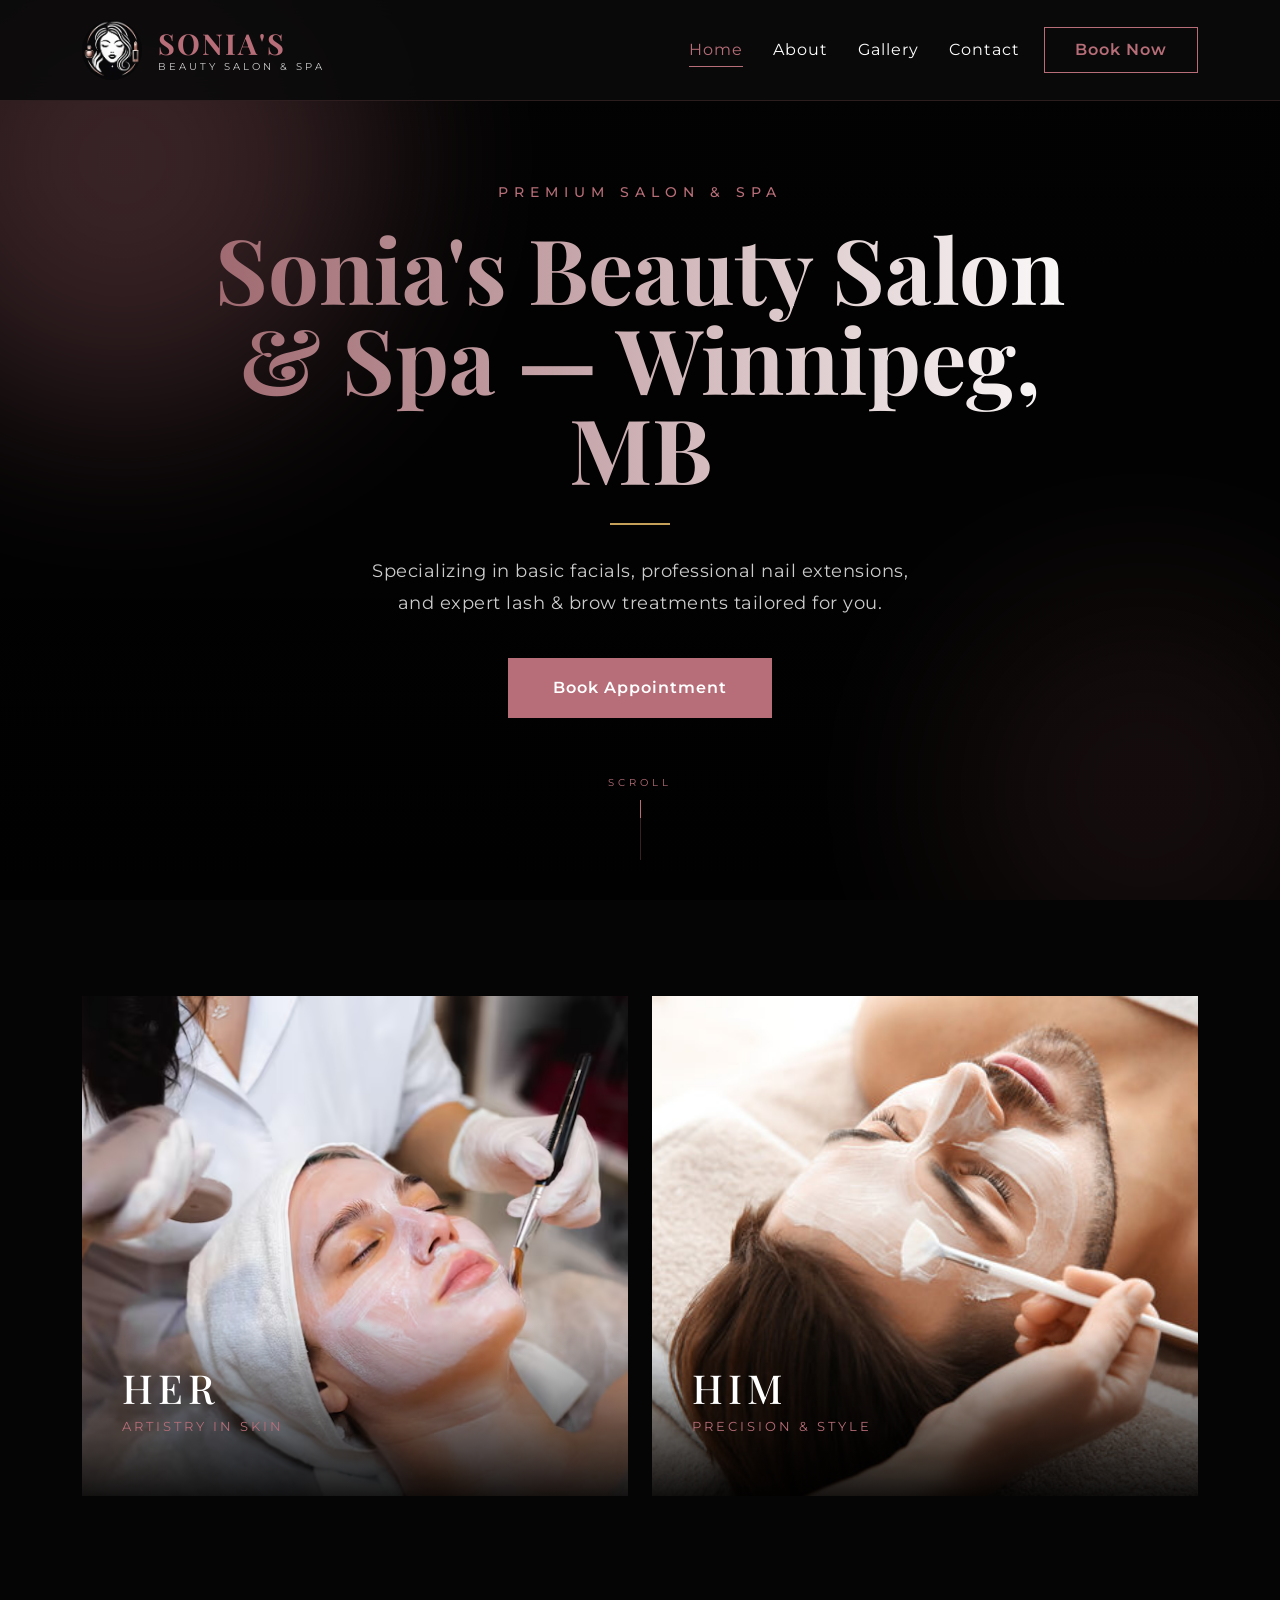
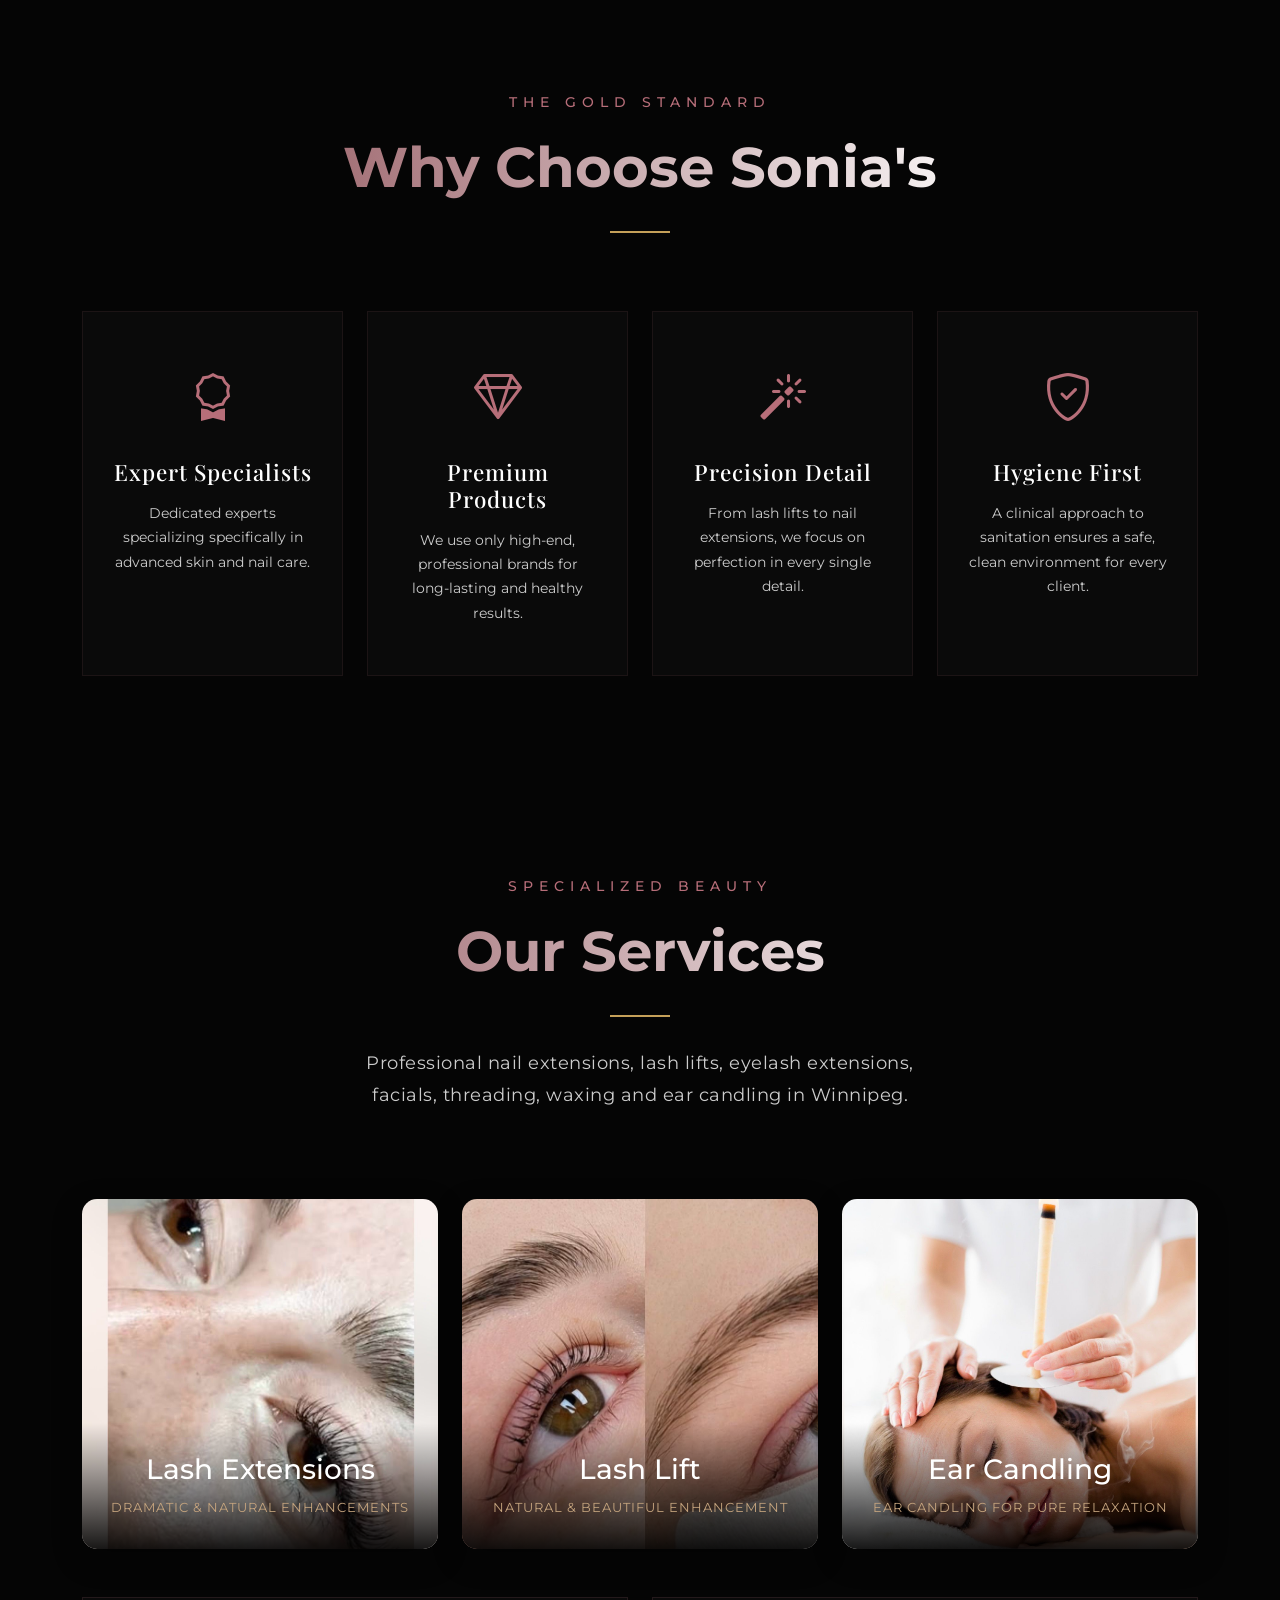
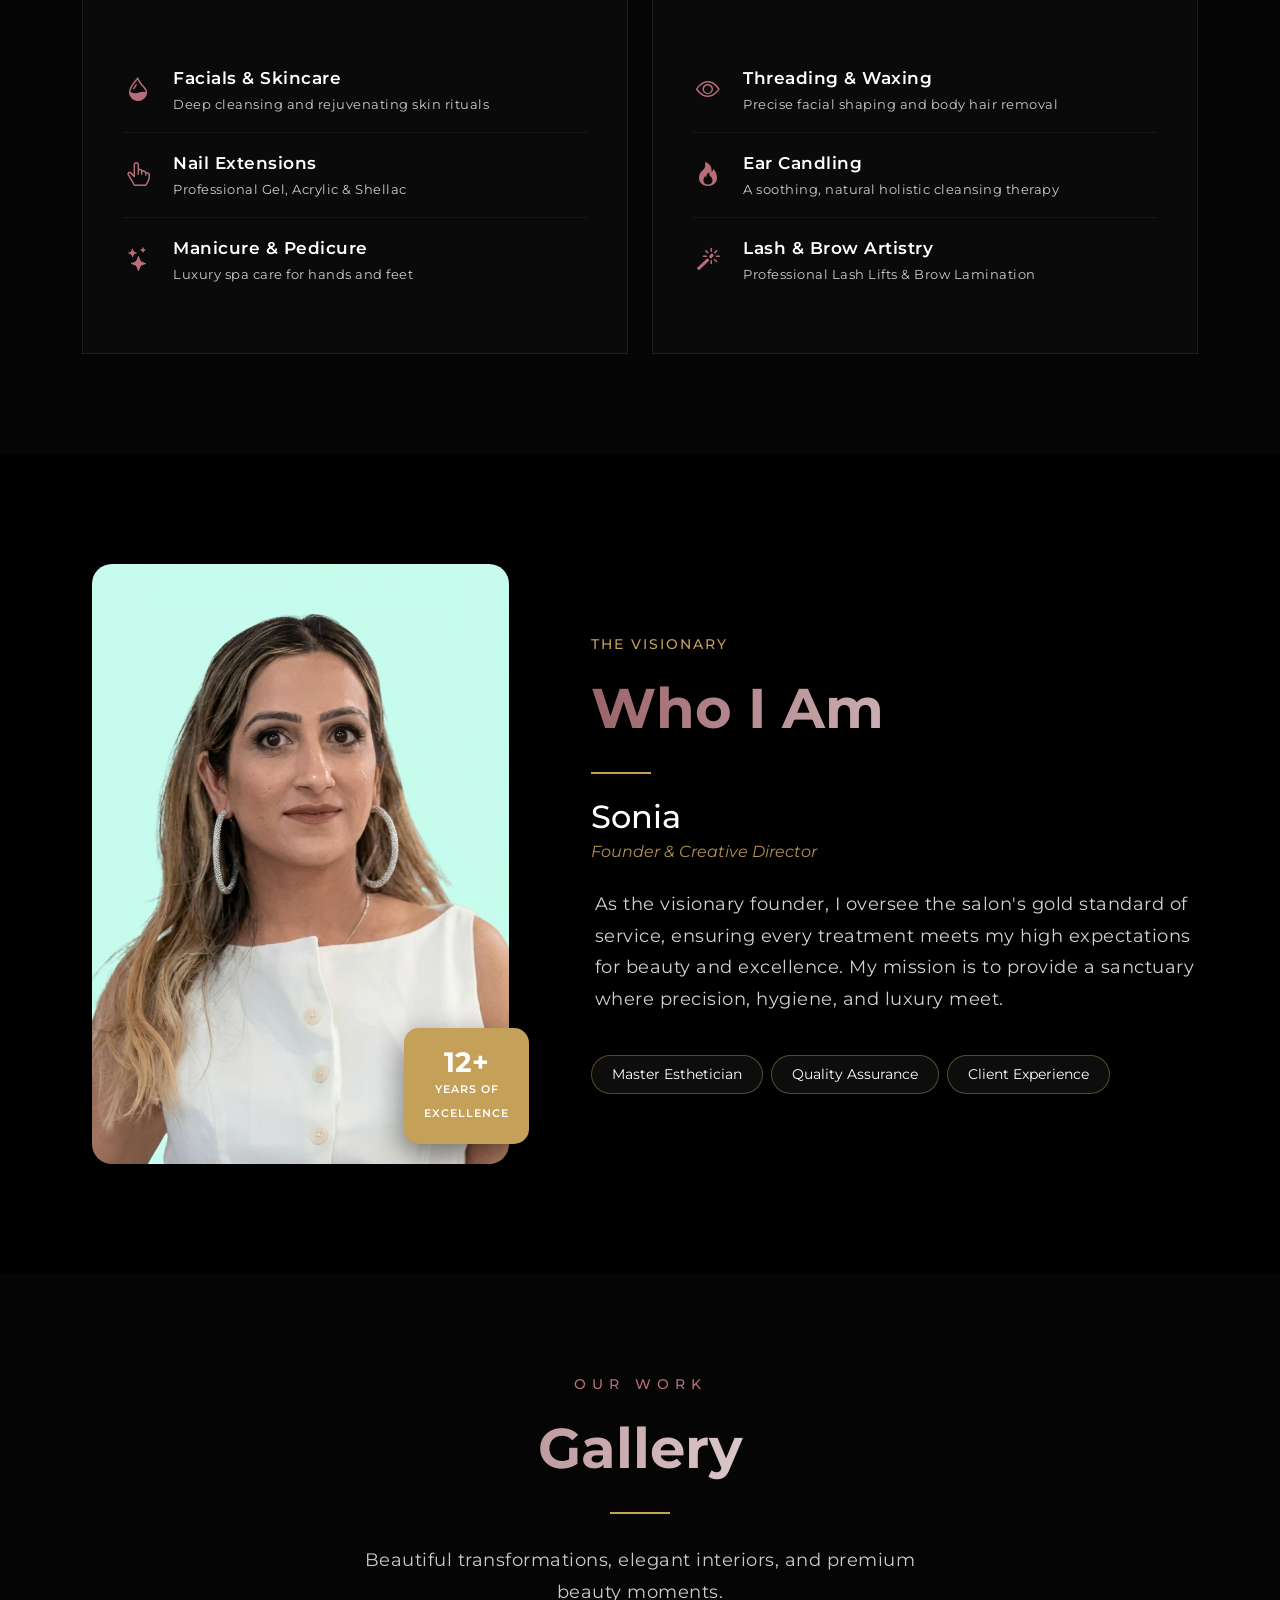
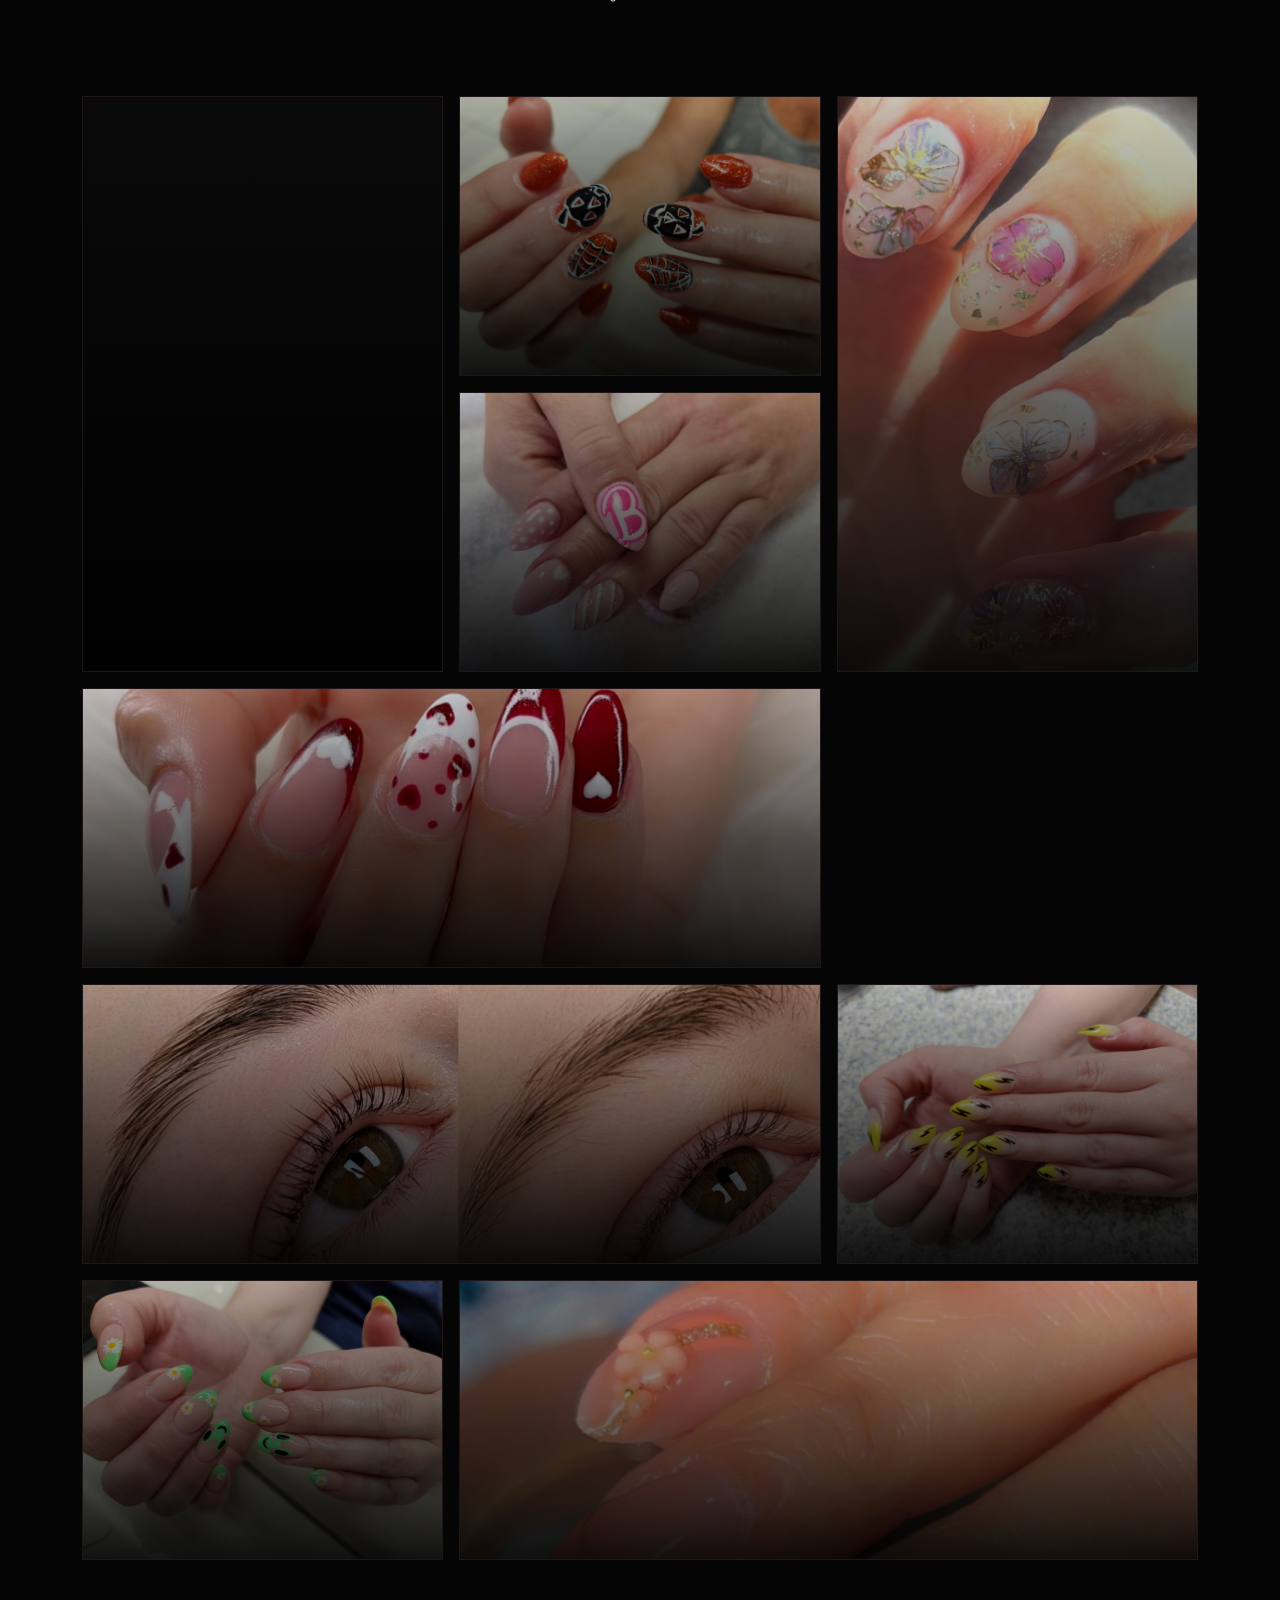
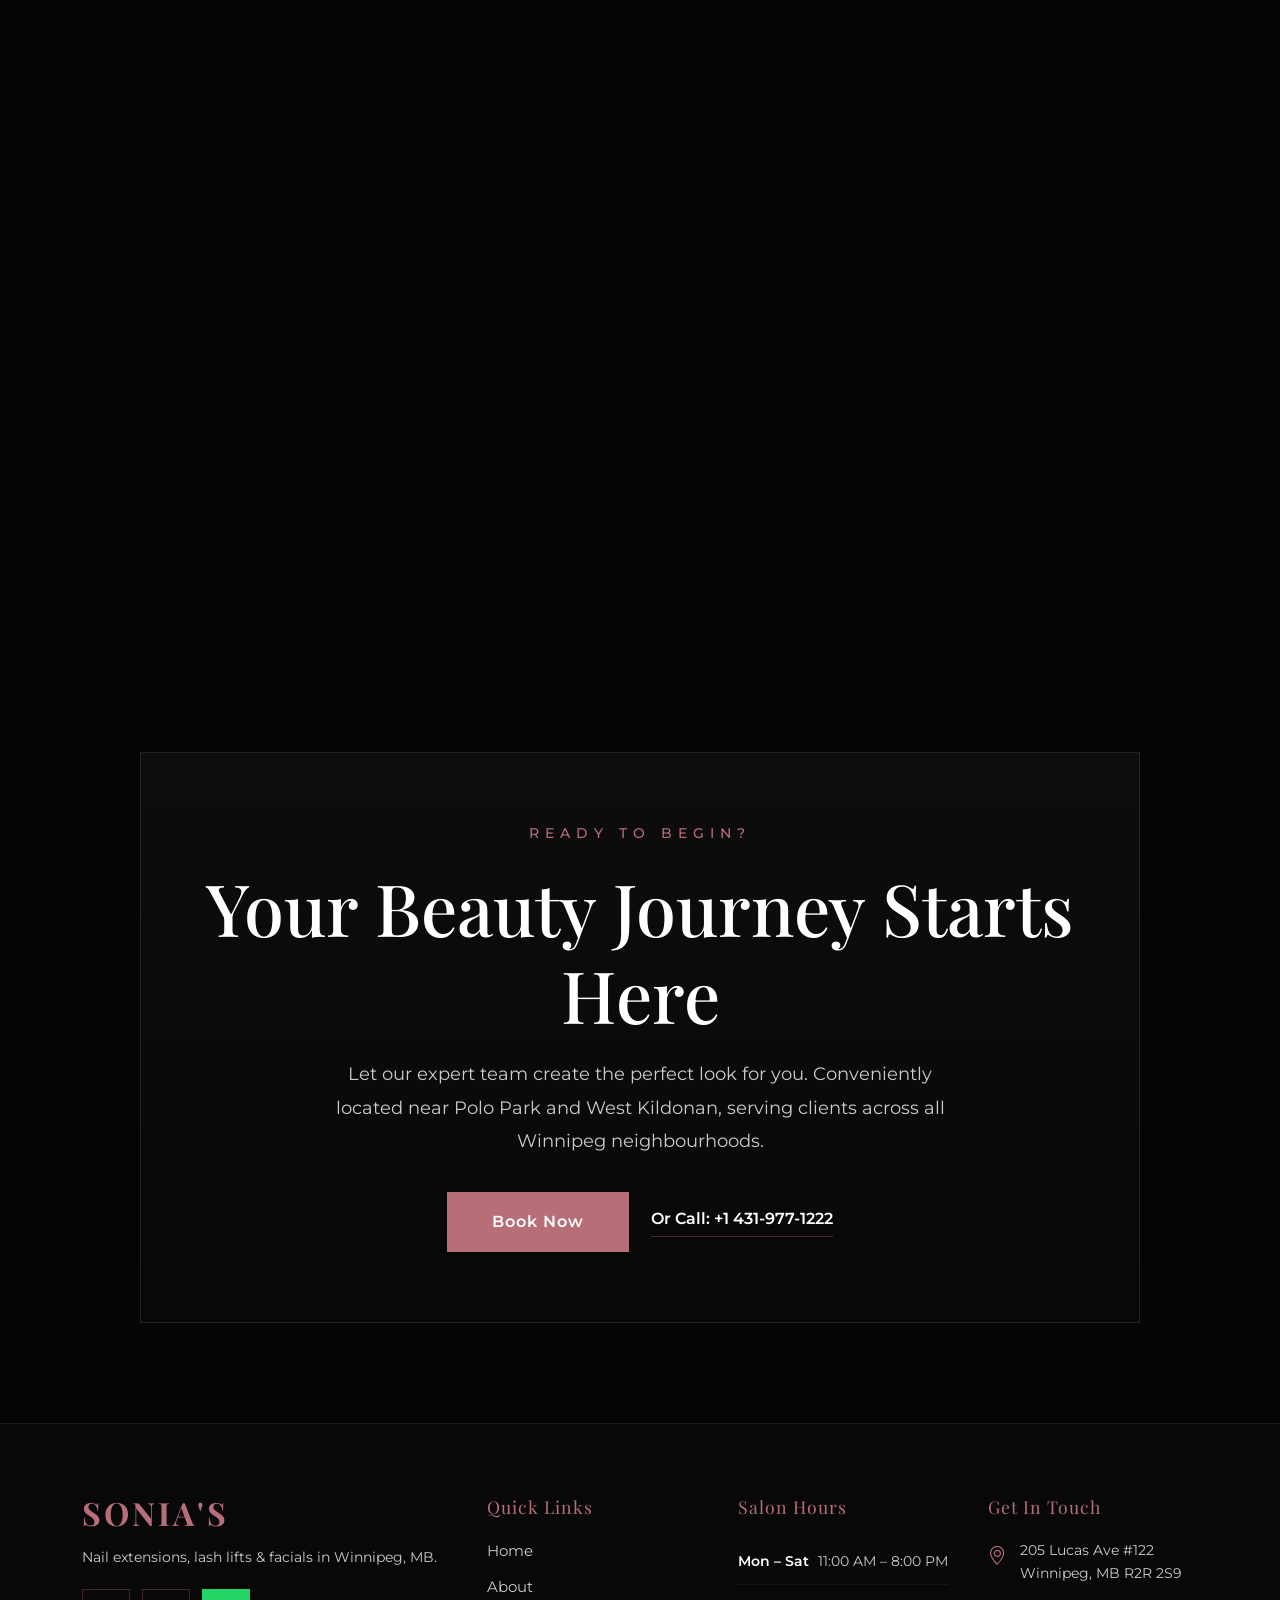
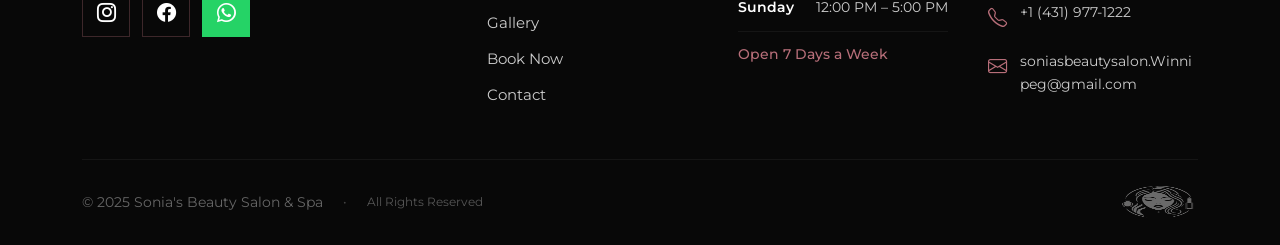
<file: index.html>
<!DOCTYPE html>
<html lang="en">

<head>
    <meta charset="UTF-8">
    <meta name="viewport" content="width=device-width, initial-scale=1.0">

    <!-- ============================================================
       SEO: PRIMARY META TAGS
  ============================================================ -->
    <title>Nail Extensions & Lash Lifts Winnipeg | Sonia's Beauty Salon & Spa</title>
    <meta name="description"
        content="Sonia's Beauty Salon & Spa in Winnipeg, MB — expert nail extensions, lash lifts, eyelash extensions, facials, threading & ear candling. Open 7 days. Book online or call +1 431-977-1222.">
    <meta name="keywords"
        content="beauty salon Winnipeg, nail extensions Winnipeg, lash lift Winnipeg, eyelash extensions Winnipeg, facial Winnipeg, threading Winnipeg, waxing Winnipeg, ear candling Winnipeg, spa Winnipeg, Sonia's salon">
    <meta name="author" content="Sonia's Beauty Salon & Spa">
    <meta name="robots" content="index, follow, max-snippet:-1, max-image-preview:large, max-video-preview:-1">

    <!-- ============================================================
       SEO: CANONICAL URL — prevents duplicate content issues
  ============================================================ -->
    <link rel="canonical" href="https://www.soniabeautysalon.ca/">

    <!-- ============================================================
       SEO: GEO / LOCAL META TAGS — tells Google your location
  ============================================================ -->
    <meta name="geo.region" content="CA-MB">
    <meta name="geo.placename" content="Winnipeg, Manitoba, Canada">
    <meta name="geo.position" content="49.8951;-97.1384">
    <meta name="ICBM" content="49.8951, -97.1384">

    <!-- ============================================================
       AEO: OPEN GRAPH — for Facebook, WhatsApp, Instagram shares
  ============================================================ -->
    <meta property="og:type" content="website">
    <meta property="og:url" content="https://www.soniabeautysalon.ca/">
    <meta property="og:title" content="Sonia's Beauty Salon & Spa | Winnipeg">
    <meta property="og:description"
        content="Expert nail extensions, lash lifts, facials & more in Winnipeg. Book your appointment online today.">
    <meta property="og:image" content="https://www.soniabeautysalon.ca/assets/image/og-image.webp">
    <meta property="og:image:width" content="1200">
    <meta property="og:image:height" content="630">
    <meta property="og:site_name" content="Sonia's Beauty Salon & Spa">
    <meta property="og:locale" content="en_CA">

    <!-- ============================================================
       AEO: TWITTER / X CARD — for Twitter/X shares
  ============================================================ -->
    <meta name="twitter:card" content="summary_large_image">
    <meta name="twitter:title" content="Sonia's Beauty Salon & Spa | Winnipeg">
    <meta name="twitter:description"
        content="Expert nail extensions, lash lifts, facials & more in Winnipeg. Book your appointment online today.">
    <meta name="twitter:image" content="https://www.soniabeautysalon.ca/assets/image/og-image.webp">

    <!-- ============================================================
       SEO: STRUCTURED DATA — LocalBusiness + BeautySalon (JSON-LD)
       This is the MOST IMPORTANT tag for local SEO & AEO.
       Google, ChatGPT, Siri all read this to confirm your business.
  ============================================================ -->
    <script type="application/ld+json">
  {
    "@context": "https://schema.org",
    "@type": ["LocalBusiness", "BeautySalon"],
    "@id": "https://www.soniabeautysalon.ca/#business",
    "name": "Sonia's Beauty Salon & Spa",
    "alternateName": "Sonia's Salon",
    "description": "Sonia's Beauty Salon & Spa in Winnipeg offers basic nail extensions, eyelash extensions, lash lifts, basic facials, threading, waxing, manicures, pedicures, brow lamination, and ear candling. Open 7 days a week.",
    "url": "https://soniabeautysalon.ca",
    "telephone": "+14319771222",
    "email": "soniasbeautysalon.Winnipeg@gmail.com",
    "image": "https://www.soniabeautysalon.ca/assets/image/og-image.webp",
    "logo": "https://www.soniabeautysalon.ca/assets/image/logo.webp",
    "priceRange": "$$",
    "currenciesAccepted": "CAD",
    "paymentAccepted": "Cash, Credit Card, Debit Card",
    "address": {
      "@type": "PostalAddress",
      "streetAddress": "205 Lucas Ave #122",
      "addressLocality": "Winnipeg",
      "addressRegion": "MB",
      "postalCode": "R2R 2S9",
      "addressCountry": "CA"
    },
    "geo": {
      "@type": "GeoCoordinates",
      "latitude": 49.8951,
      "longitude": -97.1384
    },
    "openingHoursSpecification": [
      {
        "@type": "OpeningHoursSpecification",
        "dayOfWeek": ["Monday","Tuesday","Wednesday","Thursday","Friday","Saturday"],
        "opens": "11:00",
        "closes": "20:00"
      },
      {
        "@type": "OpeningHoursSpecification",
        "dayOfWeek": "Monday",
        "opens": "11:00",
        "closes": "19:00"
      },
      {
        "@type": "OpeningHoursSpecification",
        "dayOfWeek": "Sunday",
        "opens": "12:00",
        "closes": "17:00"
      }
    ],
    "sameAs": [
      "https://www.instagram.com/soniasbeautysalonandspa/",
      "https://www.facebook.com/p/Sonias-Beauty-Salon-and-Spa-61578722960860/"
    ],
    "hasMap": "https://maps.app.goo.gl/iKQvzD7KT3RBDsA97",
    "areaServed": {
      "@type": "City",
      "name": "Winnipeg"
    },
    "founder": {
      "@type": "Person",
      "name": "Sonia",
      "jobTitle": "Founder & Creative Director"
    },
    "aggregateRating": {
      "@type": "AggregateRating",
      "ratingValue": "5.0",
      "reviewCount": "42",
      "bestRating": "5",
      "worstRating": "1"
    },
    "knowsAbout": [
      "Nail Extensions",
      "Eyelash Extensions",
      "Lash Lift",
      "Facials",
      "Threading",
      "Waxing",
      "Manicure",
      "Pedicure",
      "Brow Lamination",
      "Ear Candling"
    ]
  }
  </script>

    <!-- ============================================================
       AEO: FAQ SCHEMA — AI tools (ChatGPT, Siri, Google AI Overview)
       pull DIRECTLY from this to answer "best nail salon Winnipeg"
       type questions. Each question = a potential zero-click answer.
  ============================================================ -->
    <script type="application/ld+json">
  {
    "@context": "https://schema.org",
    "@type": "FAQPage",
    "mainEntity": [
      {
        "@type": "Question",
        "name": "What services does Sonia's Beauty Salon offer in Winnipeg?",
        "acceptedAnswer": {
          "@type": "Answer",
          "text": "Sonia's Beauty Salon & Spa in Winnipeg offers nail extensions (gel, acrylic & shellac), eyelash extensions, lash lifts, brow lamination, basic facials, threading, waxing, manicures, pedicures, and ear candling."
        }
      },
      {
        "@type": "Question",
        "name": "Where is Sonia's Beauty Salon located in Winnipeg?",
        "acceptedAnswer": {
          "@type": "Answer",
          "text": "Sonia's Beauty Salon & Spa is located at 205 Lucas Ave #122, Winnipeg, MB R2R 2S9, Canada."
        }
      },
      {
        "@type": "Question",
        "name": "What are Sonia's Beauty Salon's hours?",
        "acceptedAnswer": {
          "@type": "Answer",
          "text": "Sonia's Beauty Salon is open Monday to Saturday from 11:00 AM to 8:00 PM, and Sunday from 12:00 PM to 5:00 PM. Open 7 days a week."
        }
      },
      {
        "@type": "Question",
        "name": "How do I book an appointment at Sonia's Beauty Salon Winnipeg?",
        "acceptedAnswer": {
          "@type": "Answer",
          "text": "You can book an appointment online at our website, call us at +1 431-977-1222, or message us on WhatsApp. Walk-ins are also welcome based on availability."
        }
      },
      {
        "@type": "Question",
        "name": "Does Sonia's Beauty Salon do nail extensions in Winnipeg?",
        "acceptedAnswer": {
          "@type": "Answer",
          "text": "Yes, Sonia's Beauty Salon specializes in professional nail extensions including gel, acrylic, and shellac options, performed by expert nail technicians in Winnipeg."
        }
      },
      {
        "@type": "Question",
        "name": "Does Sonia's salon offer lash lifts in Winnipeg?",
        "acceptedAnswer": {
          "@type": "Answer",
          "text": "Yes, Sonia's Beauty Salon & Spa offers professional lash lifts, eyelash extensions, and brow lamination treatments in Winnipeg."
        }
      },
      {
        "@type": "Question",
        "name": "What is ear candling and does Sonia's offer it?",
        "acceptedAnswer": {
          "@type": "Answer",
          "text": "Ear candling is a holistic therapy that uses a hollow candle to gently cleanse the ear canal. Yes, Sonia's Beauty Salon & Spa in Winnipeg offers ear candling as part of their wellness treatments."
        }
      }
    ]
  }
  </script>

    <!-- ============================================================
       AEO: BREADCRUMB SCHEMA — helps Google show site structure
  ============================================================ -->
    <script type="application/ld+json">
  {
    "@context": "https://schema.org",
    "@type": "BreadcrumbList",
    "itemListElement": [
      {
        "@type": "ListItem",
        "position": 1,
        "name": "Home",
        "item": "https://www.soniabeautysalon.ca/"
      }
    ]
  }
  </script>

    <!-- ============================================================
       SEO: PERFORMANCE — preconnect to speed up font/CDN loading
       Faster page = better Google ranking (Core Web Vitals)
  ============================================================ -->
    <link rel="preconnect" href="https://fonts.googleapis.com">
    <link rel="preconnect" href="https://fonts.gstatic.com" crossorigin>
    <link rel="preconnect" href="https://cdn.jsdelivr.net">
    <link rel="dns-prefetch" href="https://cdn.jsdelivr.net">

    <!-- Bootstrap CSS -->
    <link href="https://cdn.jsdelivr.net/npm/bootstrap@5.0.2/dist/css/bootstrap.min.css" rel="stylesheet"
        integrity="sha384-EVSTQN3/azprG1Anm3QDgpJLIm9Nao0Yz1ztcQTwFspd3yD65VohhpuuCOmLASjC" crossorigin="anonymous">

    <!-- SEO: Favicon set — multiple sizes for all devices -->
    <link rel="icon" href="/favicon.ico" type="image/x-icon">
    <link rel="icon" href="/assets/image/favicon-32x32.png" sizes="32x32" type="image/png">
    <link rel="icon" href="/assets/image/favicon-16x16.png" sizes="16x16" type="image/png">
    <link rel="apple-touch-icon" href="/assets/image/apple-touch-icon.png">

    <!-- Bootstrap Icons -->
    <link href="https://cdn.jsdelivr.net/npm/bootstrap-icons@1.11.3/font/bootstrap-icons.css" rel="stylesheet">

    <!-- Google Fonts -->
    <link
        href="https://fonts.googleapis.com/css2?family=Playfair+Display:ital,wght@0,400;0,700;1,400&family=Montserrat:wght@300;400;600&display=swap"
        rel="stylesheet">

    <!-- Your Custom CSS -->
    <link rel="stylesheet" href="/assets/css/style.css">
    <!-- Google tag (gtag.js) -->
    <script async src="https://www.googletagmanager.com/gtag/js?id=G-L8GCNNDXYY"></script>
    <script>
        window.dataLayer = window.dataLayer || [];
        function gtag() { dataLayer.push(arguments); }
        gtag('js', new Date());

        gtag('config', 'G-L8GCNNDXYY');
    </script>

</head>

<body>
    <!-- LUXURY BRAND PRELOADER -->
    <div id="loader-wrapper">
        <div class="loader-content">
            <div class="logo-container">
                <!-- SEO FIX: descriptive alt text -->
                <img src="/assets/image/logowehite.webp" alt="Sonia's Beauty Salon and Spa logo" class="loader-logo-img"
                    width="200" height="80">
                <div class="logo-glow"></div>
            </div>
            <div class="loader-status">
                <span class="loader-brand">SONIA'S</span>
                <div class="loader-line-container">
                    <div class="loader-line-fill"></div>
                </div>
                <span class="loader-msg">Preparing Your Beauty Experience</span>
            </div>
        </div>
    </div>

    <header class="luxury-header">
        <div class="container d-flex justify-content-between align-items-center">

            <!-- SEO: logo alt text improved + width/height for CWV -->
            <a class="navbar-brand d-flex align-items-center" href="/" aria-label="Sonia's Beauty Salon & Spa - Home">
                <img src="/assets/image/icon.webp" alt="Sonia's Beauty Salon & Spa logo" class="logo-img" width="50"
                    height="50">
                <div class="brand-text ms-3">
                    <span class="brand-name">SONIA'S</span>
                    <span class="brand-sub">Beauty Salon & Spa</span>
                </div>
            </a>

            <!-- Desktop Nav — SEO: aria-label on nav -->
            <nav class="desktop-nav d-none d-lg-flex align-items-center" aria-label="Main navigation">
                <a class="nav-link active" href="/" aria-current="page">Home</a>
                <a class="nav-link" href="/about">About</a>
                <a class="nav-link" href="/gallery">Gallery</a>
                <a class="nav-link" href="/contact">Contact</a>
                <a href="/book-now" class="btn booknow-btn ms-4">Book Now</a>
            </nav>

            <button class="menu-btn" id="menuBtn" aria-label="Toggle navigation menu" aria-expanded="false"
                aria-controls="mobileOverlay">
                <span class="line"></span>
                <span class="line"></span>
                <span class="line"></span>
            </button>
        </div>

        <!-- Mobile Menu -->
        <div class="mobile-overlay" id="mobileOverlay" role="navigation" aria-label="Mobile navigation">
            <ul class="mobile-nav-list">
                <li><a href="/">Home</a></li>
                <li><a href="/about">About</a></li>
                <li><a href="/gallery">Gallery</a></li>
                <li><a href="/contact">Contact</a></li>
                <li><a href="/book-now" class="btn booknow-btn">Book Now</a></li>
            </ul>
        </div>
    </header>

    <!-- SEO: main landmark for screen readers & crawlers -->
    <main>

        <section class="hero-wrap" aria-label="Hero - Sonia's Beauty Salon Winnipeg">
            <div class="hero-bg-image" role="presentation"></div>
            <div class="orb orb-1" role="presentation"></div>
            <div class="orb orb-2" role="presentation"></div>

            <div class="container">
                <div class="row min-vh-100 align-items-center justify-content-center">
                    <div class="col-lg-10 text-center">
                        <div class="hero-content">
                            <span class="hero-tag animate-item">Premium Salon & Spa</span>

                            <!-- SEO FIX: H1 now includes location keyword -->
                            <h1 class="hero-title shimmer-text animate-item">Sonia's Beauty Salon & Spa — Winnipeg, MB

                                <!-- SEO: H2 sub-heading with keywords -->
                            </h1>
                            <div class="hero-line animate-item"></div>
                            <p class="hero-desc animate-item">
                                Specializing in basic facials, professional nail extensions,<br
                                    class="d-none d-md-block">
                                and expert lash &amp; brow treatments tailored for you.
                            </p>
                            <div class="hero-btns animate-item">
                                <a href="/book-now" class="btn-premium"
                                    aria-label="Book a beauty appointment at Sonia's Salon Winnipeg">
                                    <span>Book Appointment</span>
                                </a>
                            </div>
                        </div>
                    </div>
                </div>
            </div>

            <div class="scroll-down" aria-hidden="true">
                <span class="scroll-text">Scroll</span>
                <div class="scroll-bar"></div>
            </div>
        </section>

        <!-- Experience Section -->
        <section class="experience-sec py-5" aria-label="Services for her and him">
            <div class="container py-5">
                <div class="row g-4">
                    <div class="col-md-6">
                        <div class="exp-card animate-on-scroll">
                            <!-- SEO FIX: descriptive alt text with keyword -->
                            <img src="/assets/image/woman-face.avif"
                                alt="Women's beauty treatments at Sonia's salon Winnipeg" loading="lazy" width="600"
                                height="400">
                            <div class="exp-content">
                                <h3>HER</h3>
                                <p>Artistry in Skin</p>
                            </div>
                        </div>
                    </div>
                    <div class="col-md-6">
                        <div class="exp-card animate-on-scroll">
                            <!-- SEO FIX: descriptive alt text with keyword -->
                            <img src="/assets/image/man-face.jpg" alt="Men's grooming and skincare services Winnipeg"
                                loading="lazy" width="600" height="400">
                            <div class="exp-content">
                                <h3>HIM</h3>
                                <p>Precision &amp; Style</p>
                            </div>
                        </div>
                    </div>
                </div>
            </div>
        </section>

        <!-- Why Choose Sonia's -->
        <section class="why-choose-sec py-100" aria-label="Why choose Sonia's Beauty Salon">
            <div class="container">
                <div class="row justify-content-center mb-5">
                    <div class="col-lg-8 text-center">
                        <span class="hero-tag animate-on-scroll">The Gold Standard</span>
                        <h2 class="shimmer-text display-4 font-playfair fw-bold animate-on-scroll">Why Choose Sonia's
                        </h2>
                        <div class="hero-line mx-auto animate-on-scroll"></div>
                    </div>
                </div>
                <div class="row g-4">
                    <div class="col-md-6 col-lg-3">
                        <div class="feature-card animate-on-scroll">
                            <div class="feature-icon"><i class="bi bi-award" aria-hidden="true"></i></div>
                            <h3 class="feature-title">Expert Specialists</h3>
                            <p class="feature-text">Dedicated experts specializing specifically in advanced skin and
                                nail care.</p>
                        </div>
                    </div>
                    <div class="col-md-6 col-lg-3">
                        <div class="feature-card animate-on-scroll">
                            <div class="feature-icon"><i class="bi bi-gem" aria-hidden="true"></i></div>
                            <h3 class="feature-title">Premium Products</h3>
                            <p class="feature-text">We use only high-end, professional brands for long-lasting and
                                healthy results.</p>
                        </div>
                    </div>
                    <div class="col-md-6 col-lg-3">
                        <div class="feature-card animate-on-scroll">
                            <div class="feature-icon"><i class="bi bi-magic" aria-hidden="true"></i></div>
                            <h3 class="feature-title">Precision Detail</h3>
                            <p class="feature-text">From lash lifts to nail extensions, we focus on perfection in every
                                single detail.</p>
                        </div>
                    </div>
                    <div class="col-md-6 col-lg-3">
                        <div class="feature-card animate-on-scroll">
                            <div class="feature-icon"><i class="bi bi-shield-check" aria-hidden="true"></i></div>
                            <h3 class="feature-title">Hygiene First</h3>
                            <p class="feature-text">A clinical approach to sanitation ensures a safe, clean environment
                                for every client.</p>
                        </div>
                    </div>
                </div>
            </div>
        </section>

        <!-- Services Section -->
        <section class="services-preview-sec py-100" id="services" aria-label="Our beauty services in Winnipeg">
            <div class="container">
                <div class="row justify-content-center mb-5">
                    <div class="col-lg-8 text-center">
                        <span class="hero-tag animate-on-scroll">Specialized Beauty</span>
                        <h2 class="shimmer-text display-4 font-playfair fw-bold animate-on-scroll">Our Services</h2>
                        <div class="hero-line mx-auto animate-on-scroll"></div>
                        <p class="hero-desc mt-3 animate-on-scroll">
                            Professional nail extensions, lash lifts, eyelash extensions, facials, threading, waxing and
                            ear candling in Winnipeg.
                        </p>
                    </div>
                </div>

                <div class="row g-4 mb-5">
                    <div class="col-md-4">
                        <div class="service-image-card animate-on-scroll">
                            <div class="img-wrapper">
                                <!-- SEO FIX: descriptive alt text -->
                                <img src="/assets/image/eyelash-extensions.jfif"
                                    alt="Professional eyelash extensions at Sonia's Beauty Salon Winnipeg"
                                    class="img-fluid" loading="lazy" width="400" height="300">
                                <div class="img-caption">
                                    <h3>Lash Extensions</h3>
                                    <span>DRAMATIC &amp; NATURAL ENHANCEMENTS</span>
                                </div>
                            </div>
                        </div>
                    </div>
                    <div class="col-md-4">
                        <div class="service-image-card animate-on-scroll">
                            <div class="img-wrapper">
                                <!-- SEO FIX: descriptive alt text -->
                                <img src="/assets/image/brow-shaping.jfif"
                                    alt="Lash lift treatment Winnipeg beauty salon" class="img-fluid" loading="lazy"
                                    width="400" height="300">
                                <div class="img-caption">
                                    <h3>Lash Lift</h3>
                                    <span>NATURAL &amp; BEAUTIFUL ENHANCEMENT</span>
                                </div>
                            </div>
                        </div>
                    </div>
                    <div class="col-md-4">
                        <div class="service-image-card animate-on-scroll">
                            <div class="img-wrapper">
                                <!-- SEO FIX: descriptive alt text -->
                                <img src="/assets/image/ear-candling.jfif"
                                    alt="Ear candling holistic therapy Winnipeg spa" class="img-fluid" loading="lazy"
                                    width="400" height="300">
                                <div class="img-caption">
                                    <h3>Ear Candling</h3>
                                    <span>Ear candling for pure relaxation</span>
                                </div>
                            </div>
                        </div>
                    </div>
                </div>

                <div class="row g-4">
                    <div class="col-md-6">
                        <div class="service-gender-card animate-on-scroll h-100">
                            <div class="service-list">
                                <div class="service-line-item">
                                    <i class="bi bi-droplet-half" aria-hidden="true"></i>
                                    <div>
                                        <span class="service-name">Facials &amp; Skincare</span>
                                        <span class="service-tag">Deep cleansing and rejuvenating skin rituals</span>
                                    </div>
                                </div>
                                <div class="service-line-item">
                                    <i class="bi bi-hand-index-thumb" aria-hidden="true"></i>
                                    <div>
                                        <span class="service-name">Nail Extensions</span>
                                        <span class="service-tag">Professional Gel, Acrylic &amp; Shellac</span>
                                    </div>
                                </div>
                                <div class="service-line-item">
                                    <i class="bi bi-stars" aria-hidden="true"></i>
                                    <div>
                                        <span class="service-name">Manicure &amp; Pedicure</span>
                                        <span class="service-tag">Luxury spa care for hands and feet</span>
                                    </div>
                                </div>
                            </div>
                        </div>
                    </div>
                    <div class="col-md-6">
                        <div class="service-gender-card animate-on-scroll h-100">
                            <div class="service-list">
                                <div class="service-line-item">
                                    <i class="bi bi-eye" aria-hidden="true"></i>
                                    <div>
                                        <span class="service-name">Threading &amp; Waxing</span>
                                        <span class="service-tag">Precise facial shaping and body hair removal</span>
                                    </div>
                                </div>
                                <div class="service-line-item">
                                    <i class="bi bi-fire" aria-hidden="true"></i>
                                    <div>
                                        <span class="service-name">Ear Candling</span>
                                        <span class="service-tag">A soothing, natural holistic cleansing therapy</span>
                                    </div>
                                </div>
                                <div class="service-line-item">
                                    <i class="bi bi-magic" aria-hidden="true"></i>
                                    <div>
                                        <span class="service-name">Lash &amp; Brow Artistry</span>
                                        <span class="service-tag">Professional Lash Lifts &amp; Brow Lamination</span>
                                    </div>
                                </div>
                            </div>
                        </div>
                    </div>
                </div>
            </div>
        </section>

        <!-- About the Founder -->
        <section class="founder-sec py-100 bg-black text-white" aria-label="About Sonia, founder of the salon">
            <div class="container">
                <div class="row align-items-center g-5">
                    <div class="col-lg-5">
                        <div class="founder-photo-wrapper animate-on-scroll">
                            <!-- SEO FIX: descriptive alt text -->
                            <img src="/assets/image/soniaOwner.png"
                                alt="Sonia, founder of Sonia's Beauty Salon and Spa Winnipeg"
                                class="founder-img shadow-lg" loading="lazy" width="500" height="600">
                            <div class="experience-badge">
                                <span class="number">12+</span>
                                <span class="text">Years of<br>Excellence</span>
                            </div>
                        </div>
                    </div>
                    <div class="col-lg-7">
                        <div class="founder-content ps-lg-4">
                            <span class="hero-tag text-gold animate-on-scroll">The Visionary</span>
                            <h2 class="shimmer-text display-4 font-playfair fw-bold animate-on-scroll">Who I Am</h2>
                            <div class="hero-line animate-on-scroll mb-4" style="margin-left: 0;"></div>
                            <h3 class="founder-name h2 mb-1">Sonia</h3>
                            <p class="founder-title text-gold-faded mb-4">Founder &amp; Creative Director</p>
                            <p class="hero-desc text-light-muted animate-on-scroll">
                                As the visionary founder, I oversee the salon's gold standard of service,
                                ensuring every treatment meets my high expectations for beauty and excellence.
                                My mission is to provide a sanctuary where precision, hygiene, and luxury meet.
                            </p>
                            <div class="founder-specialties mt-4">
                                <div class="d-flex flex-wrap gap-2">
                                    <span class="specialty-tag">Master Esthetician</span>
                                    <span class="specialty-tag">Quality Assurance</span>
                                    <span class="specialty-tag">Client Experience</span>
                                </div>
                            </div>
                        </div>
                    </div>
                </div>
            </div>
        </section>

        <!-- Gallery -->
        <section class="gallery-sec py-100" aria-label="Gallery of Sonia's salon work">
            <div class="container">
                <div class="row justify-content-center mb-5">
                    <div class="col-lg-8 text-center">
                        <span class="hero-tag animate-on-scroll">Our Work</span>
                        <h2 class="shimmer-text display-4 font-playfair fw-bold animate-on-scroll">Gallery</h2>
                        <div class="hero-line mx-auto animate-on-scroll"></div>
                        <p class="hero-desc mt-3 animate-on-scroll">
                            Beautiful transformations, elegant interiors, and premium beauty moments.
                        </p>
                    </div>
                </div>
                <div class="gallery-masonry" id="galleryGrid" aria-label="Photo gallery">
                    <!-- Items loaded from gallery.json -->
                </div>
            </div>
        </section>

        <!-- CTA -->
        <section class="final-cta-sec py-100" aria-label="Book an appointment">
            <div class="container">
                <div class="cta-box animate-on-scroll">
                    <span class="hero-tag">Ready to Begin?</span>
                    <h2 class="cta-title font-playfair">Your Beauty Journey Starts Here</h2>
                    <p class="cta-text">
                        Let our expert team create the perfect look for you. Conveniently located near Polo Park
                        and West Kildonan, serving clients across all Winnipeg neighbourhoods.
                    </p>
                    <div class="cta-actions">
                        <a href="/book-now" class="btn-premium"
                            aria-label="Book an appointment at Sonia's Beauty Salon Winnipeg">
                            <span>Book Now</span>
                        </a>
                        <a href="tel:+14319771222" class="cta-phone">
                            Or Call: +1 431-977-1222
                        </a>
                    </div>
                </div>
            </div>
        </section>

    </main><!-- /main -->

    <footer class="luxury-footer" aria-label="Footer — Sonia's Beauty Salon & Spa">
        <div class="container">
            <div class="footer-main">

                <div class="footer-brand-section">
                    <h3 class="footer-logo">SONIA'S</h3>
                    <!-- SEO FIX: keyword-rich tagline -->
                    <p class="footer-tagline">Nail extensions, lash lifts &amp; facials in Winnipeg, MB.</p>
                    <div class="footer-social-links">
                        <a href="https://www.instagram.com/soniasbeautysalonandspa/" target="_blank"
                            rel="noopener noreferrer" aria-label="Sonia's Beauty Salon on Instagram">
                            <i class="bi bi-instagram" aria-hidden="true"></i>
                        </a>
                        <a href="https://www.facebook.com/p/Sonias-Beauty-Salon-and-Spa-61578722960860/" target="_blank"
                            rel="noopener noreferrer" aria-label="Sonia's Beauty Salon on Facebook">
                            <i class="bi bi-facebook" aria-hidden="true"></i>
                        </a>
                        <a href="https://wa.me/14319771222" target="_blank" rel="noopener noreferrer"
                            class="whatsapp-btn" aria-label="Contact Sonia's Beauty Salon on WhatsApp">
                            <i class="bi bi-whatsapp" aria-hidden="true"></i>
                        </a>
                    </div>
                </div>

                <div class="footer-columns">
                    <div class="footer-column">
                        <button class="footer-toggle" onclick="toggleFooterSection(this)" aria-expanded="false">
                            <span class="footer-heading">Quick Links</span>
                            <i class="bi bi-chevron-down toggle-icon" aria-hidden="true"></i>
                        </button>
                        <div class="footer-content">
                            <ul class="footer-menu">
                                <li><a href="/">Home</a></li>
                                <li><a href="/about">About</a></li>
                                <li><a href="/gallery">Gallery</a></li>
                                <li><a href="/book-now">Book Now</a></li>
                                <li><a href="/contact">Contact</a></li>
                            </ul>
                        </div>
                    </div>

                    <div class="footer-column">
                        <button class="footer-toggle" onclick="toggleFooterSection(this)" aria-expanded="false">
                            <span class="footer-heading">Salon Hours</span>
                            <i class="bi bi-chevron-down toggle-icon" aria-hidden="true"></i>
                        </button>
                        <div class="footer-content">
                            <div class="footer-hours-block">
                                <div class="hours-row">
                                    <span class="day">Mon – Sat</span>
                                    <span>11:00 AM – 8:00 PM</span>
                                </div>
                                <div class="hours-row">
                                    <span class="day">Sunday</span>
                                    <span>12:00 PM – 5:00 PM</span>
                                </div>
                                <p class="open-status">Open 7 Days a Week</p>
                            </div>
                        </div>
                    </div>

                    <div class="footer-column">
                        <button class="footer-toggle" onclick="toggleFooterSection(this)" aria-expanded="false">
                            <span class="footer-heading">Get In Touch</span>
                            <i class="bi bi-chevron-down toggle-icon" aria-hidden="true"></i>
                        </button>
                        <div class="footer-content">
                            <address>
                                <ul class="footer-contact">
                                    <li>
                                        <i class="bi bi-geo-alt" aria-hidden="true"></i>
                                        <span>205 Lucas Ave #122<br>Winnipeg, MB R2R 2S9</span>
                                    </li>
                                    <li>
                                        <i class="bi bi-telephone" aria-hidden="true"></i>
                                        <a href="tel:+14319771222">+1 (431) 977-1222</a>
                                    </li>
                                    <li>
                                        <i class="bi bi-envelope" aria-hidden="true"></i>
                                        <a
                                            href="mailto:soniasbeautysalon.Winnipeg@gmail.com">soniasbeautysalon.Winnipeg@gmail.com</a>
                                    </li>
                                </ul>
                            </address>
                        </div>
                    </div>
                </div>
            </div>

            <div class="footer-bottom">
                <div class="footer-credits">
                    <p>&copy; 2025 Sonia's Beauty Salon &amp; Spa</p>
                    <p class="rights-text">All Rights Reserved</p>
                </div>
                <div class="footer-logo-small">
                    <img src="/assets/image/logowehite.webp" alt="Sonia's Beauty Salon logo" loading="lazy" width="80"
                        height="32">
                </div>
            </div>
        </div>
    </footer>

    <!-- Bootstrap JS -->
    <script src="https://cdn.jsdelivr.net/npm/bootstrap@5.0.2/dist/js/bootstrap.bundle.min.js"
        integrity="sha384-MrcW6ZMFYlzcLA8Nl+NtUVF0sA7MsXsP1UyJoMp4YLEuNSfAP+JcXn/tWtIaxVXM"
        crossorigin="anonymous"></script>
    <script src="/assets/js/script.js"></script>
</body>

</html>
</file>
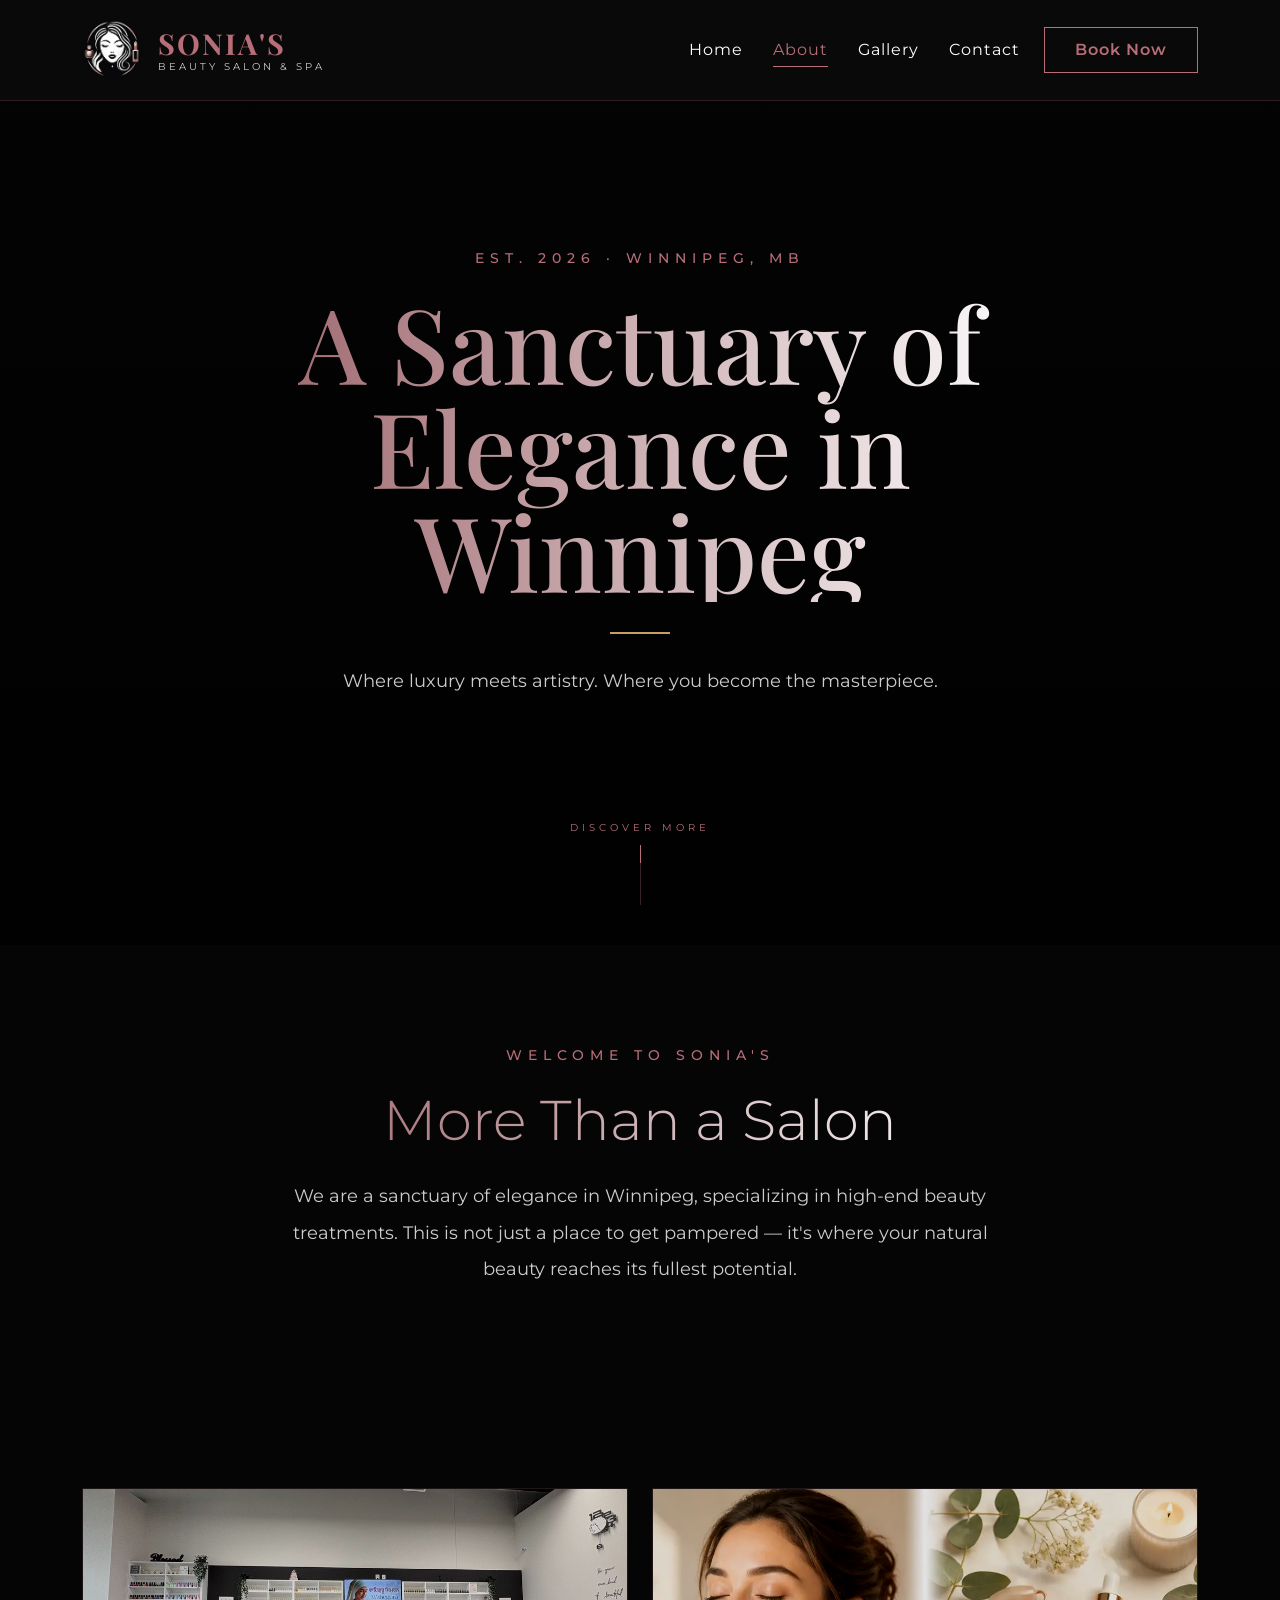
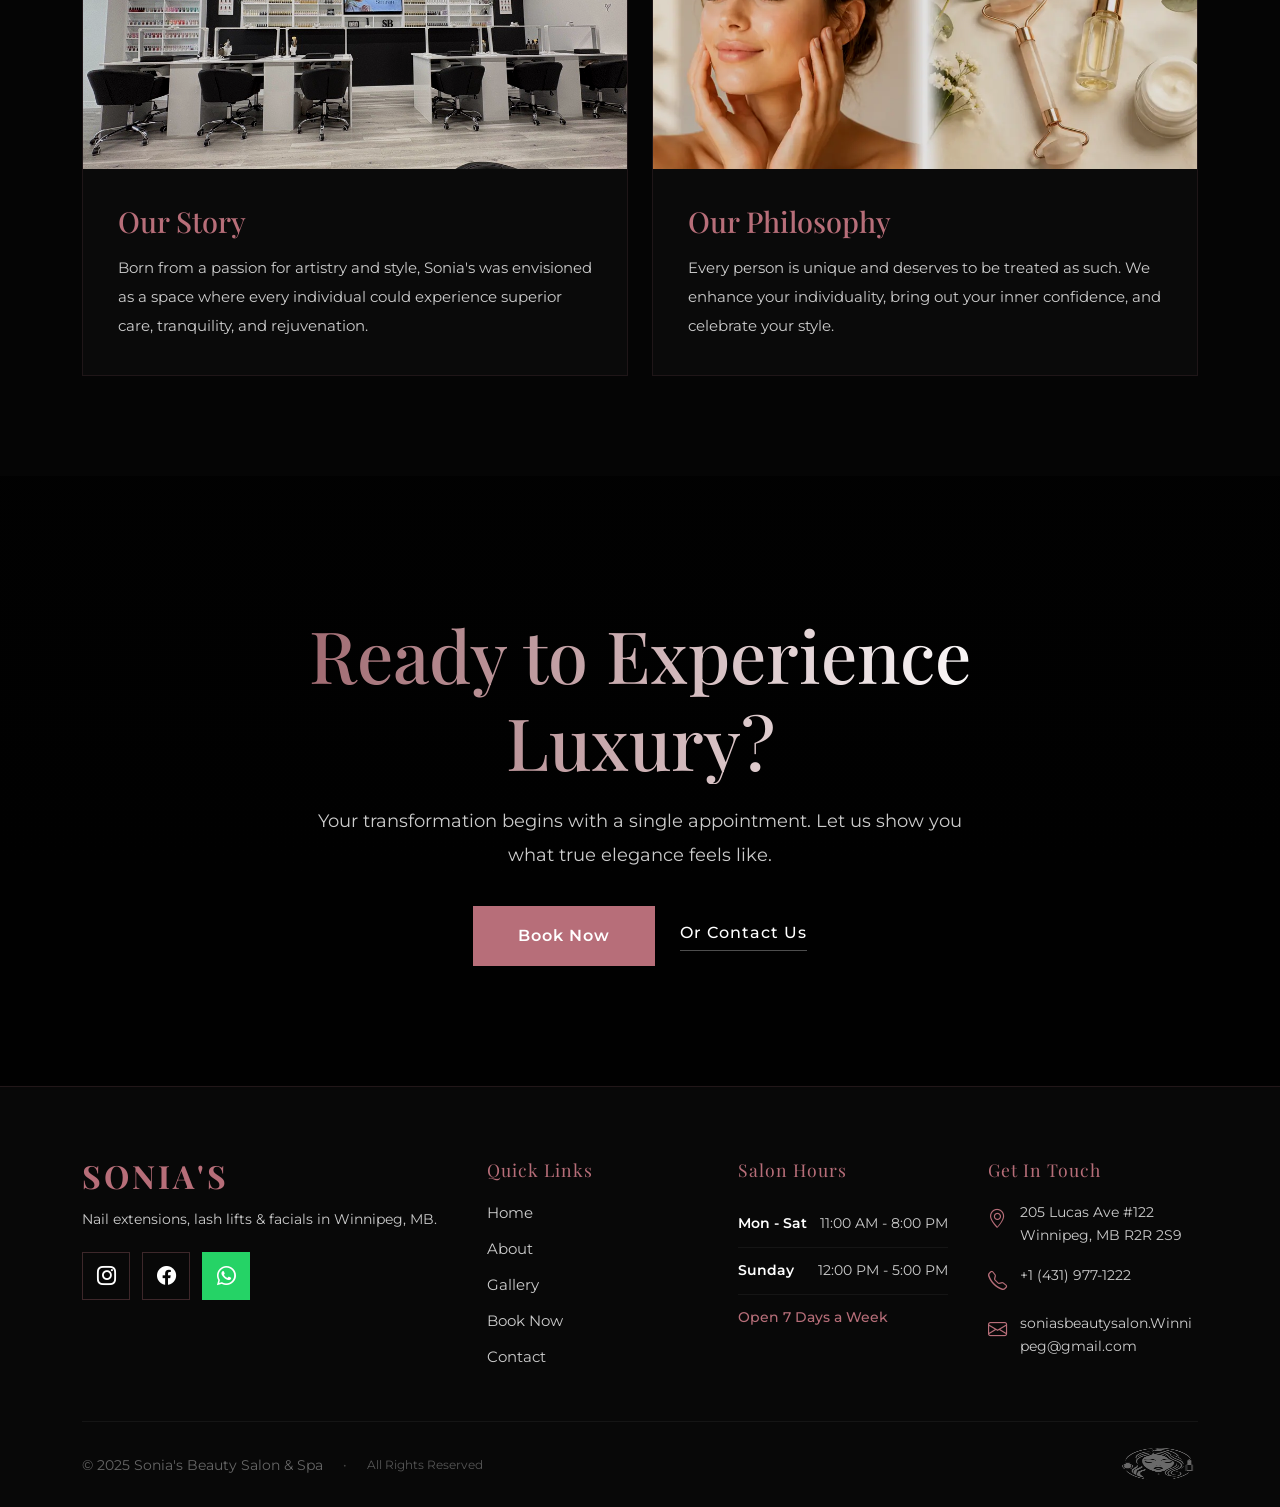
<file: about.html>
<!DOCTYPE html>
<html lang="en">

<head>
  <meta charset="UTF-8">
  <meta name="viewport" content="width=device-width, initial-scale=1.0">

  <!-- FIXED: weak title → keyword + location added -->
  <title>About Sonia's Beauty Salon & Spa | Winnipeg Beauty Expert</title>

  <!-- ADDED: missing meta description -->
  <meta name="description"
    content="Learn about Sonia's Beauty Salon & Spa in Winnipeg — founded by Master Esthetician Sonia with 12+ years of experience in nail extensions, lash lifts, facials & more.">

  <!-- ADDED: missing robots tag -->
  <meta name="robots" content="index, follow">

  <!-- ADDED: missing canonical — prevents duplicate URL issues -->
  <link rel="canonical" href="https://www.soniabeautysalon.ca/about">

  <!-- ADDED: Open Graph for social sharing -->
  <meta property="og:type" content="website">
  <meta property="og:url" content="https://www.soniabeautysalon.ca/about">
  <meta property="og:title" content="About Sonia's Beauty Salon & Spa | Winnipeg">
  <meta property="og:description"
    content="Meet Sonia — Master Esthetician & founder with 12+ years of excellence. Winnipeg's premium beauty salon for nail extensions, lash lifts & facials.">
  <meta property="og:image" content="https://www.soniabeautysalon.ca/assets/image/og-image.jpg">
  <meta property="og:site_name" content="Sonia's Beauty Salon & Spa">
  <meta property="og:locale" content="en_CA">

  <!-- ADDED: Person schema — tells Google who Sonia is (AEO) -->
  <script type="application/ld+json">
  {
    "@context": "https://schema.org",
    "@type": "AboutPage",
    "url": "https://www.soniabeautysalon.ca/about",
    "name": "About Sonia's Beauty Salon & Spa",
    "description": "Learn about Sonia's Beauty Salon & Spa in Winnipeg, founded by Master Esthetician Sonia with over 12 years of experience.",
    "mainEntity": {
      "@type": "BeautySalon",
      "name": "Sonia's Beauty Salon & Spa",
      "founder": {
        "@type": "Person",
        "name": "Sonia",
        "jobTitle": "Master Esthetician & Founder",
        "worksFor": {
          "@type": "BeautySalon",
          "name": "Sonia's Beauty Salon & Spa"
        }
      }
    }
  }
  </script>

  <!-- ADDED: preconnects for faster font load (Core Web Vitals) -->
  <link rel="preconnect" href="https://fonts.googleapis.com">
  <link rel="preconnect" href="https://fonts.gstatic.com" crossorigin>
  <link rel="preconnect" href="https://cdn.jsdelivr.net">

  <link href="https://cdn.jsdelivr.net/npm/bootstrap@5.0.2/dist/css/bootstrap.min.css" rel="stylesheet"
    integrity="sha384-EVSTQN3/azprG1Anm3QDgpJLIm9Nao0Yz1ztcQTwFspd3yD65VohhpuuCOmLASjC" crossorigin="anonymous">

  <link rel="icon" href="/favicon.ico" type="image/x-icon">
  <!-- ADDED: extra favicon sizes for mobile/Apple devices -->
  <link rel="icon" href="/assets/image/favicon-32x32.png" sizes="32x32" type="image/png">
  <link rel="apple-touch-icon" href="/assets/image/apple-touch-icon.png">

  <link href="https://cdn.jsdelivr.net/npm/bootstrap-icons@1.11.3/font/bootstrap-icons.css" rel="stylesheet">
  <link
    href="https://fonts.googleapis.com/css2?family=Playfair+Display:ital,wght@0,400;0,700;1,400&family=Montserrat:wght@300;400;600&display=swap"
    rel="stylesheet">
  <link rel="stylesheet" href="/assets/css/style.css">
</head>

<body>
  <div id="loader-wrapper">
    <div class="loader-content">
      <div class="logo-container">
        <!-- FIXED: alt text too generic → descriptive -->
        <img src="/assets/image/logowehite.webp" alt="Sonia's Beauty Salon and Spa logo" class="loader-logo-img"
          width="200" height="80">
        <div class="logo-glow"></div>
      </div>
      <div class="loader-status">
        <span class="loader-brand">SONIA'S</span>
        <div class="loader-line-container">
          <div class="loader-line-fill"></div>
        </div>
        <span class="loader-msg">Preparing Your Beauty Experience</span>
      </div>
    </div>
  </div>

  <header class="luxury-header">
    <div class="container d-flex justify-content-between align-items-center">

      <!-- FIXED: aria-label added to logo link -->
      <a class="navbar-brand d-flex align-items-center" href="/" aria-label="Sonia's Beauty Salon & Spa - Home">
        <!-- FIXED: alt text improved + width/height for layout shift -->
        <img src="/assets/image/icon.webp" alt="Sonia's Beauty Salon & Spa logo" class="logo-img" width="50"
          height="50">
        <div class="brand-text ms-3">
          <span class="brand-name">SONIA'S</span>
          <span class="brand-sub">Beauty Salon & Spa</span>
        </div>
      </a>

      <!-- FIXED: aria-label added to nav -->
      <nav class="desktop-nav d-none d-lg-flex align-items-center" aria-label="Main navigation">
        <a class="nav-link" href="/">Home</a>
        <a class="nav-link active" href="/about" aria-current="page">About</a>
        <a class="nav-link" href="/gallery">Gallery</a>
        <a class="nav-link" href="/contact">Contact</a>
        <a href="/book-now" class="btn booknow-btn ms-4">Book Now</a>
      </nav>

      <!-- FIXED: aria-expanded added for accessibility -->
      <button class="menu-btn" id="menuBtn" aria-label="Toggle navigation menu" aria-expanded="false"
        aria-controls="mobileOverlay">
        <span class="line"></span>
        <span class="line"></span>
        <span class="line"></span>
      </button>
    </div>

    <!-- FIXED: role + aria-label added -->
    <div class="mobile-overlay" id="mobileOverlay" role="navigation" aria-label="Mobile navigation">
      <ul class="mobile-nav-list">
        <li><a href="/">Home</a></li>
        <li><a href="/about">About</a></li>
        <li><a href="/contact">Contact</a></li>
        <li><a href="/book-now" class="btn booknow-btn">Book Now</a></li>
      </ul>
    </div>
  </header>

  <main>
    <!-- FIXED: aria-label added to section -->
    <section class="about-hero-lux" aria-label="About Sonia's Beauty Salon Winnipeg">
      <div class="hero-video-wrap">
        <!-- FIXED: title + aria-label added to video for accessibility/SEO -->
        <video autoplay muted loop playsinline class="hero-video-bg" aria-label="Sonia's Beauty Salon ambiance video"
          title="Sonia's Beauty Salon & Spa Winnipeg">
          <source src="/assets/about-us.mp4" type="video/mp4">
        </video>
        <div class="hero-video-overlay" role="presentation"></div>
      </div>

      <div class="container position-relative">
        <div class="hero-content-center">
          <span class="hero-tag animate-on-scroll">Est. 2026 · Winnipeg, MB</span>
          <!-- FIXED: H1 now has location keyword for SEO -->
          <h1 class="hero-title-lux shimmer-text animate-on-scroll">
            A Sanctuary of<br>Elegance in Winnipeg
          </h1>
          <div class="hero-line mx-auto animate-on-scroll"></div>
          <p class="hero-subtitle animate-on-scroll">
            Where luxury meets artistry. Where you become the masterpiece.
          </p>
        </div>
      </div>

      <div class="scroll-down" aria-hidden="true">
        <span class="scroll-text">Discover More</span>
        <div class="scroll-bar"></div>
      </div>
    </section>

    <section class="welcome-minimal py-100" aria-label="Welcome to Sonia's salon">
      <div class="container">
        <div class="row justify-content-center">
          <div class="col-lg-8 text-center">
            <span class="hero-tag animate-on-scroll">Welcome to Sonia's</span>
            <h2 class="shimmer-text display-4 font-playfair mb-4 animate-on-scroll">
              More Than a Salon
            </h2>
            <p class="welcome-text animate-on-scroll">
              We are a sanctuary of elegance in Winnipeg, specializing in high-end beauty treatments.
              This is not just a place to get pampered —
              it's where your natural beauty reaches its fullest potential.
            </p>
          </div>
        </div>
      </div>
    </section>

    <section class="story-values-sec py-100" aria-label="Our story and philosophy">
      <div class="container">
        <div class="row g-4">
          <div class="col-lg-6">
            <div class="value-card animate-on-scroll">
              <div class="value-image">
                <!-- FIXED: alt text generic → descriptive with keyword -->
                <img src="/assets/image/room.jfif" alt="Interior of Sonia's Beauty Salon Winnipeg" loading="lazy"
                  width="600" height="400">
              </div>
              <div class="value-content">
                <h3 class="value-title">Our Story</h3>
                <p class="value-text">
                  Born from a passion for artistry and style, Sonia's was envisioned as a space
                  where every individual could experience superior care, tranquility, and rejuvenation.
                </p>
              </div>
            </div>
          </div>

          <div class="col-lg-6">
            <div class="value-card animate-on-scroll">
              <div class="value-image">
                <!-- FIXED: alt text generic → descriptive with keyword -->
                <img src="/assets/image/beautytreatment.webp"
                  alt="Professional beauty treatment at Sonia's Spa Winnipeg" loading="lazy" width="600" height="400">
              </div>
              <div class="value-content">
                <h3 class="value-title">Our Philosophy</h3>
                <p class="value-text">
                  Every person is unique and deserves to be treated as such. We enhance your
                  individuality, bring out your inner confidence, and celebrate your style.
                </p>
              </div>
            </div>
          </div>
        </div>
      </div>
    </section>

    <section class="about-cta-sec" aria-label="Book an appointment">
      <div class="cta-bg-overlay" role="presentation"></div>
      <div class="container position-relative">
        <div class="row justify-content-center">
          <div class="col-lg-8 text-center">
            <h2 class="cta-title shimmer-text animate-on-scroll">Ready to Experience Luxury?</h2>
            <p class="cta-text animate-on-scroll">
              Your transformation begins with a single appointment. Let us show you
              what true elegance feels like.
            </p>
            <div class="cta-buttons animate-on-scroll">
              <a href="/book-now" class="btn-premium"
                aria-label="Book a beauty appointment at Sonia's Salon Winnipeg"><span>Book Now</span></a>
              <a href="/contact" class="btn-link-lux">Or Contact Us</a>
            </div>
          </div>
        </div>
      </div>
    </section>
  </main>

  <footer class="luxury-footer" aria-label="Footer">
    <div class="container">
      <div class="footer-main">
        <div class="footer-brand-section">
          <h3 class="footer-logo">SONIA'S</h3>
          <!-- FIXED: keyword-rich tagline -->
          <p class="footer-tagline">Nail extensions, lash lifts & facials in Winnipeg, MB.</p>
          <div class="footer-social-links">
            <!-- FIXED: rel="noopener noreferrer" added to all external links -->
            <a href="https://www.instagram.com/soniasbeautysalonandspa/" target="_blank" rel="noopener noreferrer"
              aria-label="Sonia's Beauty Salon on Instagram">
              <i class="bi bi-instagram" aria-hidden="true"></i>
            </a>
            <a href="https://www.facebook.com/p/Sonias-Beauty-Salon-and-Spa-61578722960860/" target="_blank"
              rel="noopener noreferrer" aria-label="Sonia's Beauty Salon on Facebook">
              <i class="bi bi-facebook" aria-hidden="true"></i>
            </a>
            <a href="https://wa.me/14319771222" target="_blank" rel="noopener noreferrer" class="whatsapp-btn"
              aria-label="Contact Sonia's on WhatsApp">
              <i class="bi bi-whatsapp" aria-hidden="true"></i>
            </a>
          </div>
        </div>

        <div class="footer-columns">
          <div class="footer-column">
            <button class="footer-toggle" onclick="toggleFooterSection(this)" aria-expanded="false">
              <span class="footer-heading">Quick Links</span>
              <i class="bi bi-chevron-down toggle-icon" aria-hidden="true"></i>
            </button>
            <div class="footer-content">
              <ul class="footer-menu">
                <li><a href="/">Home</a></li>
                <li><a href="/about">About</a></li>
                <li><a href="/gallery">Gallery</a></li>
                <li><a href="/book-now">Book Now</a></li>
                <li><a href="/contact">Contact</a></li>
              </ul>
            </div>
          </div>

          <div class="footer-column">
            <button class="footer-toggle" onclick="toggleFooterSection(this)" aria-expanded="false">
              <span class="footer-heading">Salon Hours</span>
              <i class="bi bi-chevron-down toggle-icon" aria-hidden="true"></i>
            </button>
            <div class="footer-content">
              <div class="footer-hours-block">
                <div class="hours-row">
                  <span class="day">Mon - Sat</span>
                  <span>11:00 AM - 8:00 PM</span>
                </div>
                <div class="hours-row">
                  <span class="day">Sunday</span>
                  <span>12:00 PM - 5:00 PM</span>
                </div>
                <p class="open-status">Open 7 Days a Week</p>
              </div>
            </div>
          </div>

          <div class="footer-column">
            <button class="footer-toggle" onclick="toggleFooterSection(this)" aria-expanded="false">
              <span class="footer-heading">Get In Touch</span>
              <i class="bi bi-chevron-down toggle-icon" aria-hidden="true"></i>
            </button>
            <div class="footer-content">
              <!-- FIXED: address tag wrapping contact info -->
              <address>
                <ul class="footer-contact">
                  <li>
                    <i class="bi bi-geo-alt" aria-hidden="true"></i>
                    <span>205 Lucas Ave #122<br>Winnipeg, MB R2R 2S9</span>
                  </li>
                  <li>
                    <i class="bi bi-telephone" aria-hidden="true"></i>
                    <a href="tel:+14319771222">+1 (431) 977-1222</a>
                  </li>
                  <li>
                    <i class="bi bi-envelope" aria-hidden="true"></i>
                    <a href="mailto:soniasbeautysalon.Winnipeg@gmail.com">soniasbeautysalon.Winnipeg@gmail.com</a>
                  </li>
                </ul>
              </address>
            </div>
          </div>
        </div>
      </div>

      <div class="footer-bottom">
        <div class="footer-credits">
          <p>&copy; 2025 Sonia's Beauty Salon & Spa</p>
          <p class="rights-text">All Rights Reserved</p>
        </div>
        <div class="footer-logo-small">
          <!-- FIXED: alt text + width/height added -->
          <img src="/assets/image/logowehite.webp" alt="Sonia's Beauty Salon logo" loading="lazy" width="80"
            height="32">
        </div>
      </div>
    </div>
  </footer>

  <script src="https://cdn.jsdelivr.net/npm/bootstrap@5.0.2/dist/js/bootstrap.bundle.min.js"
    integrity="sha384-MrcW6ZMFYlzcLA8Nl+NtUVF0sA7MsXsP1UyJoMp4YLEuNSfAP+JcXn/tWtIaxVXM"
    crossorigin="anonymous"></script>
  <script src="/assets/js/script.js"></script>
</body>

</html>
</file>
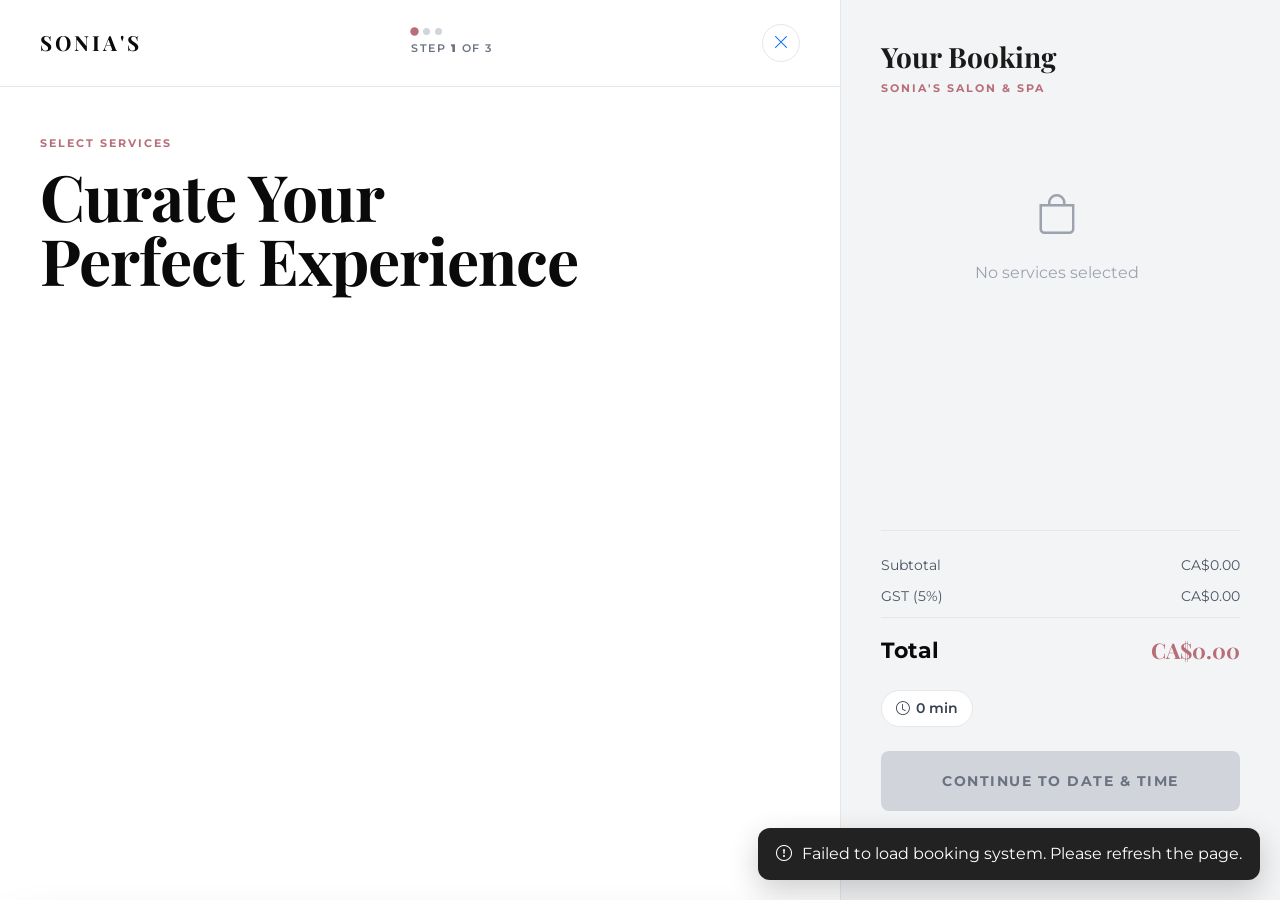
<file: book-now.html>
<!DOCTYPE html>
<html lang="en">

<head>
    <meta charset="UTF-8">
    <meta name="viewport" content="width=device-width, initial-scale=1.0">
    <title>Book Now | Sonia's Salon & Spa — Winnipeg, MB</title>
    <meta name="description"
        content="Book nails, facials, lashes & more at Sonia's Salon & Spa in Winnipeg. Online booking. 205 Lucas Ave #122. Call (431) 977-1222.">
    <!-- Preconnect for faster loading -->
    <link rel="preconnect" href="https://fonts.googleapis.com">
    <link rel="preconnect" href="https://fonts.gstatic.com" crossorigin>
    <link rel="canonical" href="https://www.soniabeautysalon.ca/book-now" />
    <meta property="og:title" content="Book Now | Sonia's Salon & Spa — Winnipeg, MB">
    <meta property="og:description" content="Book nails, facials, lashes & more at Sonia's Salon & Spa in Winnipeg.">
    <meta property="og:image" content="https://soniabeautysalon.ca/assets/image/og-image.webp">
    <meta property="og:url" content="https://soniabeautysalon.ca/book-now">
    <meta property="og:type" content="website">
    <meta name="twitter:card" content="summary_large_image">
    <meta name="twitter:title" content="Book Now | Sonia's Salon & Spa — Winnipeg">
    <meta name="twitter:image" content="https://soniabeautysalon.ca/assets/image/og-image.webp">
    <!-- Bootstrap 5 CSS -->
    <link href="https://cdn.jsdelivr.net/npm/bootstrap@5.3.2/dist/css/bootstrap.min.css" rel="stylesheet">

    <!-- Google Fonts -->
    <link
        href="https://fonts.googleapis.com/css2?family=Playfair+Display:wght@600;700&family=Montserrat:wght@400;500;600;700&display=swap"
        rel="stylesheet">
    <link rel="icon" href="/assets/image/icon.webp" type="image/webp">
    <!-- Bootstrap Icons -->
    <link rel="stylesheet" href="https://cdn.jsdelivr.net/npm/bootstrap-icons@1.11.3/font/bootstrap-icons.min.css">

    <!-- Custom CSS -->
    <link rel="stylesheet" href="/assets/css/booking-style.css">

    <!-- Stripe.js (Required for Payment Authorization) -->
    <script src="https://js.stripe.com/v3/"></script>
    <!-- Google tag (gtag.js) -->
    <script async src="https://www.googletagmanager.com/gtag/js?id=G-L8GCNNDXYY"></script>
    <script>
        window.dataLayer = window.dataLayer || [];
        function gtag() { dataLayer.push(arguments); }
        gtag('js', new Date());

        gtag('config', 'G-L8GCNNDXYY');
    </script>
    <script type="application/ld+json">
{
  "@context": "https://schema.org",
  "@type": "BeautySalon",
  "name": "Sonia's Salon & Spa",
  "image": "https://soniabeautysalon.ca/assets/image/logo.webp",
  "url": "https://soniabeautysalon.ca",
  "telephone": "+14319771222",
  "address": {
    "@type": "PostalAddress",
    "streetAddress": "205 Lucas Ave #122",
    "addressLocality": "Winnipeg",
    "addressRegion": "MB",
    "postalCode": "R2R 2S9",
    "addressCountry": "CA"
  },
  "geo": {
    "@type": "GeoCoordinates",
    "latitude": 49.9,
    "longitude": -97.1
  },
  "openingHours": "Mo-Su 11:00-20:00",
  "priceRange": "$$",
  "servedCuisine": "Beauty Services"
}
</script>
</head>

<body>

    <div id="luxuryLoader" class="luxury-loader">
        <div class="loader-inner">
            <div class="logo-pulse">
                <img src="/assets/image/logowehite.webp" alt="Sonia's" class="pulse-logo">
                <div class="pulse-ring"></div>
            </div>
            <div class="loader-text">
                <span class="brand-name">SONIA'S</span>
                <div class="loader-bar">
                    <div class="loader-progress"></div>
                </div>
                <span class="loader-subtitle">Preparing Your Experience</span>
            </div>
        </div>
    </div>

    <!-- APP CONTAINER -->
    <div class="app-shell">

        <!-- LEFT PANEL: INTERACTION -->
        <main class="interaction-panel">
            <!-- Header -->
            <header class="app-header">
                <div class="brand-logo">
                    <span class="brand-text">SONIA'S</span>
                </div>
                <div class="step-progress">
                    <span class="step-indicator">
                        <span class="step-dots">
                            <i class="dot active"></i>
                            <i class="dot"></i>
                            <i class="dot"></i>
                        </span>
                        <span class="step-text">STEP <strong id="currentStep">1</strong> OF 3</span>
                    </span>
                </div>
                <a href="/" class="close-app" aria-label="Back to Home">
                    <i class="bi bi-x-lg"></i>
                </a>
            </header>

            <!-- Scrollable Content -->
            <div class="scroll-stage">
                <div class="content-container">

                    <!-- STEP 1: SERVICES -->
                    <section id="step1" class="step-section active">
                        <div class="step-intro">
                            <span class="step-label">SELECT SERVICES</span>
                            <h1 class="display-heading">Curate Your<br>Perfect Experience</h1>
                        </div>

                        <nav class="category-nav" id="categoryNav">
                            <!-- JS Inject Categories -->
                        </nav>

                        <div class="services-container" id="servicesList">
                            <!-- JS Inject Services -->
                        </div>
                    </section>

                    <!-- STEP 2: DATE & TIME -->
                    <section id="step2" class="step-section">
                        <button class="back-btn" onclick="goToStep(1)">
                            <i class="bi bi-arrow-left"></i> Back to Services
                        </button>
                        <div class="step-intro">
                            <span class="step-label">SELECT DATE & TIME</span>
                            <h2 class="display-heading">Find Your<br>Perfect Moment</h2>
                        </div>

                        <div class="calendar-wrapper">
                            <div class="calendar-scroll" id="calendarDays">
                                <!-- JS Inject Calendar -->
                            </div>
                        </div>
                        <div class="time-section mt-5">
                            <p class="timezone-notice">Times are shown in CDT.</p>
                            <!-- ✅ FIXED — empty, JS will fill it -->
                            <h4 class="section-subtitle" id="selectedDateDisplay"></h4>
                            <div id="timeSlots">
                                <!-- JS Inject buckets -->
                            </div>
                        </div>
                    </section>

                    <!-- STEP 3: CONTACT & CHECKOUT -->
                    <section id="step3" class="step-section">
                        <button class="back-btn" onclick="goToStep(2)">
                            <i class="bi bi-arrow-left"></i> Back to Time
                        </button>
                        <div class="step-intro">
                            <span class="step-label">CHECKOUT</span>
                            <h2 class="display-heading">Appointment<br>Details</h2>
                        </div>

                        <form class="booking-form" id="contactForm">
                            <!-- Cancellation Policy -->
                            <div class="cancellation-policy">
                                <i class="bi bi-clock-history"></i>
                                <div>
                                    <strong>Cancellation policy</strong><br>
                                    Cancel before <span id="cancelDeadline">--</span><br>
                                    <small class="text-muted">Please cancel or reschedule before the deadline to avoid
                                        fees.</small>
                                </div>
                            </div>

                            <!-- Contact Info -->
                            <h4 class="section-subtitle mt-4">Contact info</h4>
                            <div class="row g-3">
                                <div class="col-md-6">
                                    <label class="form-label">First name</label>
                                    <input type="text" class="form-input" name="firstName" placeholder="John" required>
                                </div>
                                <div class="col-md-6">
                                    <label class="form-label">Last name</label>
                                    <input type="text" class="form-input" name="lastName" placeholder="Doe" required>
                                </div>
                                <div class="col-12">
                                    <label class="form-label">Email</label>
                                    <input type="email" class="form-input" name="email" placeholder="john@example.com"
                                        required>
                                </div>
                                <div class="col-12">
                                    <label class="form-label">Phone number</label>
                                    <div class="phone-combined">
                                        <span class="phone-prefix">+1</span>
                                        <input type="tel" class="form-input phone-input-combined" name="phone"
                                            placeholder="(000) 000-0000" required>
                                    </div>
                                </div>
                                <div class="col-12 mt-2">
                                    <label class="form-label">Appointment note <span
                                            class="text-muted">(Optional)</span></label>
                                    <textarea class="form-input" name="notes" rows="2"
                                        placeholder="Special requests, allergies, etc..."></textarea>
                                </div>
                            </div>

                            <!-- Payment Section (Shown only if total > $200) -->
                            <div id="paymentSection" style="display: none;">
                                <h4 class="section-subtitle mt-4">Secure Your Appointment</h4>
                                <p class="text-muted small">Authorization required for bookings over CA$200. No charge
                                    today.</p>
                                <div class="stripe-card-wrapper form-input" style="padding: 0;">
                                    <div id="card-element"></div>
                                </div>
                                <div id="card-errors" class="text-danger mt-2 small"></div>
                            </div>

                            <!-- Summary Summary -->
                            <div class="appointment-summary-block mt-4">
                                <h4 class="section-subtitle">Appointment summary</h4>
                                <div id="appointmentSummaryDate" class="fw-bold mb-1"></div>
                                <div id="appointmentSummaryTime" class="text-muted mb-3"></div>

                                <div id="appointmentSummaryItems">
                                    <!-- JS Inject Items -->
                                </div>

                                <div class="summary-totals mt-3">
                                    <div class="d-flex justify-content-between mb-1">
                                        <span>Subtotal</span>
                                        <span id="step3Subtotal">CA$0.00</span>
                                    </div>
                                    <div class="d-flex justify-content-between mb-1">
                                        <span>GST (5%)</span>
                                        <span id="step3GST">CA$0.00</span>
                                    </div>
                                    <hr>
                                    <div class="d-flex justify-content-between fw-bold fs-5">
                                        <span>Total</span>
                                        <span id="step3Total">CA$0.00</span>
                                    </div>
                                    <div class="d-flex justify-content-between text-muted small mt-2">
                                        <span>Due at appointment</span>
                                        <span id="step3DueAtAppt">CA$0.00</span>
                                    </div>
                                </div>
                            </div>
                        </form>

                        <button class="btn-primary-lux w-100 mt-4" id="step3BookBtn" onclick="handleMainAction()"
                            disabled>
                            Book Appointment
                        </button>
                        <p class="text-center small text-muted mt-3">Powered by Sonia's Beauty Salon & Spa</p>
                    </section>

                </div>
            </div>
        </main>

        <!-- RIGHT PANEL: DESKTOP SUMMARY -->
        <aside class="summary-panel">
            <div class="summary-inner">
                <div class="summary-header">
                    <h2 class="summary-title">Your Booking</h2>
                    <p class="summary-specialist">Sonia's Salon & Spa</p>
                </div>

                <div class="summary-items-wrapper">
                    <div class="summary-items" id="summaryItems">
                        <div class="empty-summary">
                            <i class="bi bi-bag"></i>
                            <p>No services selected</p>
                        </div>
                    </div>
                </div>

                <div class="summary-footer">
                    <div class="price-breakdown">
                        <div class="price-row"><span>Subtotal</span><span id="subtotal">CA$0.00</span></div>
                        <div class="price-row">
                            <span>GST (5%)</span>
                            <span id="gst">CA$0.00</span>
                        </div>
                        <div class="price-total"><span>Total</span><span id="total">CA$0.00</span></div>
                    </div>
                    <div class="duration-badge" id="durationBadge">
                        <i class="bi bi-clock"></i> 0 min
                    </div>
                    <button class="btn-primary-lux" id="primaryActionBtn" onclick="handleMainAction()" disabled>
                        Continue to Date & Time
                    </button>
                    <p class="summary-note"><i class="bi bi-shield-check"></i> Secure booking guaranteed</p>
                </div>
            </div>
        </aside>

    </div>

    <!-- STAFF PICKER MODAL -->
    <div class="luxury-modal-overlay" id="staffPickerModal">
        <div class="luxury-modal staff-picker-modal">
            <div class="modal-header-lux">
                <h3 id="staffPickerTitle">Select Specialist</h3>
                <button class="modal-close-btn" onclick="closeStaffPickerModal()">
                    <i class="bi bi-x-lg"></i>
                </button>
            </div>
            <div class="modal-body-lux" id="staffPickerContainer">
                <!-- JS Inject Staff -->
            </div>
        </div>
    </div>

    <!-- SUCCESS MODAL -->
    <div class="luxury-modal-overlay" id="successModal">
        <div class="luxury-modal">
            <div class="modal-icon">
                <div class="success-checkmark">
                    <div class="check-icon">
                        <span class="icon-line line-tip"></span>
                        <span class="icon-line line-long"></span>
                        <div class="icon-circle"></div>
                        <div class="icon-fix"></div>
                    </div>
                </div>
            </div>
            <h2 class="modal-title">Booking Confirmed!</h2>
            <p class="modal-message">
                Your luxury experience has been reserved.<br>
                Confirmation sent to <strong id="confirmEmail"></strong>
            </p>
            <div class="booking-summary-modal">
                <div class="summary-row-modal"><i class="bi bi-calendar3"></i><span id="confirmDate"></span></div>
                <div class="summary-row-modal"><i class="bi bi-clock"></i><span id="confirmTime"></span></div>
                <div class="summary-row-modal"><i class="bi bi-stars"></i><span id="confirmServices"></span></div>
            </div>
            <button class="btn-modal-close" onclick="window.location.href='/'">Return to Homepage</button>
            <p class="modal-footer-note"><i class="bi bi-envelope"></i> Check your email for details</p>
        </div>
    </div>

    <!-- MOBILE BOTTOM BAR -->
    <div class="mobile-bottom-bar">
        <div class="mobile-summary" onclick="toggleMobileDrawer()">
            <div class="mobile-total" id="mobileTotal">CA$0.00</div>
            <div class="mobile-count" id="mobileCount">0 services • 0 min</div>
        </div>
        <button class="btn-mobile-action" id="mobileActionBtn" onclick="handleMainAction()" disabled>
            Continue
        </button>
    </div>

    <!-- MOBILE DRAWER -->
    <div class="mobile-drawer-backdrop" id="mobileDrawerBackdrop" onclick="toggleMobileDrawer()"></div>

    <!-- MOBILE DRAWER -->
    <div class="mobile-drawer" id="mobileDrawer">
        <div class="drawer-handle" onclick="toggleMobileDrawer()"></div>
        <div class="drawer-content">
            <div class="drawer-header">
                <h3>Your Booking</h3>
                <button class="drawer-close" onclick="toggleMobileDrawer()"><i class="bi bi-x-lg"></i></button>
            </div>
            <div id="drawerItems">
                <!-- Mirror of summary -->
            </div>
            <div class="summary-footer" style="margin-top:16px;">
                <div class="price-breakdown">
                    <div class="price-row"><span>Subtotal</span><span id="drawerSubtotal">CA$0.00</span></div>
                    <div class="price-row"><span>GST (5%)</span><span id="drawerGst">CA$0.00</span></div>
                    <div class="price-total"><span>Total</span><span id="drawerTotal">CA$0.00</span></div>
                </div>
                <div class="duration-badge" id="drawerDuration" style="margin-top:10px;">
                    <i class="bi bi-clock"></i> 0 min
                </div>
            </div>
        </div>
    </div>
    <!-- Internal navigation footer — visible to crawlers, unobtrusive to users -->
    <footer style="position:absolute;bottom:0;left:-9999px;font-size:0;" aria-hidden="true" tabindex="-1">
        <a href="/" tabindex="-1">Home</a>
        <a href="/about" tabindex="-1">About</a>
        <a href="/gallery" tabindex="-1">Gallery</a>
        <a href="/contact" tabindex="-1">Contact</a>
    </footer>
    <!-- Main JS -->
    <script src="/assets/js/booking-logic.js"></script>
</body>

</html>
</file>
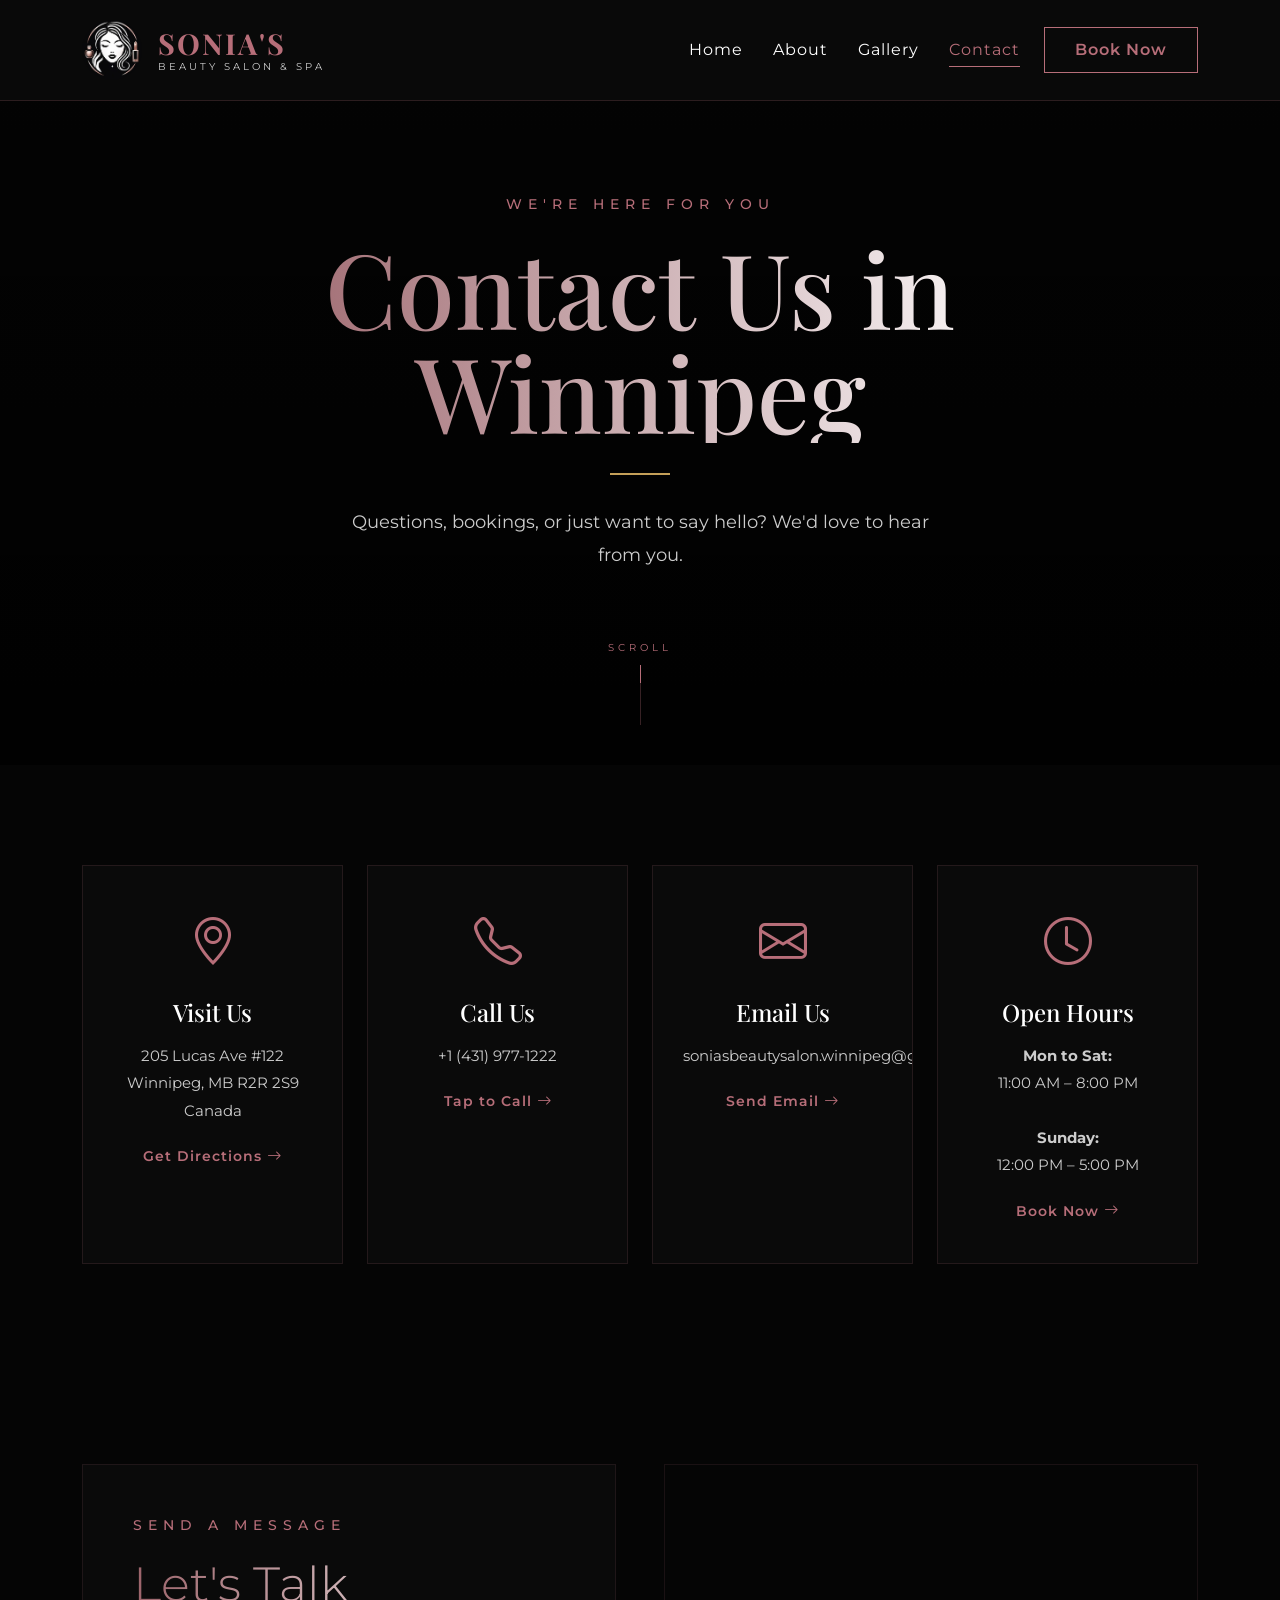
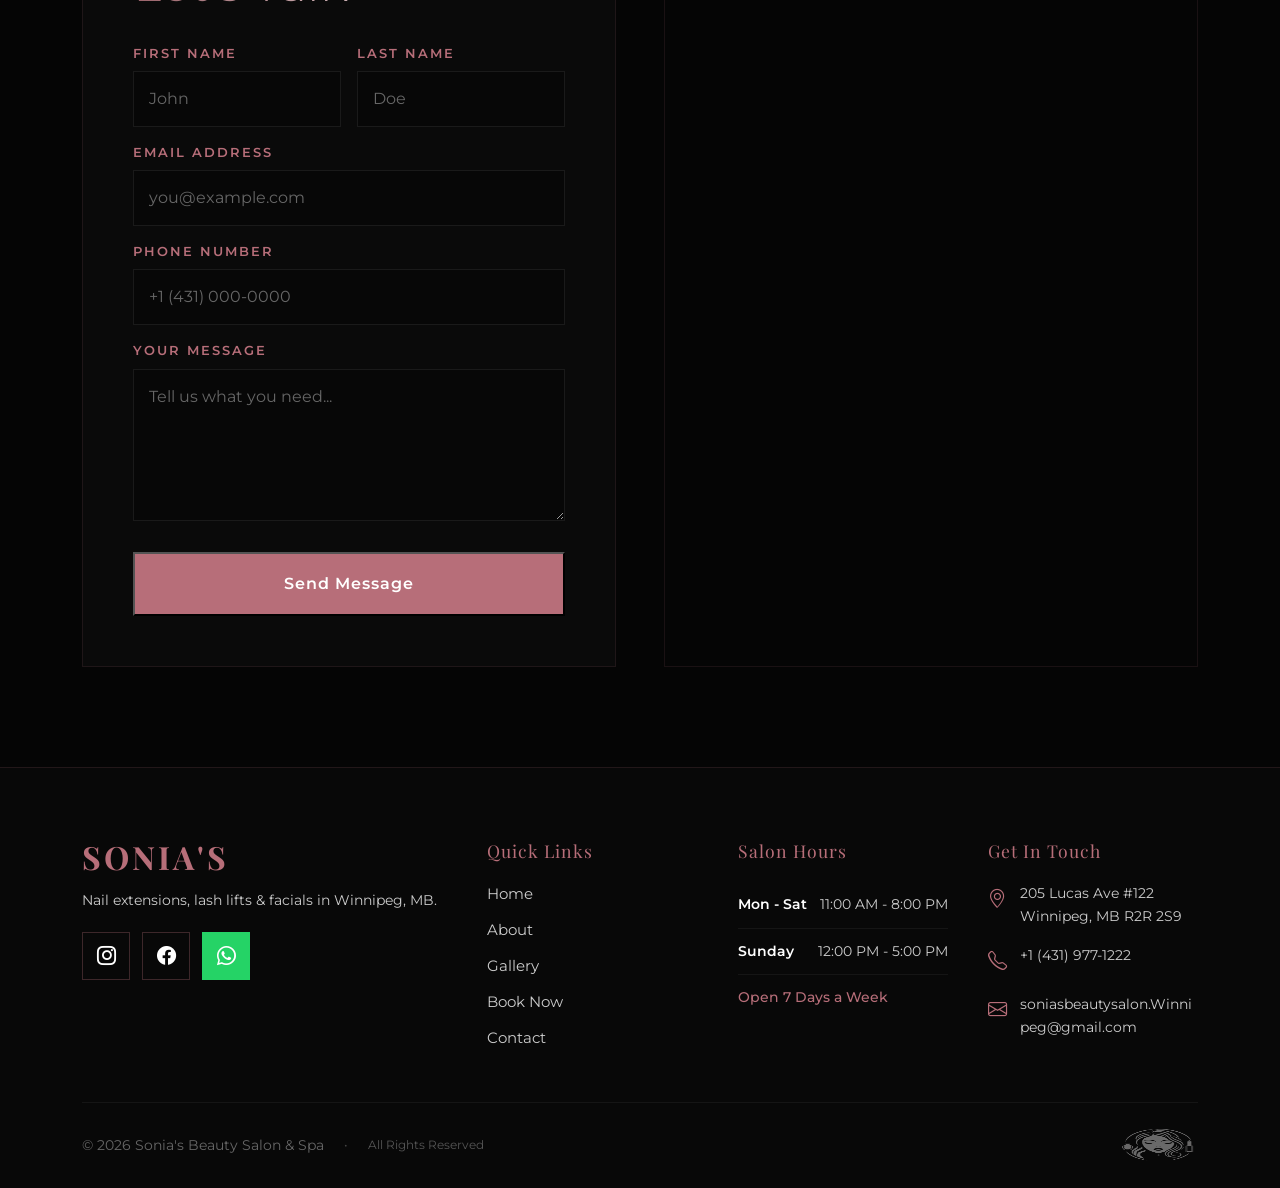
<file: contact.html>
<!DOCTYPE html>
<html lang="en">

<head>
    <meta charset="UTF-8">
    <meta name="viewport" content="width=device-width, initial-scale=1.0">

    <!-- FIXED: weak title → keyword + location added -->
    <title>Contact Sonia's Beauty Salon & Spa | Winnipeg MB | Call or Book</title>

    <!-- ADDED: missing meta description -->
    <meta name="description"
        content="Contact Sonia's Beauty Salon & Spa in Winnipeg. Call +1 431-977-1222, email us, or visit us at 205 Lucas Ave #122. Open 7 days a week.">

    <!-- ADDED: missing robots tag -->
    <meta name="robots" content="index, follow">

    <!-- ADDED: canonical URL -->
    <link rel="canonical" href="https://www.soniabeautysalon.ca/contact">

    <!-- ADDED: Open Graph for social sharing -->
    <meta property="og:type" content="website">
    <meta property="og:url" content="https://www.soniabeautysalon.ca/contact">
    <meta property="og:title" content="Contact Sonia's Beauty Salon & Spa | Winnipeg">
    <meta property="og:description"
        content="Get in touch with Sonia's Beauty Salon & Spa in Winnipeg. Call, email, or book online. Open 7 days a week.">
    <meta property="og:image" content="https://www.soniabeautysalon.ca/assets/image/og-image.webp">
    <meta property="og:site_name" content="Sonia's Beauty Salon & Spa">
    <meta property="og:locale" content="en_CA">

    <!-- ADDED: ContactPage schema — AEO: AI tools read this for address/phone queries -->
    <script type="application/ld+json">
  {
    "@context": "https://schema.org",
    "@type": "ContactPage",
    "url": "https://www.soniabeautysalon.ca/contact",
    "name": "Contact Sonia's Beauty Salon & Spa",
    "description": "Contact page for Sonia's Beauty Salon & Spa in Winnipeg, MB.",
    "mainEntity": {
      "@type": "BeautySalon",
      "name": "Sonia's Beauty Salon & Spa",
      "telephone": "+14319771222",
      "email": "soniasbeautysalon.Winnipeg@gmail.com",
      "address": {
        "@type": "PostalAddress",
        "streetAddress": "205 Lucas Ave #122",
        "addressLocality": "Winnipeg",
        "addressRegion": "MB",
        "postalCode": "R2R 2S9",
        "addressCountry": "CA"
      },
      "openingHoursSpecification": [
        {
          "@type": "OpeningHoursSpecification",
          "dayOfWeek": ["Monday","Tuesday","Wednesday","Thursday","Friday","Saturday"],
          "opens": "11:00",
          "closes": "20:00"
        },
        {
          "@type": "OpeningHoursSpecification",
          "dayOfWeek": "Sunday",
          "opens": "12:00",
          "closes": "17:00"
        }
      ]
    }
  }
  </script>

    <!-- ADDED: preconnects for faster load -->
    <link rel="preconnect" href="https://fonts.googleapis.com">
    <link rel="preconnect" href="https://fonts.gstatic.com" crossorigin>
    <link rel="preconnect" href="https://cdn.jsdelivr.net">

    <link href="https://cdn.jsdelivr.net/npm/bootstrap@5.0.2/dist/css/bootstrap.min.css" rel="stylesheet"
        integrity="sha384-EVSTQN3/azprG1Anm3QDgpJLIm9Nao0Yz1ztcQTwFspd3yD65VohhpuuCOmLASjC" crossorigin="anonymous">

    <link rel="icon" href="/favicon.ico" type="image/x-icon">
    <!-- ADDED: extra favicon sizes -->
    <link rel="icon" href="/assets/image/favicon-32x32.png" sizes="32x32" type="image/png">
    <link rel="apple-touch-icon" href="/assets/image/apple-touch-icon.png">

    <link href="https://cdn.jsdelivr.net/npm/bootstrap-icons@1.11.3/font/bootstrap-icons.css" rel="stylesheet">
    <link
        href="https://fonts.googleapis.com/css2?family=Playfair+Display:ital,wght@0,400;0,700;1,400&family=Montserrat:wght@300;400;600&display=swap"
        rel="stylesheet">
    <link rel="stylesheet" href="/assets/css/style.css">
<!-- Google tag (gtag.js) -->
<script async src="https://www.googletagmanager.com/gtag/js?id=G-L8GCNNDXYY"></script>
<script>
  window.dataLayer = window.dataLayer || [];
  function gtag(){dataLayer.push(arguments);}
  gtag('js', new Date());

  gtag('config', 'G-L8GCNNDXYY');
</script>

</head>

<body>
    <div id="loader-wrapper">
        <div class="loader-content">
            <div class="logo-container">
                <!-- FIXED: alt text → descriptive -->
                <img src="/assets/image/logowehite.webp" alt="Sonia's Beauty Salon and Spa logo" class="loader-logo-img"
                    width="200" height="80">
                <div class="logo-glow"></div>
            </div>
            <div class="loader-status">
                <span class="loader-brand">SONIA'S</span>
                <div class="loader-line-container">
                    <div class="loader-line-fill"></div>
                </div>
                <span class="loader-msg">Preparing Your Beauty Experience</span>
            </div>
        </div>
    </div>

    <header class="luxury-header">
        <div class="container d-flex justify-content-between align-items-center">

            <!-- FIXED: aria-label + descriptive alt + width/height on logo -->
            <a class="navbar-brand d-flex align-items-center" href="/" aria-label="Sonia's Beauty Salon & Spa - Home">
                <img src="/assets/image/icon.webp" alt="Sonia's Beauty Salon & Spa logo" class="logo-img" width="50"
                    height="50">
                <div class="brand-text ms-3">
                    <span class="brand-name">SONIA'S</span>
                    <span class="brand-sub">Beauty Salon & Spa</span>
                </div>
            </a>

            <!-- FIXED: aria-label on nav + aria-current on active link -->
            <nav class="desktop-nav d-none d-lg-flex align-items-center" aria-label="Main navigation">
                <a class="nav-link" href="/">Home</a>
                <a class="nav-link" href="/about">About</a>
                <a class="nav-link" href="/gallery">Gallery</a>
                <a class="nav-link active" href="/contact" aria-current="page">Contact</a>
                <a href="/book-now" class="btn booknow-btn ms-4">Book Now</a>
            </nav>

            <!-- FIXED: aria-expanded + aria-controls added -->
            <button class="menu-btn" id="menuBtn" aria-label="Toggle navigation menu" aria-expanded="false"
                aria-controls="mobileOverlay">
                <span class="line"></span>
                <span class="line"></span>
                <span class="line"></span>
            </button>
        </div>

        <!-- FIXED: role + aria-label added -->
        <div class="mobile-overlay" id="mobileOverlay" role="navigation" aria-label="Mobile navigation">
            <ul class="mobile-nav-list">
                <li><a href="/">Home</a></li>
                <li><a href="/about">About</a></li>
                <li><a href="/contact">Contact</a></li>
                <li><a href="/book-now" class="btn booknow-btn">Book Now</a></li>
            </ul>
        </div>
    </header>

    <main>
        <!-- FIXED: aria-label added to section -->
        <section class="contact-hero-lux" aria-label="Contact Sonia's Beauty Salon Winnipeg">
            <div class="hero-video-wrap">
                <!-- FIXED: aria-label + title added to video -->
                <video autoplay muted loop playsinline class="hero-video-bg"
                    aria-label="Sonia's Beauty Salon contact video" title="Contact Sonia's Beauty Salon & Spa Winnipeg">
                    <source src="/assets/contact_us.mp4" type="video/mp4">
                </video>
                <div class="hero-video-overlay" role="presentation"></div>
            </div>

            <div class="container position-relative">
                <div class="hero-content-center">
                    <span class="hero-tag animate-on-scroll">We're Here For You</span>
                    <!-- FIXED: H1 includes location keyword -->
                    <h1 class="hero-title-lux shimmer-text animate-on-scroll">Contact Us in Winnipeg</h1>
                    <div class="hero-line mx-auto animate-on-scroll"></div>
                    <p class="hero-subtitle animate-on-scroll">
                        Questions, bookings, or just want to say hello? We'd love to hear from you.
                    </p>
                </div>
            </div>

            <div class="scroll-down" aria-hidden="true">
                <span class="scroll-text">Scroll</span>
                <div class="scroll-bar"></div>
            </div>
        </section>

        <!-- FIXED: aria-label on section -->
        <section class="contact-cards-sec py-100" aria-label="Contact information">
            <div class="container">
                <div class="row g-4">

                    <div class="col-md-6 col-lg-3">
                        <div class="contact-card animate-on-scroll">
                            <div class="contact-icon">
                                <!-- FIXED: aria-hidden on decorative icon -->
                                <i class="bi bi-geo-alt" aria-hidden="true"></i>
                            </div>
                            <!-- FIXED: h4 → h2 for correct heading hierarchy on this page -->
                            <h2 class="contact-card-title">Visit Us</h2>
                            <address class="contact-card-text">
                                205 Lucas Ave #122<br>
                                Winnipeg, MB R2R 2S9<br>
                                Canada
                            </address>
                            <!-- FIXED: rel="noopener noreferrer" on external link -->
                            <a href="https://maps.app.goo.gl/xa91EKGfYVrJAqqn8" target="_blank"
                                rel="noopener noreferrer" class="contact-link"
                                aria-label="Get directions to Sonia's Beauty Salon Winnipeg">
                                Get Directions <i class="bi bi-arrow-right" aria-hidden="true"></i>
                            </a>
                        </div>
                    </div>

                    <div class="col-md-6 col-lg-3">
                        <div class="contact-card animate-on-scroll">
                            <div class="contact-icon">
                                <i class="bi bi-telephone" aria-hidden="true"></i>
                            </div>
                            <h2 class="contact-card-title">Call Us</h2>
                            <p class="contact-card-text">+1 (431) 977-1222</p>
                            <a href="tel:+14319771222" class="contact-link" aria-label="Call Sonia's Beauty Salon">
                                Tap to Call <i class="bi bi-arrow-right" aria-hidden="true"></i>
                            </a>
                        </div>
                    </div>

                    <div class="col-md-6 col-lg-3">
                        <div class="contact-card animate-on-scroll">
                            <div class="contact-icon">
                                <i class="bi bi-envelope" aria-hidden="true"></i>
                            </div>
                            <h2 class="contact-card-title">Email Us</h2>
                            <p class="contact-card-text">soniasbeautysalon.winnipeg@gmail.com</p>
                            <a href="mailto:soniasbeautysalon.winnipeg@gmail.com" class="contact-link">
                                Send Email <i class="bi bi-arrow-right" aria-hidden="true"></i>
                            </a>
                        </div>
                    </div>

                    <div class="col-md-6 col-lg-3">
                        <div class="contact-card animate-on-scroll">
                            <div class="contact-icon">
                                <i class="bi bi-clock" aria-hidden="true"></i>
                            </div>
                            <h2 class="contact-card-title">Open Hours</h2>
                            <p class="contact-card-text">
                                <strong>Mon to Sat:</strong><br>
                                11:00 AM – 8:00 PM<br><br>
                                <strong>Sunday:</strong><br>
                                12:00 PM – 5:00 PM
                            </p>
                            <a href="/book-now" class="contact-link">
                                Book Now <i class="bi bi-arrow-right" aria-hidden="true"></i>
                            </a>
                        </div>
                    </div>

                </div>
            </div>
        </section>

        <section class="contact-form-map-sec py-100" aria-label="Contact form and map">
            <div class="container">
                <div class="row g-5 align-items-stretch">

                    <div class="col-lg-6">
                        <div class="form-wrapper animate-on-scroll">
                            <span class="hero-tag">Send a Message</span>
                            <h2 class="shimmer-text display-5 font-playfair mb-4">Let's Talk</h2>

                            <!-- FIXED: autocomplete attributes added → better UX + accessibility score -->
                            <form id="contactForm" class="luxury-contact-form" novalidate>
                                <div class="row g-3">
                                    <div class="col-md-6">
                                        <!-- FIXED: for/id linked on all labels → accessibility -->
                                        <label class="lux-label" for="firstName">First Name</label>
                                        <input type="text" id="firstName" name="firstName" class="lux-field"
                                            placeholder="John" autocomplete="given-name" required>
                                    </div>
                                    <div class="col-md-6">
                                        <label class="lux-label" for="lastName">Last Name</label>
                                        <input type="text" id="lastName" name="lastName" class="lux-field"
                                            placeholder="Doe" autocomplete="family-name" required>
                                    </div>
                                </div>

                                <div class="mt-3">
                                    <label class="lux-label" for="email">Email Address</label>
                                    <input type="email" id="email" name="email" class="lux-field"
                                        placeholder="you@example.com" autocomplete="email" required>
                                </div>

                                <div class="mt-3">
                                    <label class="lux-label" for="phone">Phone Number</label>
                                    <input type="tel" id="phone" name="phone" class="lux-field"
                                        placeholder="+1 (431) 000-0000" autocomplete="tel" required>
                                </div>

                                <div class="mt-3">
                                    <label class="lux-label" for="message">Your Message</label>
                                    <textarea id="message" name="message" class="lux-field" rows="5"
                                        placeholder="Tell us what you need..." required></textarea>
                                </div>

                                <button type="submit" class="btn-premium w-100 mt-4"
                                    aria-label="Send message to Sonia's Beauty Salon">
                                    <span>Send Message</span>
                                </button>
                            </form>
                        </div>
                    </div>

                    <div class="col-lg-6">
                        <div class="map-wrapper animate-on-scroll">
                            <!-- FIXED: title + aria-label added to iframe for accessibility & SEO -->
                            <iframe title="Sonia's Beauty Salon & Spa location on Google Maps"
                                aria-label="Map showing Sonia's Beauty Salon at 205 Lucas Ave Winnipeg"
                                src="https://www.google.com/maps/embed?pb=!1m18!1m12!1m3!1d2567.6354645624306!2d-97.22615669999999!3d49.943180999999996!2m3!1f0!2f0!3f0!3m2!1i1024!2i768!4f13.1!3m3!1m2!1s0x52ea734b38afb303%3A0x5c546bf006237f3e!2sSonia's%20Beauty%20Salon%20and%20Spa!5e0!3m2!1sen!2sin!4v1777553957981!5m2!1sen!2sin"
                                width="100%" height="600"
                                style="border:0; filter: grayscale(1) invert(0.92) contrast(0.85);" allowfullscreen=""
                                loading="lazy" referrerpolicy="no-referrer-when-downgrade">
                            </iframe>
                        </div>
                    </div>

                </div>
            </div>
        </section>
    </main>

    <footer class="luxury-footer" aria-label="Footer">
        <div class="container">
            <div class="footer-main">
                <div class="footer-brand-section">
                    <h3 class="footer-logo">SONIA'S</h3>
                    <!-- FIXED: keyword-rich tagline -->
                    <p class="footer-tagline">Nail extensions, lash lifts & facials in Winnipeg, MB.</p>
                    <div class="footer-social-links">
                        <!-- FIXED: rel="noopener noreferrer" on all external links + descriptive aria-labels -->
                        <a href="https://www.instagram.com/soniasbeautysalonandspa/" target="_blank"
                            rel="noopener noreferrer" aria-label="Sonia's Beauty Salon on Instagram">
                            <i class="bi bi-instagram" aria-hidden="true"></i>
                        </a>
                        <!-- FIXED: wrong Facebook URL (was facebook.com generic) → correct page URL -->
                        <a href="https://www.facebook.com/p/Sonias-Beauty-Salon-and-Spa-61578722960860/" target="_blank"
                            rel="noopener noreferrer" aria-label="Sonia's Beauty Salon on Facebook">
                            <i class="bi bi-facebook" aria-hidden="true"></i>
                        </a>
                        <a href="https://wa.me/14319771222" target="_blank" rel="noopener noreferrer"
                            class="whatsapp-btn" aria-label="Contact Sonia's on WhatsApp">
                            <i class="bi bi-whatsapp" aria-hidden="true"></i>
                        </a>
                    </div>
                </div>

                <div class="footer-columns">
                    <div class="footer-column">
                        <button class="footer-toggle" onclick="toggleFooterSection(this)" aria-expanded="false">
                            <span class="footer-heading">Quick Links</span>
                            <i class="bi bi-chevron-down toggle-icon" aria-hidden="true"></i>
                        </button>
                        <div class="footer-content">
                            <ul class="footer-menu">
                                <li><a href="/">Home</a></li>
                                <li><a href="/about">About</a></li>
                                <li><a href="/gallery">Gallery</a></li>
                                <li><a href="/book-now">Book Now</a></li>
                                <li><a href="/contact">Contact</a></li>
                            </ul>
                        </div>
                    </div>

                    <div class="footer-column">
                        <button class="footer-toggle" onclick="toggleFooterSection(this)" aria-expanded="false">
                            <span class="footer-heading">Salon Hours</span>
                            <i class="bi bi-chevron-down toggle-icon" aria-hidden="true"></i>
                        </button>
                        <div class="footer-content">
                            <div class="footer-hours-block">
                                <div class="hours-row">
                                    <span class="day">Mon - Sat</span>
                                    <span>11:00 AM - 8:00 PM</span>
                                </div>
                                <div class="hours-row">
                                    <span class="day">Sunday</span>
                                    <span>12:00 PM - 5:00 PM</span>
                                </div>
                                <p class="open-status">Open 7 Days a Week</p>
                            </div>
                        </div>
                    </div>

                    <div class="footer-column">
                        <button class="footer-toggle" onclick="toggleFooterSection(this)" aria-expanded="false">
                            <span class="footer-heading">Get In Touch</span>
                            <i class="bi bi-chevron-down toggle-icon" aria-hidden="true"></i>
                        </button>
                        <div class="footer-content">
                            <!-- FIXED: address tag wrapping contact info -->
                            <address>
                                <ul class="footer-contact">
                                    <li>
                                        <i class="bi bi-geo-alt" aria-hidden="true"></i>
                                        <span>205 Lucas Ave #122<br>Winnipeg, MB R2R 2S9</span>
                                    </li>
                                    <li>
                                        <i class="bi bi-telephone" aria-hidden="true"></i>
                                        <a href="tel:+14319771222">+1 (431) 977-1222</a>
                                    </li>
                                    <li>
                                        <i class="bi bi-envelope" aria-hidden="true"></i>
                                        <!-- FIXED: "Email Us" text → actual email address for SEO/AEO -->
                                        <a
                                            href="mailto:soniasbeautysalon.Winnipeg@gmail.com">soniasbeautysalon.Winnipeg@gmail.com</a>
                                    </li>
                                </ul>
                            </address>
                        </div>
                    </div>
                </div>
            </div>

            <div class="footer-bottom">
                <div class="footer-credits">
                    <p>&copy; 2026 Sonia's Beauty Salon & Spa</p>
                    <p class="rights-text">All Rights Reserved</p>
                </div>
                <div class="footer-logo-small">
                    <!-- FIXED: alt text + width/height added -->
                    <img src="/assets/image/logowehite.webp" alt="Sonia's Beauty Salon logo" loading="lazy" width="80"
                        height="32">
                </div>
            </div>
        </div>
    </footer>

    <script src="https://cdn.jsdelivr.net/npm/bootstrap@5.0.2/dist/js/bootstrap.bundle.min.js"
        integrity="sha384-MrcW6ZMFYlzcLA8Nl+NtUVF0sA7MsXsP1UyJoMp4YLEuNSfAP+JcXn/tWtIaxVXM"
        crossorigin="anonymous"></script>
    <script src="/assets/js/script.js"></script>
</body>

</html>
</file>
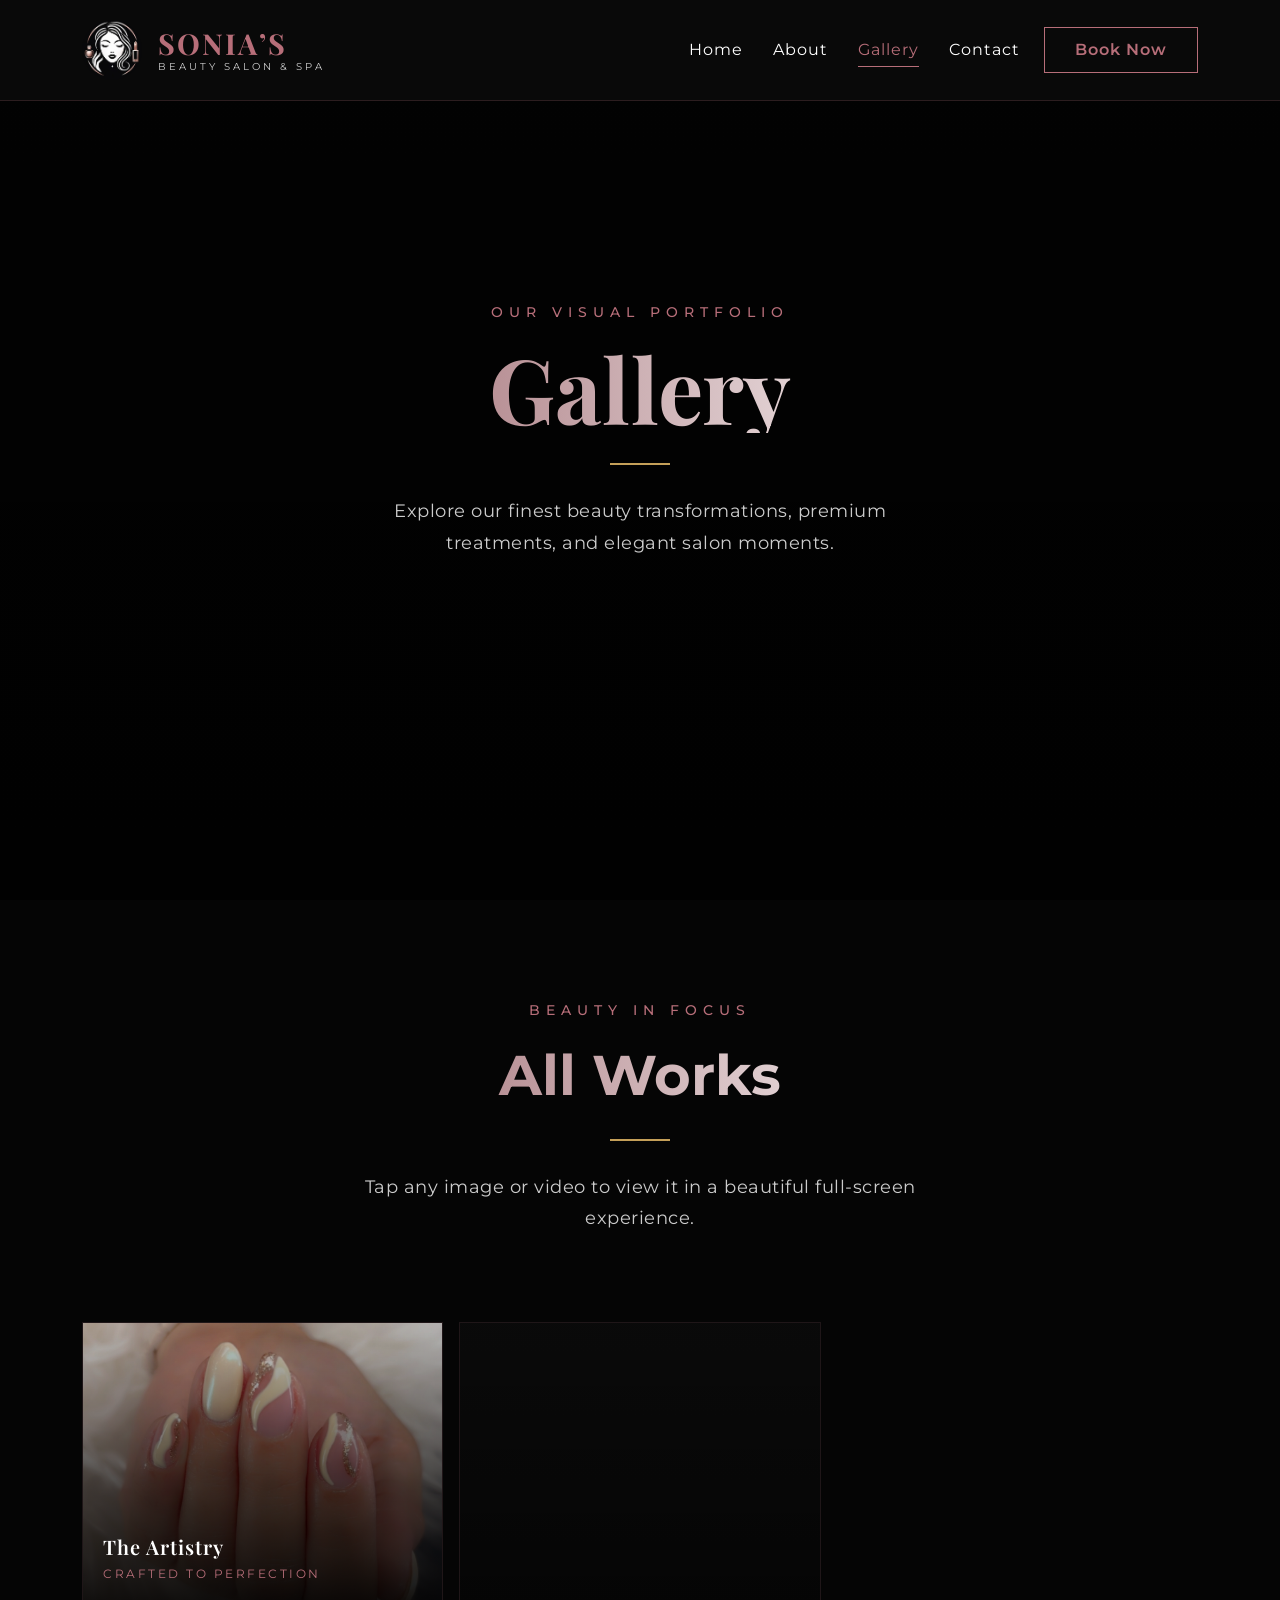
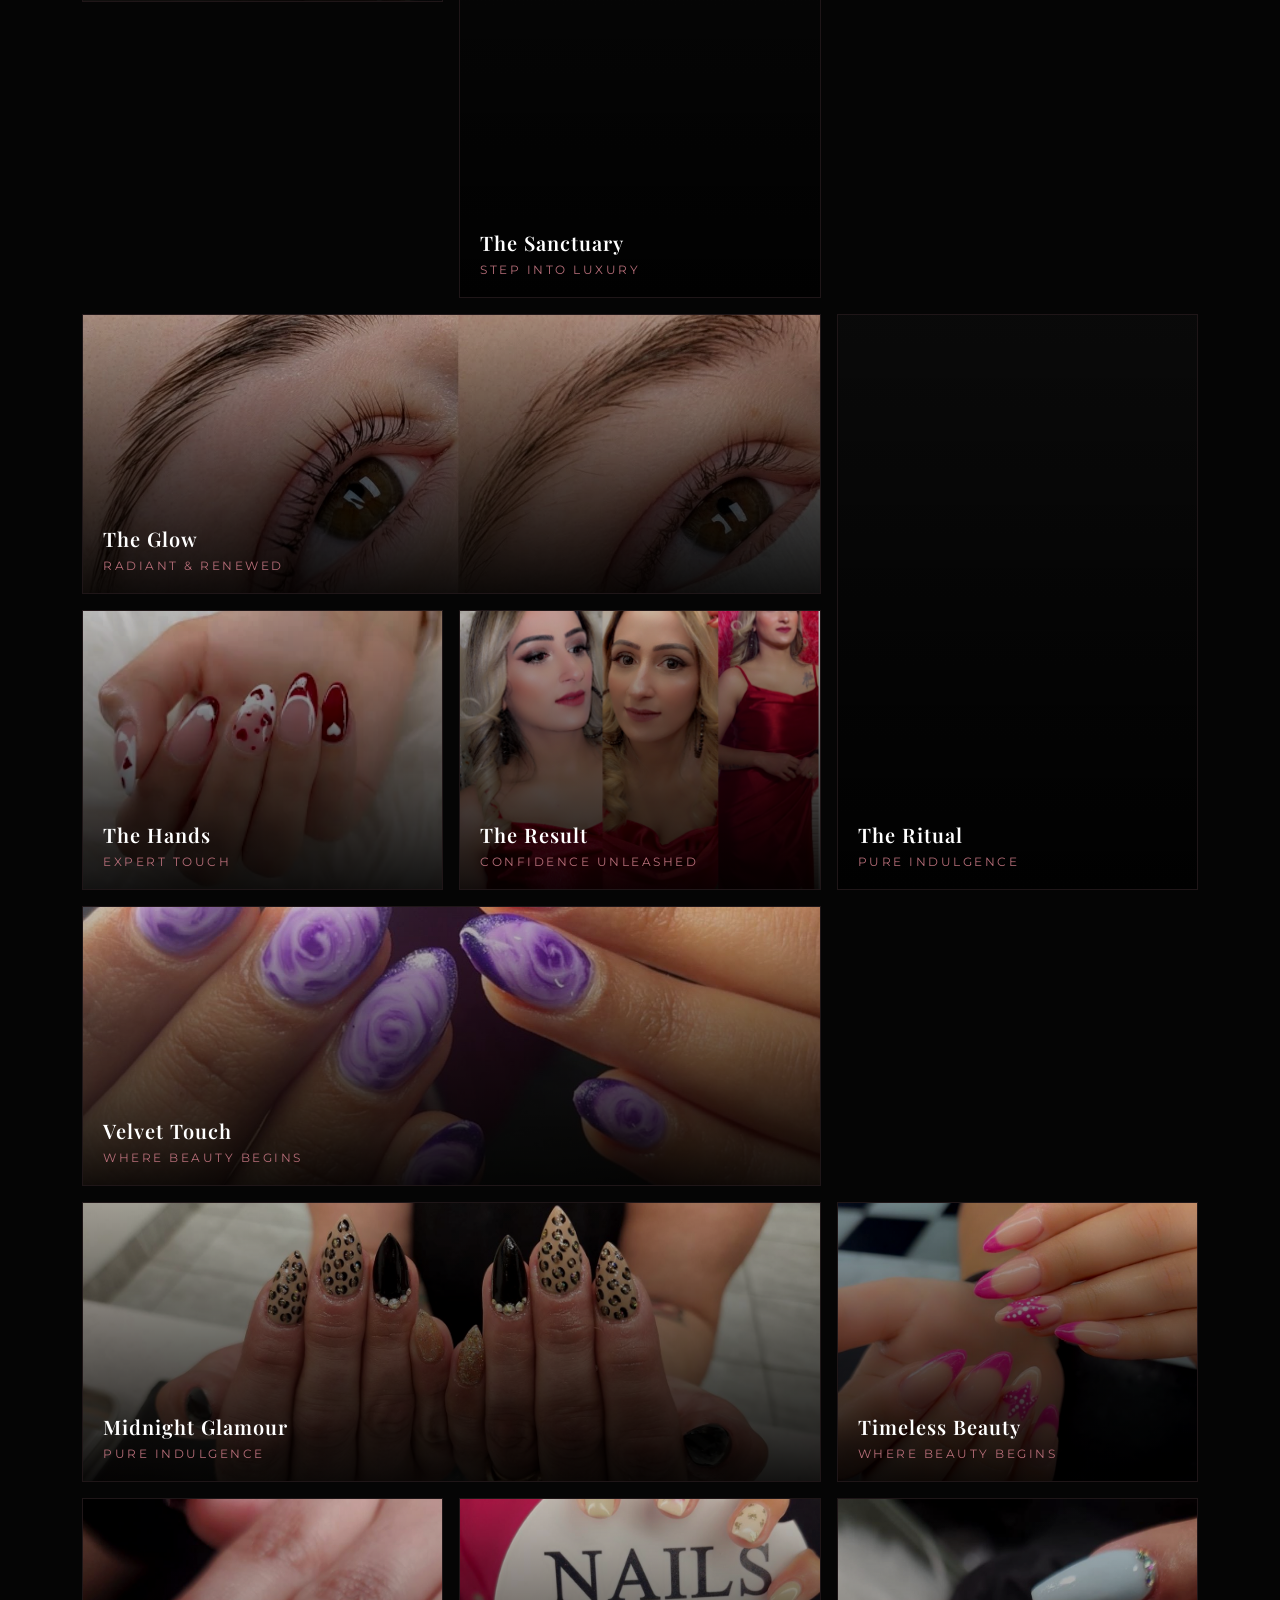
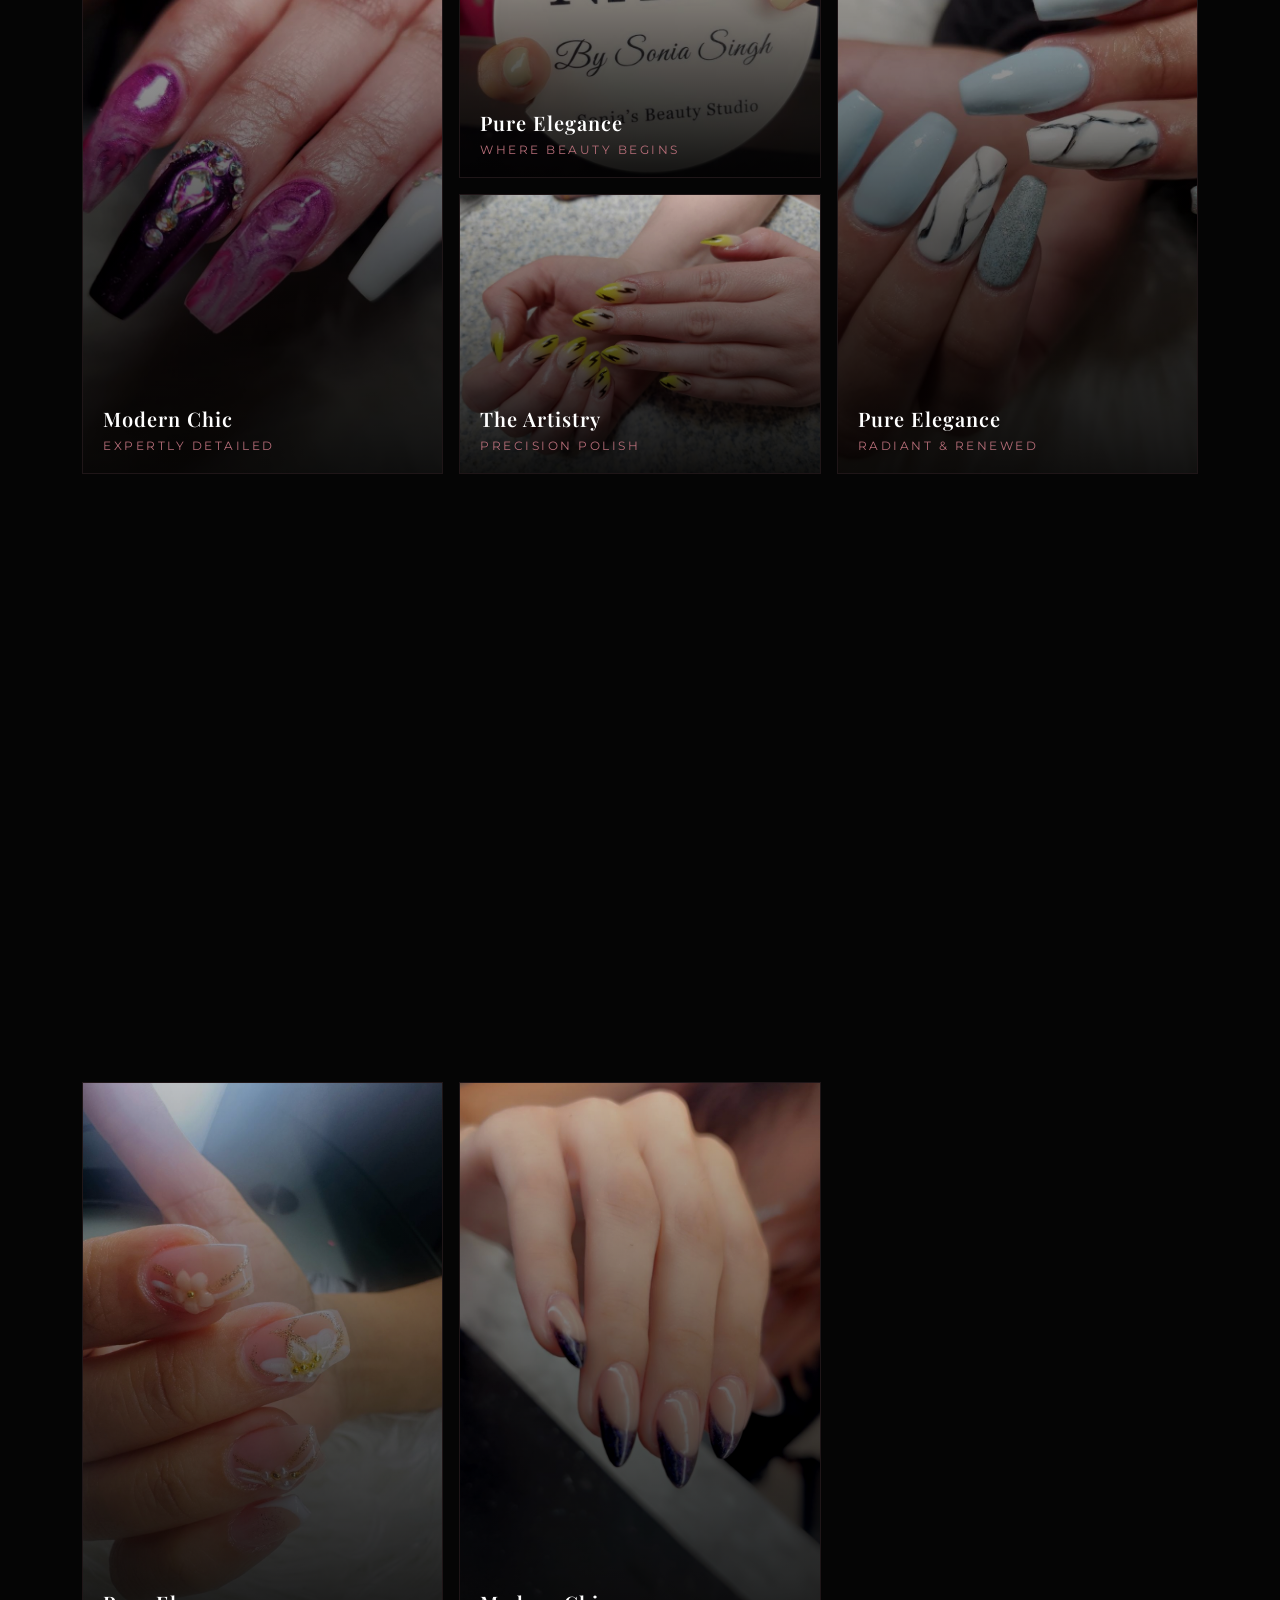
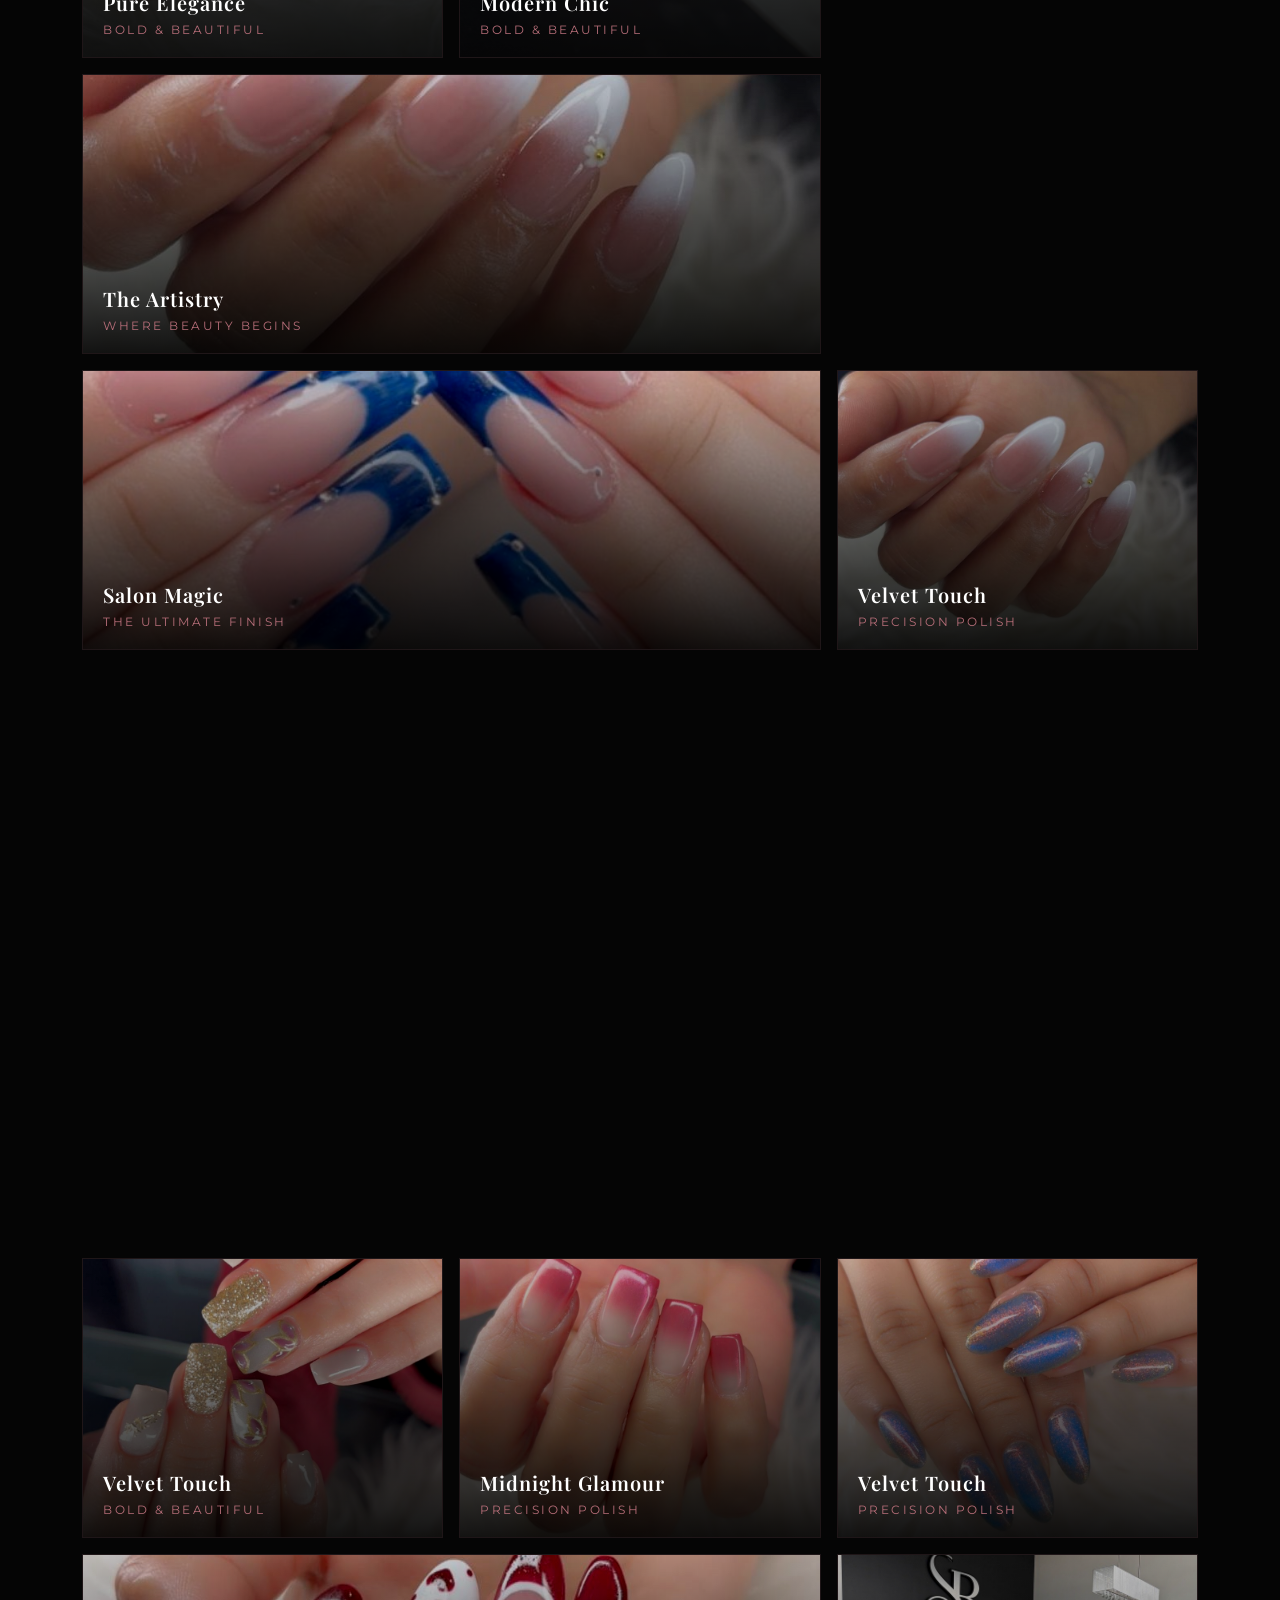
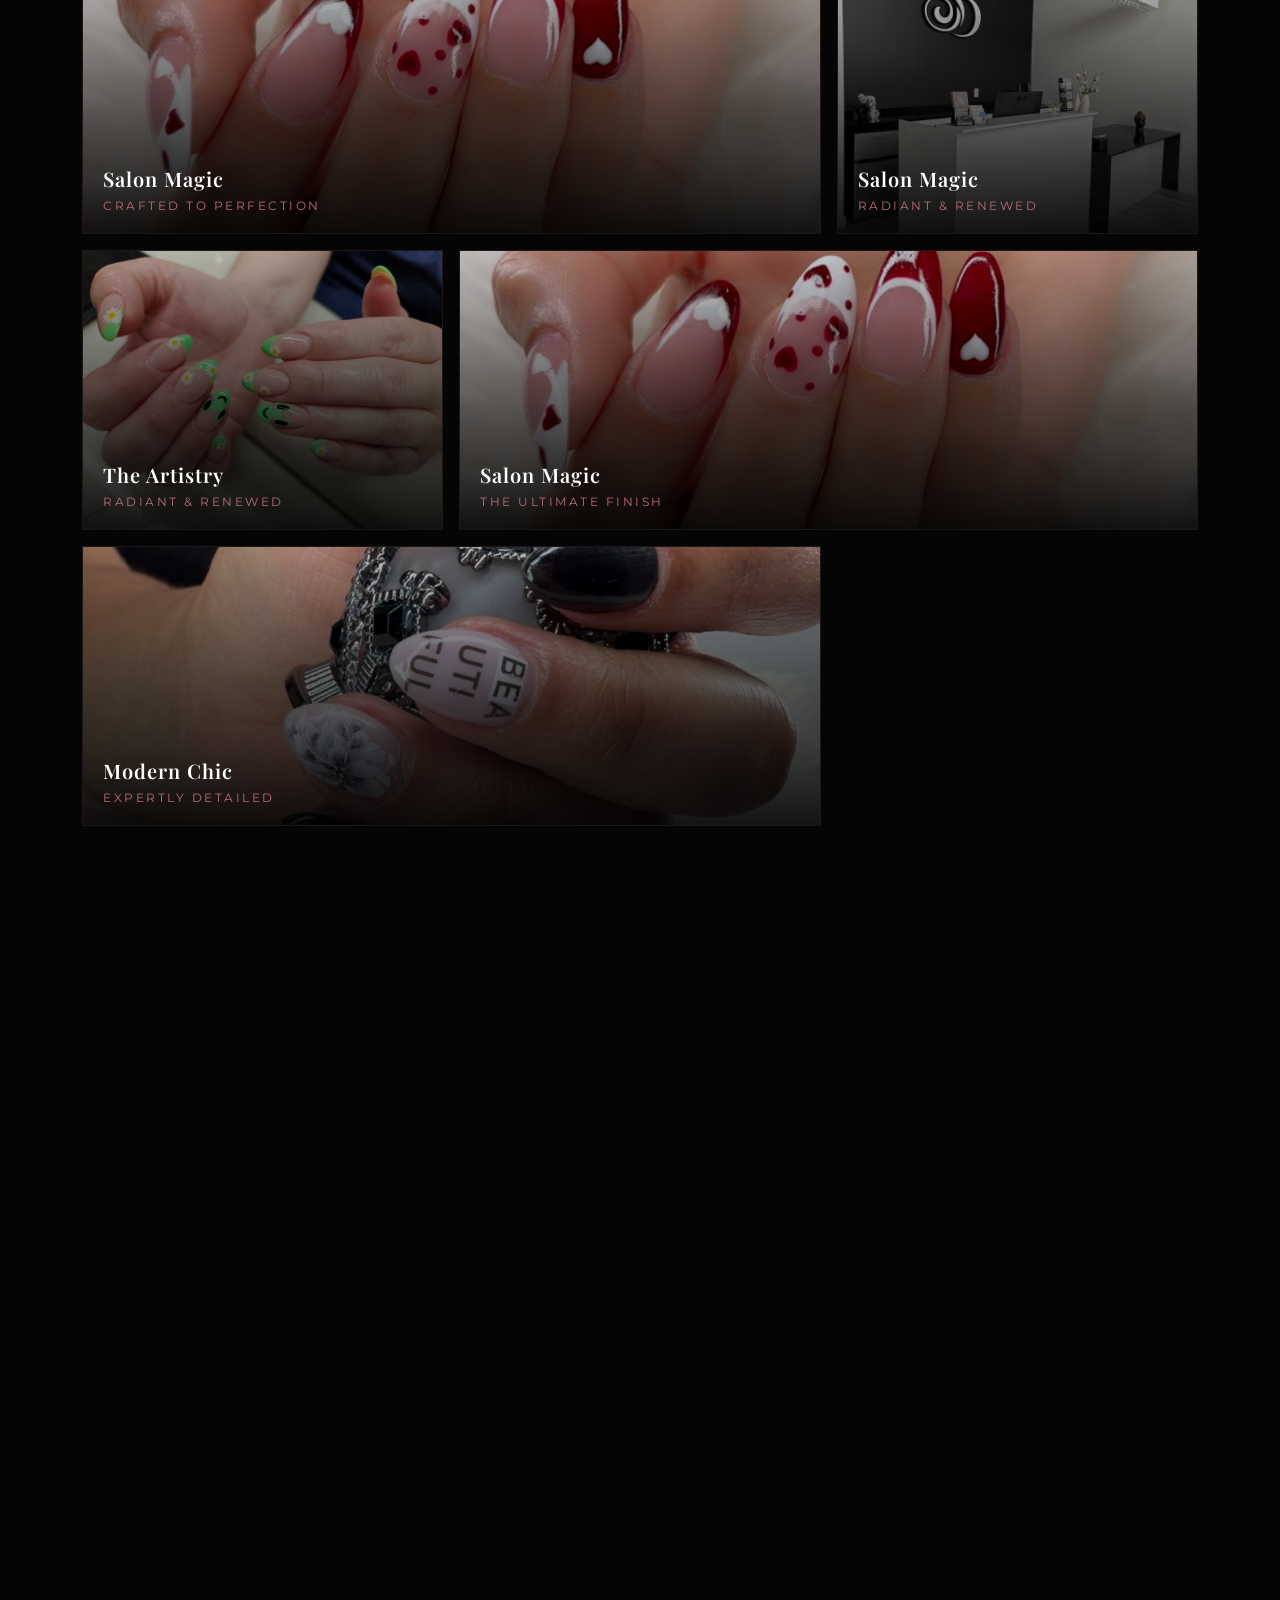
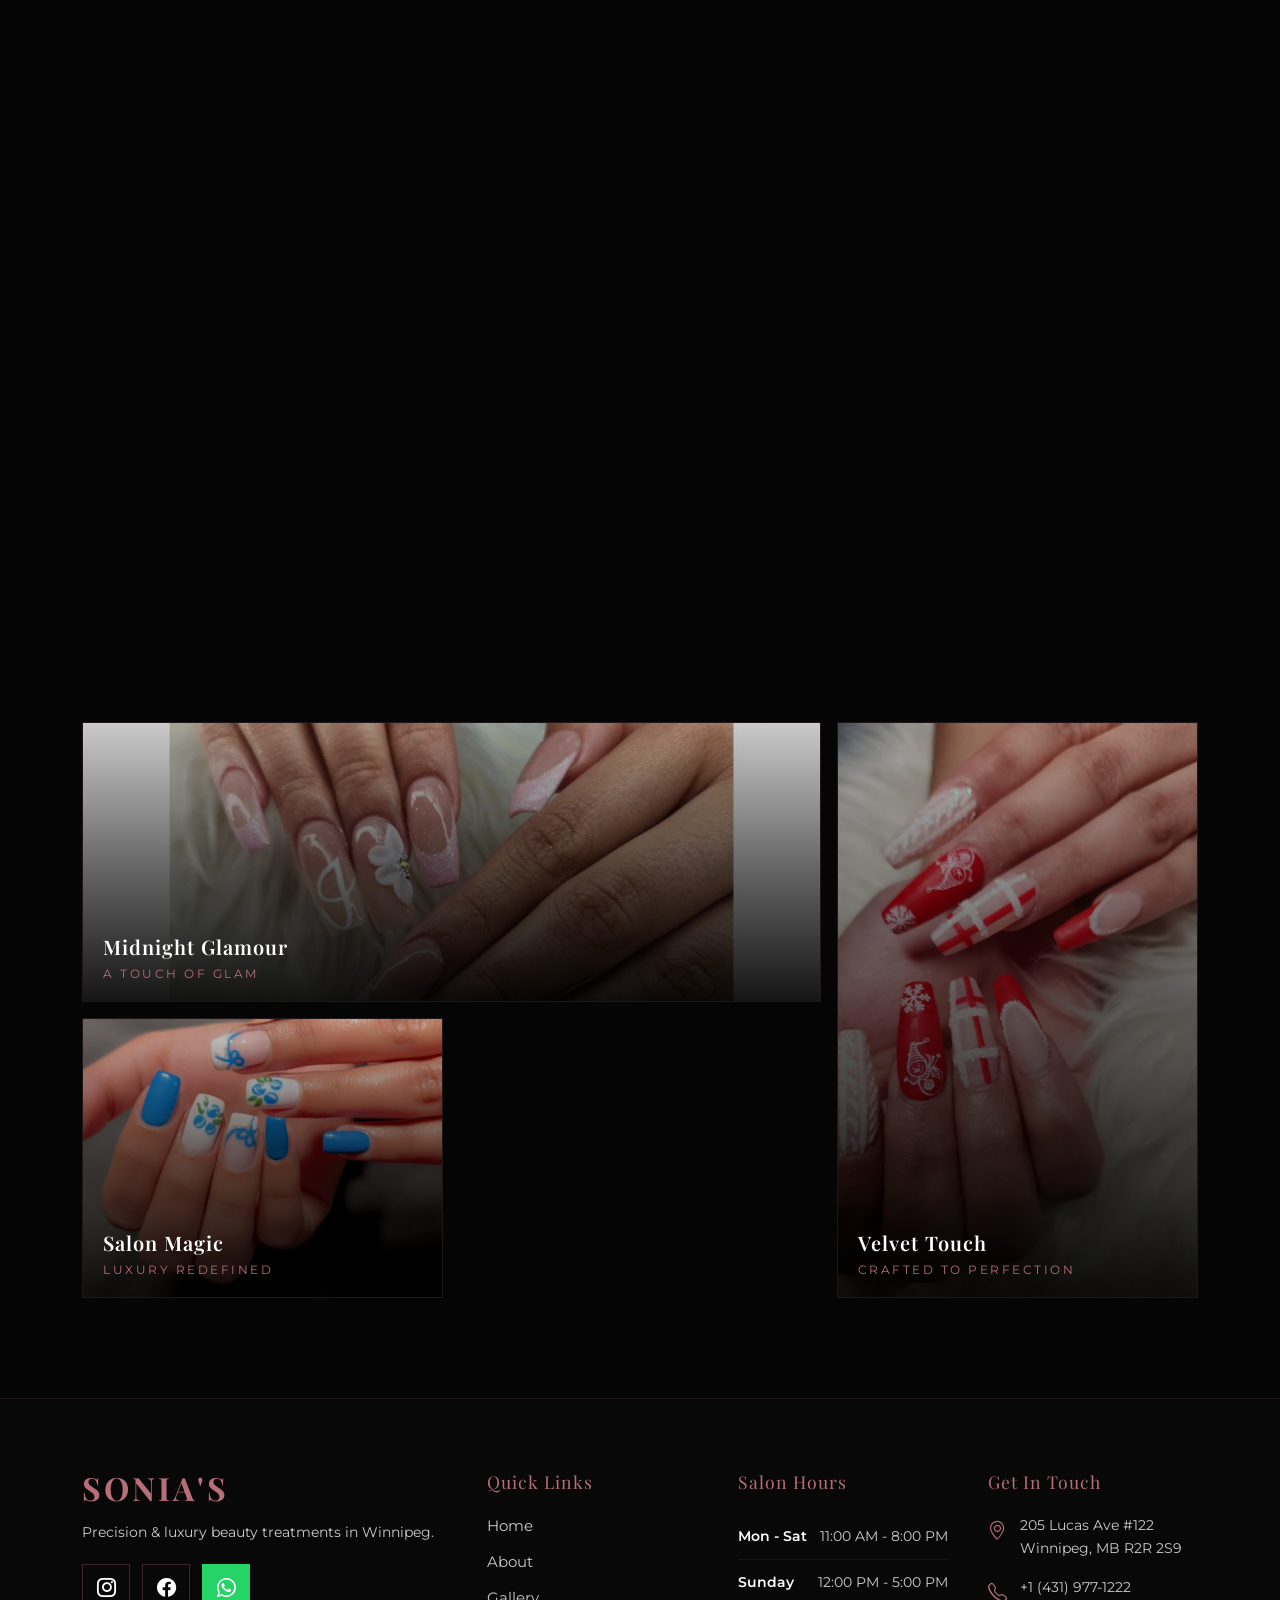
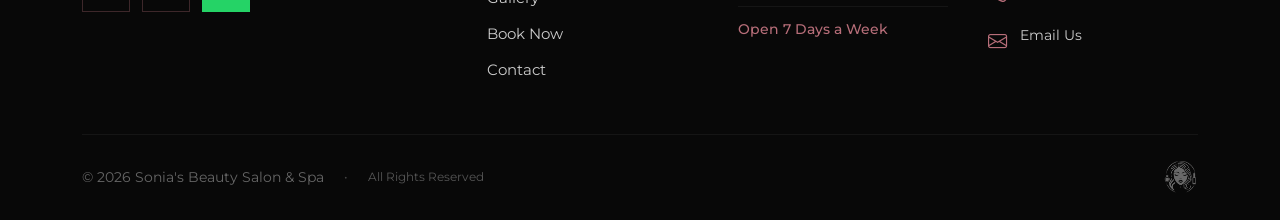
<file: gallery.html>
<!DOCTYPE html>
<html lang="en">

<head>
    <meta charset="UTF-8">
    <meta name="viewport" content="width=device-width, initial-scale=1.0">
    <title>Gallery | Sonia's Salon & Spa — Winnipeg, MB</title>
    <meta name="description"
        content="Browse nail art, facials, lashes & beauty transformations at Sonia's Salon & Spa in Winnipeg. Book your appointment today.">

    <meta property="og:title" content="Gallery | Sonia's Salon & Spa — Winnipeg, MB">
    <meta property="og:description"
        content="Browse nail art, facials, lashes & beauty transformations at Sonia's Salon & Spa in Winnipeg.">
    <meta property="og:image" content="https://soniabeautysalon.ca/assets/image/gallery/Image (1).jfif">
    <meta property="og:url" content="https://soniabeautysalon.ca/gallery">
    <meta property="og:type" content="website">
    <meta name="twitter:card" content="summary_large_image">

    <link href="https://cdn.jsdelivr.net/npm/bootstrap@5.0.2/dist/css/bootstrap.min.css" rel="stylesheet"
        integrity="sha384-EVSTQN3/azprG1Anm3QDgpJLIm9Nao0Yz1ztcQTwFspd3yD65VohhpuuCOmLASjC" crossorigin="anonymous">
    <link rel="icon" href="/assets/image/icon.webp" type="image/webp">
    <link href="https://cdn.jsdelivr.net/npm/bootstrap-icons@1.11.3/font/bootstrap-icons.css" rel="stylesheet">
    <link
        href="https://fonts.googleapis.com/css2?family=Playfair+Display:ital,wght@0,400;0,700;1,400&family=Montserrat:wght@300;400;600&display=swap"
        rel="stylesheet">
    <link rel="canonical" href="https://www.soniabeautysalon.ca/gallery" />

    <link rel="stylesheet" href="/assets/css/style.css">
    <!-- Google tag (gtag.js) -->
    <script async src="https://www.googletagmanager.com/gtag/js?id=G-L8GCNNDXYY"></script>
    <script>
        window.dataLayer = window.dataLayer || [];
        function gtag() { dataLayer.push(arguments); }
        gtag('js', new Date());

        gtag('config', 'G-L8GCNNDXYY');
    </script>
    <script type="application/ld+json">
{
  "@context": "https://schema.org",
  "@type": "ImageGallery",
  "name": "Sonia's Salon & Spa — Gallery",
  "description": "Nail art, facials, lashes and beauty transformations in Winnipeg, MB",
  "url": "https://soniabeautysalon.ca/gallery",
  "author": {
    "@type": "LocalBusiness",
    "name": "Sonia's Salon & Spa",
    "address": "205 Lucas Ave #122, Winnipeg, MB"
  }
}
</script>
</head>

<body>
    <!-- PRELOADER -->
    <div id="loader-wrapper">
        <div class="loader-content">
            <div class="logo-container">
                <img src="/assets/image/logowehite.webp" alt="Sonia's Salon" class="loader-logo-img">
                <div class="logo-glow"></div>
            </div>

            <div class="loader-status">
                <span class="loader-brand">SONIA'S</span>
                <div class="loader-line-container">
                    <div class="loader-line-fill"></div>
                </div>
                <span class="loader-msg">Preparing Your Beauty Experience</span>
            </div>
        </div>
    </div>

    <!-- HEADER -->
    <header class="luxury-header">
        <div class="container d-flex justify-content-between align-items-center">
            <a class="navbar-brand d-flex align-items-center" href="/">
                <img src="/assets/image/icon.webp" alt="Sonia's Logo" class="logo-img">
                <div class="brand-text ms-3">
                    <span class="brand-name">SONIA’S</span>
                    <span class="brand-sub">Beauty Salon & Spa</span>
                </div>
            </a>

            <nav class="desktop-nav d-none d-lg-flex align-items-center">
                <a class="nav-link" href="/">Home</a>
                <a class="nav-link" href="/about">About</a>
                <a class="nav-link active" href="/gallery">Gallery</a>
                <a class="nav-link" href="/contact">Contact</a>
                <a href="/book-now" class="btn booknow-btn ms-4">Book Now</a>
            </nav>

            <button class="menu-btn" id="menuBtn" aria-label="Toggle Menu">
                <span class="line"></span>
                <span class="line"></span>
                <span class="line"></span>
            </button>
        </div>

        <div class="mobile-overlay" id="mobileOverlay">
            <ul class="mobile-nav-list">
                <li><a href="/">Home</a></li>
                <li><a href="/about">About</a></li>
                <li><a href="/gallery">Gallery</a></li>
                <li><a href="/contact">Contact</a></li>
                <li><a href="/book-now" class="btn booknow-btn">Book Now</a></li>
            </ul>
        </div>
    </header>

    <!-- HERO -->
    <section class="gallery-hero-lux">
        <div class="gallery-hero-bg"></div>
        <div class="container">
            <div class="row min-vh-100 align-items-center justify-content-center text-center">
                <div class="col-lg-8">
                    <span class="hero-tag animate-on-scroll">Our Visual Portfolio</span>
                    <h1 class="hero-title shimmer-text animate-on-scroll">Gallery</h1>
                    <div class="hero-line mx-auto animate-on-scroll"></div>
                    <p class="hero-desc animate-on-scroll">
                        Explore our finest beauty transformations, premium treatments, and elegant salon moments.
                    </p>
                </div>
            </div>
        </div>
    </section>

    <!-- GALLERY SECTION -->
    <section class="gallery-sec py-100">
        <div class="container">
            <div class="row justify-content-center mb-5">
                <div class="col-lg-8 text-center">
                    <span class="hero-tag animate-on-scroll">Beauty In Focus</span>
                    <h2 class="shimmer-text display-4 font-playfair fw-bold animate-on-scroll">All Works</h2>
                    <div class="hero-line mx-auto animate-on-scroll"></div>
                    <p class="hero-desc mt-3 animate-on-scroll">
                        Tap any image or video to view it in a beautiful full-screen experience.
                    </p>
                </div>
            </div>

            <div class="gallery-masonry" id="galleryGrid">
                <!-- gallery.js injects items here -->
                <noscript>
                    <img src="/assets/image/gallery1.jpg" alt="Nail art at Sonia's Salon Winnipeg">
                    <img src="/assets/image/gallery3.jpg" alt="Facial treatment Sonia's Spa Winnipeg">
                    <img src="/assets/image/gallery2.png" alt="Lash extensions Sonia's Beauty Salon Winnipeg">
                </noscript>
            </div>
        </div>
    </section>

    <!-- LIGHTBOX -->
    <div id="luxuryLightbox" class="lightbox">
        <button class="lightbox-close" aria-label="Close">
            <i class="bi bi-x-lg"></i>
        </button>

        <button class="lightbox-prev" aria-label="Previous">
            <i class="bi bi-chevron-left"></i>
        </button>

        <div class="lightbox-content-wrapper">
            <div id="lightboxMediaContainer"></div>
            <div class="lightbox-info">
                <h3 id="lightboxTitle"></h3>
                <p id="lightboxSubtitle"></p>
            </div>
        </div>

        <button class="lightbox-next" aria-label="Next">
            <i class="bi bi-chevron-right"></i>
        </button>
    </div>

    <!-- FOOTER -->
    <footer class="luxury-footer">
        <div class="container">

            <!-- Mobile: Collapsible Sections / Desktop: Normal Grid -->
            <div class="footer-main">

                <!-- Column 1: Brand & Social (Always Visible) -->
                <div class="footer-brand-section">
                    <h3 class="footer-logo">SONIA'S</h3>
                    <p class="footer-tagline">Precision & luxury beauty treatments in Winnipeg.</p>

                    <div class="footer-social-links">
                        <a href="https://www.instagram.com/soniasbeautysalonandspa/" target="_blank"
                            aria-label="Instagram">
                            <i class="bi bi-instagram"></i>
                        </a>
                        <a href="https://facebook.com" target="_blank" aria-label="Facebook">
                            <i class="bi bi-facebook"></i>
                        </a>
                        <a href="https://wa.me/14319771222" target="_blank" class="whatsapp-btn" aria-label="WhatsApp">
                            <i class="bi bi-whatsapp"></i>
                        </a>
                    </div>
                </div>

                <!-- Desktop Grid / Mobile Accordion -->
                <div class="footer-columns">

                    <!-- Column 2: Quick Links -->
                    <div class="footer-column">
                        <button class="footer-toggle" onclick="toggleFooterSection(this)">
                            <span class="footer-heading">Quick Links</span>
                            <i class="bi bi-chevron-down toggle-icon"></i>
                        </button>
                        <div class="footer-content">
                            <ul class="footer-menu">
                                <li><a href="/">Home</a></li>
                                <li><a href="/about">About</a></li>
                                <li><a href="/gallery">Gallery</a></li>
                                <li><a href="/book-now">Book Now</a></li>
                                <li><a href="/contact">Contact</a></li>
                            </ul>
                        </div>
                    </div>
                    <!-- Column 3: Working Hours -->
                    <div class="footer-column">
                        <button class="footer-toggle" onclick="toggleFooterSection(this)">
                            <span class="footer-heading">Salon Hours</span>
                            <i class="bi bi-chevron-down toggle-icon"></i>
                        </button>

                        <div class="footer-content">
                            <div class="footer-hours-block">

                                <div class="hours-row">
                                    <span class="day">Mon - Sat</span>
                                    <span>11:00 AM - 8:00 PM</span>
                                </div>

                                <div class="hours-row">
                                    <span class="day">Sunday</span>
                                    <span>12:00 PM - 5:00 PM</span>
                                </div>

                                <p class="open-status">
                                    Open 7 Days a Week
                                </p>

                            </div>
                        </div>
                    </div>
                    <!-- Column 4: Contact -->
                    <div class="footer-column">
                        <button class="footer-toggle" onclick="toggleFooterSection(this)">
                            <span class="footer-heading">Get In Touch</span>
                            <i class="bi bi-chevron-down toggle-icon"></i>
                        </button>
                        <div class="footer-content">
                            <ul class="footer-contact">
                                <li>
                                    <i class="bi bi-geo-alt"></i>
                                    <span>205 Lucas Ave #122<br>Winnipeg, MB R2R 2S9</span>
                                </li>
                                <li>
                                    <i class="bi bi-telephone"></i>
                                    <a href="tel:+14319771222">+1 (431) 977-1222</a>
                                </li>
                                <li>
                                    <i class="bi bi-envelope"></i>
                                    <a href="mailto:soniasbeautysalon.Winnipeg@gmail.com">Email Us</a>
                                </li>
                            </ul>
                        </div>
                    </div>
                </div>
            </div>

            <!-- Footer Bottom -->
            <div class="footer-bottom">
                <div class="footer-credits">
                    <p>&copy; 2026 Sonia's Beauty Salon & Spa</p>
                    <p class="rights-text">All Rights Reserved</p>
                </div>
                <div class="footer-logo-small">
                    <img src="/assets/image/logowehite.webp" alt="Sonia's Logo">
                </div>
            </div>

        </div>
    </footer>

    <script src="https://cdn.jsdelivr.net/npm/bootstrap@5.0.2/dist/js/bootstrap.bundle.min.js"
        integrity="sha384-MrcW6ZMFYlzcLA8Nl+NtUVF0sA7MsXsP1UyJoMp4YLEuNSfAP+JcXn/tWtIaxVXM"
        crossorigin="anonymous"></script>

    <script src="/assets/js/script.js"></script>
    <script src="/assets/js/gallery.js"></script>
</body>

</html>
</file>
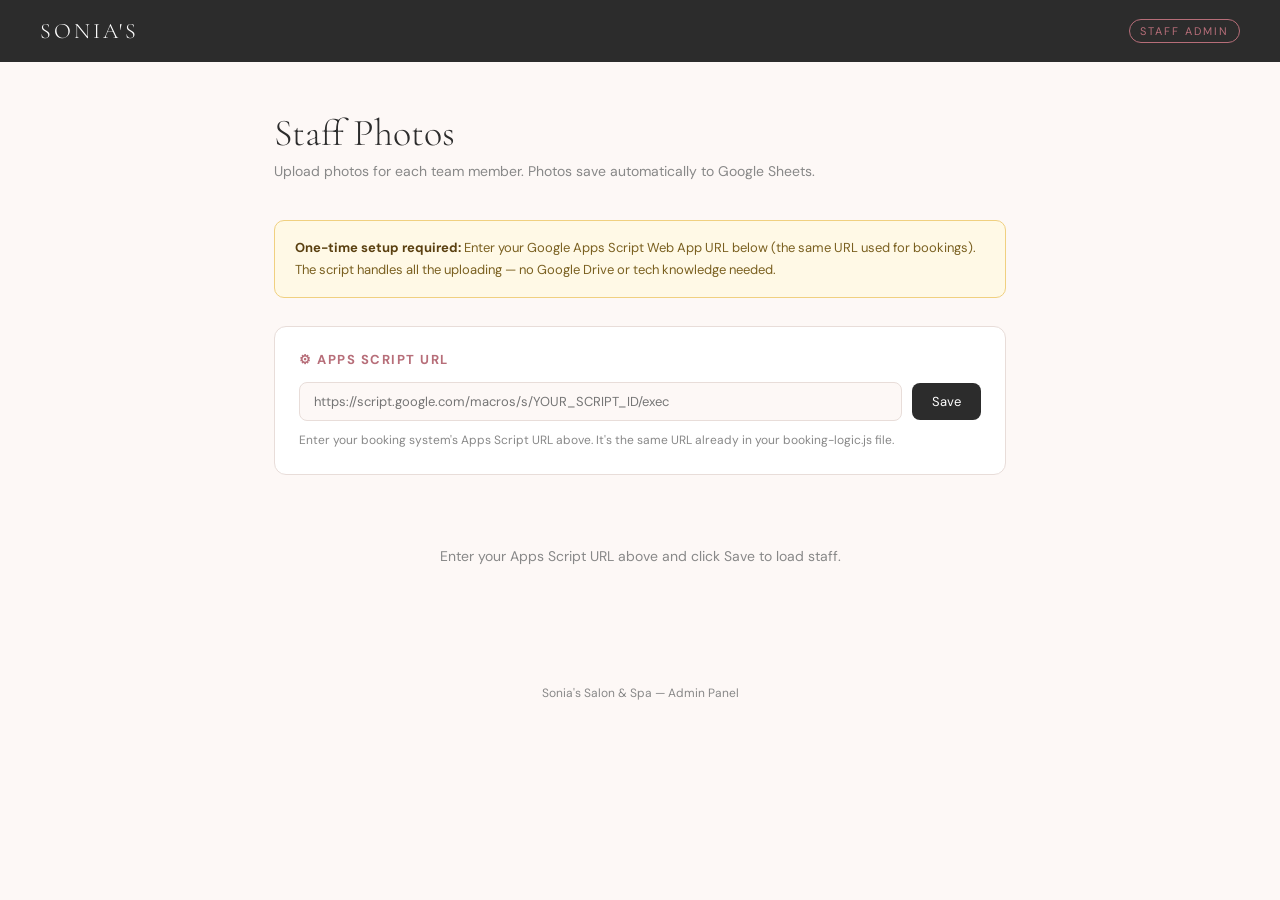
<file: staff-photo-admin.html>
<!DOCTYPE html>
<html lang="en">

<head>
    <meta charset="UTF-8">
    <meta name="viewport" content="width=device-width, initial-scale=1.0">
    <title>Staff Photos — Sonia's Salon Admin</title>
    <link
        href="https://fonts.googleapis.com/css2?family=Cormorant+Garamond:wght@300;400;600&family=DM+Sans:wght@300;400;500&display=swap"
        rel="stylesheet">
    <style>
        :root {
            --rose: #b76e79;
            --rose-light: #f5e6e8;
            --rose-dark: #8a4f58;
            --cream: #fdf8f6;
            --charcoal: #2c2c2c;
            --gray: #888;
            --border: #e8ddd9;
            --success: #4a9e7f;
            --error: #c0392b;
        }

        * {
            box-sizing: border-box;
            margin: 0;
            padding: 0;
        }

        body {
            font-family: 'DM Sans', sans-serif;
            background: var(--cream);
            color: var(--charcoal);
            min-height: 100vh;
        }

        header {
            background: var(--charcoal);
            padding: 18px 40px;
            display: flex;
            align-items: center;
            justify-content: space-between;
        }

        .brand {
            font-family: 'Cormorant Garamond', serif;
            font-size: 22px;
            color: white;
            font-weight: 300;
            letter-spacing: 3px;
        }

        .admin-badge {
            font-size: 11px;
            color: var(--rose);
            letter-spacing: 2px;
            text-transform: uppercase;
            border: 1px solid var(--rose);
            padding: 4px 10px;
            border-radius: 20px;
        }

        .page-wrap {
            max-width: 780px;
            margin: 0 auto;
            padding: 48px 24px;
        }

        .page-title {
            font-family: 'Cormorant Garamond', serif;
            font-size: 38px;
            font-weight: 300;
            margin-bottom: 6px;
            color: var(--charcoal);
        }

        .page-sub {
            font-size: 14px;
            color: var(--gray);
            margin-bottom: 40px;
        }

        /* API Key setup box */
        .setup-box {
            background: white;
            border: 1px solid var(--border);
            border-radius: 12px;
            padding: 24px;
            margin-bottom: 32px;
        }

        .setup-box h3 {
            font-size: 13px;
            letter-spacing: 1.5px;
            text-transform: uppercase;
            color: var(--rose);
            margin-bottom: 14px;
        }

        .setup-row {
            display: flex;
            gap: 10px;
            align-items: center;
        }

        .setup-row input {
            flex: 1;
            padding: 10px 14px;
            border: 1px solid var(--border);
            border-radius: 8px;
            font-family: 'DM Sans', sans-serif;
            font-size: 13px;
            color: var(--charcoal);
            background: var(--cream);
        }

        .setup-row input:focus {
            outline: none;
            border-color: var(--rose);
        }

        .btn-save-config {
            padding: 10px 20px;
            background: var(--charcoal);
            color: white;
            border: none;
            border-radius: 8px;
            font-size: 13px;
            cursor: pointer;
            font-family: 'DM Sans', sans-serif;
            white-space: nowrap;
            transition: background 0.2s;
        }

        .btn-save-config:hover {
            background: var(--rose-dark);
        }

        .config-note {
            font-size: 12px;
            color: var(--gray);
            margin-top: 10px;
            line-height: 1.6;
        }

        /* Staff cards */
        .staff-grid {
            display: flex;
            flex-direction: column;
            gap: 20px;
        }

        .staff-card {
            background: white;
            border: 1px solid var(--border);
            border-radius: 14px;
            padding: 24px;
            display: flex;
            align-items: center;
            gap: 24px;
            transition: box-shadow 0.2s;
        }

        .staff-card:hover {
            box-shadow: 0 4px 20px rgba(183, 110, 121, 0.1);
        }

        .avatar-wrap {
            position: relative;
            flex-shrink: 0;
        }

        .avatar {
            width: 80px;
            height: 80px;
            border-radius: 50%;
            object-fit: cover;
            border: 3px solid var(--rose-light);
            display: block;
        }

        .avatar-fallback {
            width: 80px;
            height: 80px;
            border-radius: 50%;
            background: var(--rose-light);
            display: flex;
            align-items: center;
            justify-content: center;
            font-family: 'Cormorant Garamond', serif;
            font-size: 26px;
            color: var(--rose);
            border: 3px solid var(--rose-light);
        }

        .avatar-edit-btn {
            position: absolute;
            bottom: 0;
            right: 0;
            width: 26px;
            height: 26px;
            background: var(--rose);
            border: 2px solid white;
            border-radius: 50%;
            display: flex;
            align-items: center;
            justify-content: center;
            cursor: pointer;
            font-size: 11px;
            color: white;
            transition: background 0.2s;
        }

        .avatar-edit-btn:hover {
            background: var(--rose-dark);
        }

        .staff-info {
            flex: 1;
        }

        .staff-name {
            font-family: 'Cormorant Garamond', serif;
            font-size: 22px;
            font-weight: 600;
            margin-bottom: 3px;
        }

        .staff-role {
            font-size: 13px;
            color: var(--gray);
            margin-bottom: 12px;
        }

        .url-display {
            font-size: 11px;
            color: var(--gray);
            font-family: monospace;
            background: var(--cream);
            padding: 6px 10px;
            border-radius: 6px;
            border: 1px solid var(--border);
            word-break: break-all;
            max-width: 420px;
        }

        .url-display.has-url {
            color: var(--success);
        }

        .upload-area {
            border: 2px dashed var(--border);
            border-radius: 10px;
            padding: 16px 20px;
            text-align: center;
            cursor: pointer;
            transition: all 0.2s;
            margin-top: 12px;
            background: var(--cream);
        }

        .upload-area:hover,
        .upload-area.drag-over {
            border-color: var(--rose);
            background: var(--rose-light);
        }

        .upload-area p {
            font-size: 13px;
            color: var(--gray);
            margin-top: 6px;
        }

        .upload-area .upload-icon {
            font-size: 22px;
        }

        .file-input {
            display: none;
        }

        .progress-bar-wrap {
            height: 4px;
            background: var(--border);
            border-radius: 4px;
            margin-top: 10px;
            overflow: hidden;
            display: none;
        }

        .progress-bar {
            height: 100%;
            background: var(--rose);
            border-radius: 4px;
            width: 0%;
            transition: width 0.3s;
        }

        .status-msg {
            font-size: 12px;
            margin-top: 8px;
            padding: 6px 10px;
            border-radius: 6px;
            display: none;
        }

        .status-msg.success {
            background: #e8f5f0;
            color: var(--success);
            display: block;
        }

        .status-msg.error {
            background: #fdf0ee;
            color: var(--error);
            display: block;
        }

        .status-msg.loading {
            background: var(--rose-light);
            color: var(--rose-dark);
            display: block;
        }

        .btn-upload {
            margin-top: 10px;
            padding: 9px 18px;
            background: var(--rose);
            color: white;
            border: none;
            border-radius: 8px;
            font-size: 13px;
            font-family: 'DM Sans', sans-serif;
            cursor: pointer;
            transition: background 0.2s;
            display: none;
        }

        .btn-upload:hover {
            background: var(--rose-dark);
        }

        .btn-upload:disabled {
            opacity: 0.6;
            cursor: not-allowed;
        }

        .preview-img {
            width: 60px;
            height: 60px;
            border-radius: 8px;
            object-fit: cover;
            margin: 8px auto 0;
            display: none;
            border: 2px solid var(--rose-light);
        }

        /* Instructions */
        .instructions {
            background: #fff9e6;
            border: 1px solid #f0d080;
            border-radius: 10px;
            padding: 16px 20px;
            margin-bottom: 28px;
            font-size: 13px;
            line-height: 1.7;
            color: #7a6020;
        }

        .instructions strong {
            color: #5a4010;
        }

        footer {
            text-align: center;
            padding: 32px;
            font-size: 12px;
            color: var(--gray);
        }
    </style>
</head>

<body>

    <header>
        <div class="brand">SONIA'S</div>
        <div class="admin-badge">Staff Admin</div>
    </header>

    <div class="page-wrap">
        <h1 class="page-title">Staff Photos</h1>
        <p class="page-sub">Upload photos for each team member. Photos save automatically to Google Sheets.</p>

        <div class="instructions">
            <strong>One-time setup required:</strong> Enter your Google Apps Script Web App URL below (the same URL used
            for bookings). The script handles all the uploading — no Google Drive or tech knowledge needed.
        </div>

        <!-- Config -->
        <div class="setup-box">
            <h3>⚙ Apps Script URL</h3>
            <div class="setup-row">
                <input type="text" id="scriptUrl"
                    placeholder="https://script.google.com/macros/s/YOUR_SCRIPT_ID/exec" />
                <button class="btn-save-config" onclick="saveConfig()">Save</button>
            </div>
            <p class="config-note" id="configStatus">Enter your booking system's Apps Script URL above. It's the same
                URL already in your booking-logic.js file.</p>
        </div>

        <!-- Staff Cards -->
        <div class="staff-grid" id="staffGrid">
            <p style="color:var(--gray); font-size:14px; text-align:center; padding:40px 0;">
                Enter your Apps Script URL above and click Save to load staff.
            </p>
        </div>
    </div>

    <footer>Sonia's Salon & Spa — Admin Panel</footer>

    <script>
        const STORAGE_KEY = 'https://script.google.com/macros/s/AKfycbw-9qyDyPCKDBpsYxoFyhcH5vrArNdU-oM99VMfIGc6ey7BBrQ94UL1gJbRoT4IOwxnmQ/exec';

        function saveConfig() {
            const url = document.getElementById('scriptUrl').value.trim();
            if (!url.includes('script.google.com')) {
                showConfigStatus('Please enter a valid Apps Script URL', 'error');
                return;
            }
            localStorage.setItem(STORAGE_KEY, url);
            showConfigStatus('✓ Saved! Loading staff...', 'ok');
            loadStaff(url);
        }

        function showConfigStatus(msg, type) {
            const el = document.getElementById('configStatus');
            el.textContent = msg;
            el.style.color = type === 'error' ? 'var(--error)' : type === 'ok' ? 'var(--success)' : 'var(--gray)';
        }

        async function loadStaff(url) {
            const grid = document.getElementById('staffGrid');
            grid.innerHTML = '<p style="color:var(--gray);font-size:14px;text-align:center;padding:40px 0;">Loading staff...</p>';

            try {
                const res = await fetch(url);
                const data = await res.json();

                if (!data.success || !data.staff) throw new Error('Could not load staff');

                const active = data.staff.filter(s => s.status === 'Active');
                grid.innerHTML = active.map(s => buildCard(s)).join('');

            } catch (err) {
                grid.innerHTML = `<p style="color:var(--error);font-size:14px;text-align:center;padding:40px 0;">
      Could not load staff. Check your Apps Script URL is correct and deployed as "Anyone".</p>`;
            }
        }

        function buildCard(staff) {
            const initials = staff.name.slice(0, 2).toUpperCase();
            const hasPhoto = staff.avatarurl && staff.avatarurl.startsWith('http');
            const urlDisplay = hasPhoto ? staff.avatarurl : 'No photo yet';
            const id = staff.name.replace(/\s+/g, '_');

            return `
    <div class="staff-card" id="card_${id}">
      <div class="avatar-wrap">
        ${hasPhoto
                    ? `<img class="avatar" id="av_${id}" src="${staff.avatarurl}" onerror="this.style.display='none';document.getElementById('avf_${id}').style.display='flex'">`
                    : ''}
        <div class="avatar-fallback" id="avf_${id}" style="${hasPhoto ? 'display:none' : ''}">${initials}</div>
        <div class="avatar-edit-btn" onclick="document.getElementById('fi_${id}').click()">✎</div>
      </div>

      <div class="staff-info">
        <div class="staff-name">${staff.name}</div>
        <div class="staff-role">${staff.expertise || 'Specialist'}</div>
        <div class="url-display ${hasPhoto ? 'has-url' : ''}" id="url_${id}">${hasPhoto ? '✓ ' + staff.avatarurl : 'No photo yet'}</div>

        <div class="upload-area" id="drop_${id}"
          ondragover="event.preventDefault();this.classList.add('drag-over')"
          ondragleave="this.classList.remove('drag-over')"
          ondrop="handleDrop(event,'${id}','${staff.name}')"
          onclick="document.getElementById('fi_${id}').click()">
          <div class="upload-icon">📷</div>
          <p>Click or drag & drop a photo here</p>
          <img class="preview-img" id="prev_${id}" />
        </div>

        <input type="file" class="file-input" id="fi_${id}" accept="image/*"
          onchange="handleFile(this,'${id}','${staff.name}')">

        <div class="progress-bar-wrap" id="prog_wrap_${id}">
          <div class="progress-bar" id="prog_${id}"></div>
        </div>

        <div class="status-msg" id="status_${id}"></div>

        <button class="btn-upload" id="btn_${id}" onclick="uploadPhoto('${id}','${staff.name}')">
          Upload Photo
        </button>
      </div>
    </div>`;
        }

        function handleDrop(e, id, staffName) {
            e.preventDefault();
            document.getElementById('drop_' + id).classList.remove('drag-over');
            const file = e.dataTransfer.files[0];
            if (file && file.type.startsWith('image/')) {
                processFile(file, id, staffName);
            }
        }

        function handleFile(input, id, staffName) {
            const file = input.files[0];
            if (file) processFile(file, id, staffName);
        }

        function processFile(file, id, staffName) {
            // Show preview
            const prev = document.getElementById('prev_' + id);
            const reader = new FileReader();
            reader.onload = e => {
                prev.src = e.target.result;
                prev.style.display = 'block';
            };
            reader.readAsDataURL(file);

            document.getElementById('btn_' + id).style.display = 'inline-block';
            document.getElementById('btn_' + id).dataset.file = id;
            document.getElementById('status_' + id).className = 'status-msg';

            // Store file reference
            window['_file_' + id] = file;
        }

        async function uploadPhoto(id, staffName) {
            const file = window['_file_' + id];
            if (!file) return;

            const url = localStorage.getItem(STORAGE_KEY);
            if (!url) { alert('Please save your Apps Script URL first.'); return; }

            const btn = document.getElementById('btn_' + id);
            const status = document.getElementById('status_' + id);
            const progWrap = document.getElementById('prog_wrap_' + id);
            const prog = document.getElementById('prog_' + id);

            btn.disabled = true;
            btn.textContent = 'Uploading...';
            progWrap.style.display = 'block';
            prog.style.width = '30%';

            setStatus(id, 'Uploading photo...', 'loading');

            try {
                // Convert to base64
                const base64 = await toBase64(file);
                prog.style.width = '60%';

                const payload = {
                    action: 'uploadStaffPhoto',
                    staffName: staffName,
                    fileName: file.name,
                    mimeType: file.type,
                    base64Data: base64.split(',')[1]
                };

                prog.style.width = '80%';

                const res = await fetch(url, {
                    method: 'POST',
                    headers: { 'Content-Type': 'text/plain' },
                    body: JSON.stringify(payload)
                });

                const result = await res.json();
                prog.style.width = '100%';

                if (result.status === 'success' && result.photoUrl) {
                    // Update avatar preview
                    const avImg = document.getElementById('av_' + id);
                    const avFallback = document.getElementById('avf_' + id);

                    if (avImg) {
                        avImg.src = result.photoUrl;
                        avImg.style.display = 'block';
                        if (avFallback) avFallback.style.display = 'none';
                    } else {
                        // Create img element if it didn't exist
                        const wrap = document.querySelector('#card_' + id + ' .avatar-wrap');
                        const img = document.createElement('img');
                        img.className = 'avatar';
                        img.id = 'av_' + id;
                        img.src = result.photoUrl;
                        wrap.insertBefore(img, wrap.firstChild);
                        if (avFallback) avFallback.style.display = 'none';
                    }

                    // Update URL display
                    const urlEl = document.getElementById('url_' + id);
                    urlEl.textContent = '✓ ' + result.photoUrl;
                    urlEl.className = 'url-display has-url';

                    setStatus(id, '✓ Photo uploaded and saved to your staff sheet!', 'success');
                    btn.style.display = 'none';
                    document.getElementById('prev_' + id).style.display = 'none';

                } else {
                    throw new Error(result.message || 'Upload failed');
                }

            } catch (err) {
                setStatus(id, '✗ ' + err.message, 'error');
                btn.disabled = false;
                btn.textContent = 'Try Again';
            } finally {
                setTimeout(() => { progWrap.style.display = 'none'; prog.style.width = '0%'; }, 1000);
            }
        }

        function setStatus(id, msg, type) {
            const el = document.getElementById('status_' + id);
            el.textContent = msg;
            el.className = 'status-msg ' + type;
        }

        function toBase64(file) {
            return new Promise((resolve, reject) => {
                const reader = new FileReader();
                reader.onload = () => resolve(reader.result);
                reader.onerror = reject;
                reader.readAsDataURL(file);
            });
        }

        // On load
        window.addEventListener('DOMContentLoaded', () => {
            const saved = localStorage.getItem(STORAGE_KEY);
            if (saved) {
                document.getElementById('scriptUrl').value = saved;
                showConfigStatus('✓ URL loaded from saved config', 'ok');
                loadStaff(saved);
            }
        });
    </script>
</body>

</html>
</file>
<file: assets/css/style.css>
:root {
    --black-bg: #0a0a0a;
    --rose-gold: #b76e79;
    --rose-gold-light: #d4a9a0;
    --white: #ffffff;
    --gray-text: #cccccc;
}

body {
    background-color: var(--black-bg);
    color: var(--white);
    font-family: 'Montserrat', sans-serif;
    margin: 0;
    padding: 0;
    overflow-x: hidden;
}

#loader-wrapper {
    position: fixed;
    top: 0;
    left: 0;
    width: 100%;
    height: 100%;
    background: #000000;
    z-index: 10000;
    display: flex;
    align-items: center;
    justify-content: center;
    transition: opacity 1s cubic-bezier(0.7, 0, 0.3, 1), visibility 1s;
}

.loader-content {
    text-align: center;
    position: relative;
}

.logo-container {
    position: relative;
    width: 180px;
    margin: 0 auto 30px;
}

.loader-logo-img {
    width: 100%;
    height: auto;
    position: relative;
    z-index: 2;
    filter: drop-shadow(0 0 10px rgba(255, 255, 255, 0.2));
    animation: logoBreathe 3s infinite ease-in-out;
}

.logo-glow {
    position: absolute;
    top: 50%;
    left: 50%;
    transform: translate(-50%, -50%);
    width: 120%;
    height: 120%;
    background: radial-gradient(circle, rgba(183, 110, 121, 0.3) 0%, rgba(0, 0, 0, 0) 70%);
    z-index: 1;
    animation: glowPulse 3s infinite ease-in-out;
}

.loader-status {
    display: flex;
    flex-direction: column;
    align-items: center;
}

.loader-brand {
    font-family: 'Playfair Display', serif;
    color: #fff;
    letter-spacing: 10px;
    font-size: 1.2rem;
    margin-bottom: 15px;
}

.loader-line-container {
    width: 150px;
    height: 1px;
    background: rgba(255, 255, 255, 0.1);
    position: relative;
    overflow: hidden;
    margin-bottom: 15px;
}

.loader-line-fill {
    position: absolute;
    top: 0;
    left: -100%;
    width: 100%;
    height: 100%;
    background: linear-gradient(90deg, transparent, var(--rose-gold), transparent);
    animation: lineLoading 2s infinite ease-in-out;
}

.loader-msg {
    font-family: 'Montserrat', sans-serif;
    color: #666;
    font-size: 0.6rem;
    text-transform: uppercase;
    letter-spacing: 4px;
}

@keyframes logoBreathe {

    0%,
    100% {
        transform: scale(0.98);
        opacity: 0.8;
    }

    50% {
        transform: scale(1.02);
        opacity: 1;
    }
}

@keyframes glowPulse {

    0%,
    100% {
        opacity: 0.3;
        transform: translate(-50%, -50%) scale(1);
    }

    50% {
        opacity: 0.6;
        transform: translate(-50%, -50%) scale(1.1);
    }
}

@keyframes lineLoading {
    0% {
        left: -100%;
    }

    100% {
        left: 100%;
    }
}

.loader-hidden {
    opacity: 0;
    visibility: hidden;
}

.luxury-header {
    background-color: rgba(10, 10, 10, 0.9);
    backdrop-filter: blur(12px);
    border-bottom: 1px solid rgba(183, 110, 121, 0.2);
    padding: 20px 0;
    position: fixed;
    width: 100%;
    top: 0;
    z-index: 1000;
    transition: padding 0.3s ease;
}

.logo-img {
    height: 60px;
    width: auto;
    border-radius: 50%;
}

.brand-text {
    display: flex;
    flex-direction: column;
    line-height: 1.2;
}

.brand-name {
    font-family: 'Playfair Display', serif;
    font-size: 1.8rem;
    font-weight: 700;
    color: var(--rose-gold);
    letter-spacing: 2px;
}

.brand-sub {
    font-family: 'Montserrat', sans-serif;
    font-size: 0.65rem;
    color: var(--gray-text);
    letter-spacing: 3px;
    text-transform: uppercase;
}

.desktop-nav .nav-link {
    color: var(--white);
    font-weight: 400;
    letter-spacing: 1px;
    margin-left: 30px;
    text-decoration: none;
    position: relative;
    transition: color 0.3s ease;
}

.desktop-nav .nav-link::after {
    content: '';
    position: absolute;
    width: 0;
    height: 1px;
    bottom: -5px;
    left: 0;
    background-color: var(--rose-gold);
    transition: width 0.3s ease;
}

.desktop-nav .nav-link:hover::after,
.desktop-nav .nav-link.active::after {
    width: 100%;
}

.desktop-nav .nav-link:hover,
.desktop-nav .nav-link.active {
    color: var(--rose-gold);
}

.booknow-btn {
    background-color: transparent;
    border: 1.5px solid var(--rose-gold);
    color: var(--rose-gold);
    font-weight: 600;
    letter-spacing: 1px;
    padding: 10px 30px;
    border-radius: 0;
    text-decoration: none;
    transition: all 0.4s ease;
}

.booknow-btn:hover {
    background-color: var(--rose-gold);
    color: var(--black-bg);
    box-shadow: 0 0 20px rgba(183, 110, 121, 0.5);
}

.hamburger {
    display: none;
    background: none;
    border: none;
    cursor: pointer;
    padding: 10px;
    z-index: 1100;
}

.hamburger span {
    display: block;
    width: 28px;
    height: 2px;
    background-color: var(--rose-gold);
    margin: 6px 0;
    transition: all 0.3s ease;
}

.mobile-menu {
    position: fixed;
    top: 0;
    right: 0;
    width: 100%;
    height: 100vh;
    background-color: rgba(10, 10, 10, 0.98);
    backdrop-filter: blur(20px);
    z-index: 1050;
    display: flex;
    align-items: center;
    justify-content: center;
    transform: translateX(100%);
    transition: transform 0.6s cubic-bezier(0.77, 0, 0.175, 1);
}

.mobile-menu.is-open {
    transform: translateX(0);
}

.close-btn {
    position: absolute;
    top: 30px;
    right: 30px;
    background: none;
    border: none;
    width: 40px;
    height: 40px;
    cursor: pointer;
}

.close-btn span {
    display: block;
    position: absolute;
    width: 35px;
    height: 2px;
    background-color: var(--white);
    top: 50%;
    left: 50%;
}

.close-btn span:first-child {
    transform: translate(-50%, -50%) rotate(45deg);
}

.close-btn span:last-child {
    transform: translate(-50%, -50%) rotate(-45deg);
}

.close-btn:hover span {
    background-color: var(--rose-gold);
}

.mobile-nav-list {
    list-style: none;
    padding: 0;
    text-align: center;
}

.mobile-nav-list li {
    margin: 30px 0;
    opacity: 0;
    transform: translateY(30px);
    transition: all 0.4s ease;
}

.mobile-menu.is-open .mobile-nav-list li {
    opacity: 1;
    transform: translateY(0);
}

.mobile-menu.is-open .mobile-nav-list li:nth-child(1) {
    transition-delay: 0.2s;
}

.mobile-menu.is-open .mobile-nav-list li:nth-child(2) {
    transition-delay: 0.3s;
}

.mobile-menu.is-open .mobile-nav-list li:nth-child(3) {
    transition-delay: 0.4s;
}

.mobile-menu.is-open .mobile-nav-list li:nth-child(4) {
    transition-delay: 0.5s;
}

.mobile-menu.is-open .mobile-nav-list li:nth-child(5) {
    transition-delay: 0.6s;
}

.mobile-nav-list a {
    color: var(--white);
    text-decoration: none;
    font-family: 'Playfair Display', serif;
    font-size: 2.5rem;
    letter-spacing: 2px;
    transition: color 0.3s ease;
}

.mobile-nav-list a:hover {
    color: var(--rose-gold);
}

.mobile-book-btn {
    font-size: 1.2rem !important;
    padding: 15px 40px;
    display: inline-block;
    margin-top: 20px;
}

@media (max-width: 991px) {
    .hamburger {
        display: block;
    }
}

.menu-btn {
    display: none;
    background: none;
    border: none;
    cursor: pointer;
    position: relative;
    z-index: 2000;
    width: 40px;
    height: 40px;
    padding: 0;
}

.line {
    display: block;
    width: 30px;
    height: 2px;
    background-color: var(--rose-gold);
    margin: 6px auto;
    transition: all 0.4s cubic-bezier(0.7, 0, 0.3, 1);
}

.menu-btn.active .line:nth-child(1) {
    transform: translateY(8px) rotate(45deg);
    background-color: var(--white);
}

.menu-btn.active .line:nth-child(2) {
    opacity: 0;
}

.menu-btn.active .line:nth-child(3) {
    transform: translateY(-8px) rotate(-45deg);
    background-color: var(--white);
}

.mobile-overlay {
    position: fixed;
    top: 0;
    right: 0;
    width: 100%;
    height: 100vh;
    background-color: #0a0a0a;
    z-index: 1500;
    display: flex;
    align-items: center;
    justify-content: center;
    transform: translateX(100%);
    transition: transform 0.6s cubic-bezier(0.77, 0, 0.175, 1);
}

.mobile-overlay.is-open {
    transform: translateX(0);
}

.mobile-nav-list {
    list-style: none;
    text-align: center;
    padding: 0;
}

.mobile-nav-list li {
    margin: 25px 0;
    opacity: 0;
    transform: translateY(20px);
    transition: all 0.4s ease;
}

.mobile-overlay.is-open .mobile-nav-list li {
    opacity: 1;
    transform: translateY(0);
}

.mobile-overlay.is-open li:nth-child(1) {
    transition-delay: 0.2s;
}

.mobile-overlay.is-open li:nth-child(2) {
    transition-delay: 0.3s;
}

.mobile-overlay.is-open li:nth-child(3) {
    transition-delay: 0.4s;
}

.mobile-overlay.is-open li:nth-child(4) {
    transition-delay: 0.5s;
}

.mobile-overlay.is-open li:nth-child(5) {
    transition-delay: 0.6s;
}

.mobile-nav-list a {
    color: var(--white);
    text-decoration: none;
    font-family: 'Playfair Display', serif;
    font-size: 2.2rem;
}

@media (max-width: 991px) {
    .menu-btn {
        display: block;
    }
}

.hero-wrap {
    position: relative;
    height: 100vh;
    width: 100%;
    overflow: hidden;
    background-color: #050505;
    display: flex;
    align-items: center;
}

.hero-bg-image {
    position: absolute;
    top: 0;
    left: 0;
    right: 0;
    bottom: 0;
    background-image: linear-gradient(rgba(0, 0, 0, 0.5), rgba(0, 0, 0, 0.8)),
        url('https://images.unsplash.com/photo-1522337360788-8b13df772ce1?q=80&w=2070&auto=format&fit=crop');
    background-size: cover;
    background-position: center;
    animation: slowZoom 20s infinite alternate ease-in-out;
    z-index: 1;
}

@keyframes slowZoom {
    0% {
        transform: scale(1);
    }

    100% {
        transform: scale(1.15);
    }
}

.orb {
    position: absolute;
    border-radius: 50%;
    filter: blur(100px);
    opacity: 0.3;
    z-index: 2;
    animation: floatOrb 15s infinite alternate ease-in-out;
}

.orb-1 {
    width: 500px;
    height: 500px;
    background: var(--rose-gold);
    top: -10%;
    left: -10%;
}

.orb-2 {
    width: 400px;
    height: 400px;
    background: #4a2c2c;
    bottom: -10%;
    right: -5%;
}

@keyframes floatOrb {
    from {
        transform: translate(0, 0);
    }

    to {
        transform: translate(60px, 40px);
    }
}

.hero-content {
    position: relative;
    z-index: 10;
}

.hero-tag {
    display: block;
    font-family: 'Montserrat', sans-serif;
    color: var(--rose-gold);
    text-transform: uppercase;
    letter-spacing: 6px;
    font-size: 0.9rem;
    margin-bottom: 20px;
    font-weight: 500;
}

.hero-title {
    font-family: 'Playfair Display', serif;
    font-size: 90px;
    font-weight: 700;
    margin-bottom: 0;
    line-height: 1;
}
@media (max-width: 768px) {
    .hero-title {
        font-size: clamp(2.5rem, 8vw, 5rem);
    }
}

.shimmer-text {
    background: linear-gradient(90deg, #9b636a, #fff, #9b636a);
    background-size: 200% auto;
    -webkit-background-clip: text;
    -webkit-text-fill-color: transparent;
    animation: shimmer 5s linear infinite;
}

@keyframes shimmer {
    to {
        background-position: 200% center;
    }
}

.hero-line {
    width: 80px;
    height: 1px;
    background: var(--rose-gold);
    margin: 30px auto;
}

.hero-desc {
    font-size: 1.1rem;
    color: var(--gray-text);
    max-width: 600px;
    margin: 0 auto 40px;
    line-height: 1.8;
    letter-spacing: 0.5px;
}

.hero-btns {
    display: flex;
    align-items: center;
    justify-content: center;
    gap: 30px;
}

.btn-premium {
    position: relative;
    padding: 18px 45px;
    background: var(--rose-gold);
    color: #fff;
    text-decoration: none;
    font-weight: 600;
    letter-spacing: 1px;
    overflow: hidden;
    transition: 0.4s;
}

.btn-premium span {
    position: relative;
    z-index: 2;
}

.btn-premium::before {
    content: '';
    position: absolute;
    top: 0;
    left: -100%;
    width: 100%;
    height: 100%;
    background: #fff;
    transition: 0.5s;
    z-index: 1;
}

.btn-premium:hover::before {
    left: 0;
}

.btn-premium:hover {
    color: #000;
    box-shadow: 0 10px 30px rgba(183, 110, 121, 0.4);
}

.btn-link-lux {
    color: #fff;
    text-decoration: none;
    font-weight: 500;
    letter-spacing: 1px;
    border-bottom: 1px solid rgba(255, 255, 255, 0.3);
    padding-bottom: 5px;
    transition: 0.3s;
}

.btn-link-lux:hover {
    color: var(--rose-gold);
    border-color: var(--rose-gold);
}

.scroll-down {
    position: absolute;
    bottom: 40px;
    left: 50%;
    transform: translateX(-50%);
    z-index: 10;
    text-align: center;
}

.scroll-text {
    display: block;
    font-size: 10px;
    text-transform: uppercase;
    letter-spacing: 4px;
    color: var(--rose-gold);
    margin-bottom: 10px;
}

.scroll-bar {
    width: 1px;
    height: 60px;
    background: rgba(183, 110, 121, 0.3);
    margin: 0 auto;
    position: relative;
    overflow: hidden;
}

.scroll-bar::after {
    content: '';
    position: absolute;
    top: 0;
    left: 0;
    width: 100%;
    height: 30%;
    background: var(--rose-gold);
    animation: scrollMove 2s infinite ease-in-out;
}

@keyframes scrollMove {
    0% {
        top: -30%;
    }

    100% {
        top: 100%;
    }
}

.animate-item {
    opacity: 0;
    transform: translateY(30px);
    animation: fadeInUp 1s forwards ease-out;
}

.hero-tag {
    animation-delay: 0.2s;
}

.hero-title {
    animation-delay: 0.4s;
}

.hero-line {
    animation-delay: 0.6s;
}

.hero-desc {
    animation-delay: 0.8s;
}

.hero-btns {
    animation-delay: 1s;
}

@keyframes fadeInUp {
    to {
        opacity: 1;
        transform: translateY(0);
    }
}

@media (max-width: 768px) {
    .hero-btns {
        flex-direction: column;
        gap: 20px;
    }
}

.experience-sec {
    background-color: #050505;
}

.exp-card {
    position: relative;
    height: 500px;
    overflow: hidden;
    border-radius: 0;
    cursor: pointer;
}

.exp-card img {
    width: 100%;
    height: 100%;
    object-fit: cover;
    transition: transform 0.8s cubic-bezier(0.2, 1, 0.3, 1);
}

.exp-card:hover img {
    transform: scale(1.1);
}

.exp-content {
    position: absolute;
    bottom: 0;
    left: 0;
    right: 0;
    padding: 40px;
    background: linear-gradient(to top, rgba(0, 0, 0, 0.9), transparent);
    color: white;
}

.exp-content h3 {
    font-family: 'Playfair Display', serif;
    font-size: 2.5rem;
    letter-spacing: 5px;
    margin-bottom: 5px;
}

.exp-content p {
    color: var(--rose-gold);
    text-transform: uppercase;
    letter-spacing: 3px;
    font-size: 0.8rem;
    margin-bottom: 20px;
}

.exp-content a {
    color: white;
    text-decoration: none;
    font-size: 0.9rem;
    border-bottom: 1px solid var(--rose-gold);
    padding-bottom: 5px;
    transition: 0.3s;
}

.exp-content a:hover {
    color: var(--rose-gold);
}

.animate-on-scroll {
    opacity: 0;
    transform: translateY(30px);
    transition: all 0.8s ease-out;
}

.animate-on-scroll.visible {
    opacity: 1;
    transform: translateY(0);
}

.booking-progress {
    display: flex;
    justify-content: space-between;
    border-bottom: 1px solid #333;
    padding-bottom: 10px;
}

.progress-step {
    color: #555;
    font-size: 0.8rem;
    text-transform: uppercase;
    letter-spacing: 2px;
}

.progress-step.active {
    color: var(--rose-gold);
    font-weight: bold;
}

.booking-card {
    background: #111;
    padding: 40px;
    border: 1px solid #222;
}

.luxury-input {
    background: transparent;
    border: 1px solid #333;
    color: white;
    padding: 15px;
    border-radius: 0;
}

.luxury-input:focus {
    background: #151515;
    border-color: var(--rose-gold);
    color: white;
    box-shadow: none;
}

.service-item,
.staff-item {
    padding: 20px;
    border: 1px solid #222;
    margin-bottom: 10px;
    cursor: pointer;
    transition: 0.3s;
}

.service-item:hover,
.staff-item:hover,
.selected {
    border-color: var(--rose-gold);
    background: #1a1a1a;
}


.about-hero {
    position: relative;
    height: 80vh;
    display: flex;
    align-items: center;
    justify-content: center;
    overflow: hidden;
}

.video-container {
    position: absolute;
    top: 0;
    left: 0;
    width: 100%;
    height: 100%;
    z-index: 1;
}

.about-bg-video {
    width: 100%;
    height: 100%;
    object-fit: cover;
}

.video-overlay {
    position: absolute;
    top: 0;
    left: 0;
    width: 100%;
    height: 100%;
    background: rgba(0, 0, 0, 0.4);
    backdrop-filter: blur(2px);
}

.hero-text-box {
    position: relative;
    z-index: 2;
    text-align: center;
}

.hero-text-box h1 {
    color: #fff;
    text-shadow: 0 0 20px rgba(183, 110, 121, 0.5);
}

.ahero-tag {
    color: #300909;
    letter-spacing: 8px;
    font-size: 1.5rem;
}

.ls-3 {
    letter-spacing: 4px;
}

.text-rose {
    color: var(--rose-gold);
}

.text-gray {
    color: #aaa;
    line-height: 1.8;
    font-size: 1.05rem;
}

.lead-text {
    font-size: 1.8rem;
    line-height: 1.6;
    color: #fff;
    font-style: italic;
}

.bg-dark-lux {
    background-color: #0c0c0c;
}

.about-image-frame {
    border: 1px solid var(--rose-gold);
    padding: 15px;
    position: relative;
}

.about-image-frame::after {
    content: '';
    position: absolute;
    top: -20px;
    right: -20px;
    width: 100px;
    height: 100px;
    border-top: 2px solid var(--rose-gold);
    border-right: 2px solid var(--rose-gold);
}

.experience-p {
    font-size: 1.2rem;
    color: #ccc;
    max-width: 800px;
    margin: 0 auto;
    line-height: 2;
}

.animate-on-scroll {
    opacity: 0;
    transform: translateY(30px);
    transition: all 1s ease-out;
}

.animate-on-scroll.visible {
    opacity: 1;
    transform: translateY(0);
}


.contact-hero {
    position: relative;
    height: 60vh;
    display: flex;
    align-items: center;
    justify-content: center;
    overflow: hidden;
}

.contact-bg-video {
    width: 100%;
    height: 100%;
    object-fit: cover;
}

.video-overlay-dark {
    position: absolute;
    top: 0;
    left: 0;
    width: 100%;
    height: 100%;
    background: rgba(0, 0, 0, 0.6);
}

.form-label-lux {
    font-size: 0.8rem;
    text-transform: uppercase;
    letter-spacing: 2px;
    color: var(--rose-gold);
    margin-bottom: 10px;
    display: block;
}

.lux-input-field {
    width: 100%;
    background: transparent;
    border: 1px solid #333;
    padding: 15px;
    color: #fff;
    outline: none;
    transition: 0.3s;
}

.lux-input-field:focus {
    border-color: var(--rose-gold);
}

.captcha-code {
    background: #222;
    color: var(--rose-gold);
    font-family: 'Playfair Display', serif;
    font-size: 1.5rem;
    padding: 10px 20px;
    letter-spacing: 5px;
    border: 1px dashed var(--rose-gold);
    user-select: none;
}

.info-item {
    display: flex;
    align-items: flex-start;
}

.text-gray {
    color: #aaa;
}

.hours-table {
    background: #111 !important;
    border: 1px solid #222;
}

.hours-table th {
    font-size: 0.8rem;
    text-transform: uppercase;
    color: #666;
    letter-spacing: 2px;
}

.map-section {
    line-height: 0;
}


.py-100 {
    padding: 100px 0;
}

.why-choose-sec {
    background-color: #050505;
    position: relative;
    overflow: hidden;
}

.feature-card {
    background: rgba(255, 255, 255, 0.02);
    border: 1px solid rgba(183, 110, 121, 0.1);
    padding: 50px 30px;
    height: 100%;
    text-align: center;
    transition: all 0.5s cubic-bezier(0.2, 1, 0.3, 1);
    position: relative;
}

.feature-card:hover {
    background: rgba(183, 110, 121, 0.05);
    border-color: var(--rose-gold);
    transform: translateY(-10px);
}

.feature-card::before {
    content: '';
    position: absolute;
    top: 0;
    left: 0;
    width: 100%;
    height: 100%;
    background: radial-gradient(circle at center, rgba(183, 110, 121, 0.1) 0%, transparent 70%);
    opacity: 0;
    transition: opacity 0.5s ease;
}

.feature-card:hover::before {
    opacity: 1;
}

.feature-icon {
    font-size: 3rem;
    color: var(--rose-gold);
    margin-bottom: 25px;
    display: inline-block;
    transition: transform 0.5s ease;
}

.feature-card:hover .feature-icon {
    transform: scale(1.1) rotate(5deg);
}

.feature-title {
    font-family: 'Playfair Display', serif;
    font-size: 1.4rem;
    color: var(--white);
    margin-bottom: 15px;
    letter-spacing: 1px;
}

.feature-text {
    font-family: 'Montserrat', sans-serif;
    font-size: 0.85rem;
    color: var(--gray-text);
    line-height: 1.8;
    margin-bottom: 0;
}

@media (max-width: 991px) {
    .feature-card {
        padding: 40px 20px;
    }
}


.services-preview-sec {
    background-color: #050505;
    position: relative;
}

.service-gender-card {
    background: rgba(255, 255, 255, 0.02);
    border: 1px solid rgba(183, 110, 121, 0.15);
    padding: 50px 40px;
    height: 100%;
    position: relative;
    overflow: hidden;
    transition: all 0.5s ease;
}

.service-gender-card:hover {
    border-color: var(--rose-gold);
    box-shadow: 0 0 40px rgba(183, 110, 121, 0.1);
}

.service-gender-card::before {
    content: '';
    position: absolute;
    top: -50%;
    left: -50%;
    width: 200%;
    height: 200%;
    background: radial-gradient(circle at center, rgba(183, 110, 121, 0.05) 0%, transparent 60%);
    opacity: 0;
    transition: opacity 0.5s ease;
    pointer-events: none;
}

.service-gender-card:hover::before {
    opacity: 1;
}

.gender-title {
    font-family: 'Playfair Display', serif;
    color: var(--rose-gold);
    font-size: 2rem;
    margin-bottom: 35px;
    text-align: center;
    letter-spacing: 3px;
    text-transform: uppercase;
}

.service-list {
    display: flex;
    flex-direction: column;
    gap: 0;
}

.service-line-item {
    display: flex;
    align-items: center;
    gap: 20px;
    padding: 18px 0;
    border-bottom: 1px solid rgba(255, 255, 255, 0.05);
    transition: all 0.4s cubic-bezier(0.2, 1, 0.3, 1);
    cursor: default;
}

.service-line-item:last-child {
    border-bottom: none;
}

.service-line-item:hover {
    padding-left: 15px;
    background: linear-gradient(90deg, rgba(183, 110, 121, 0.05), transparent);
}

.service-line-item i {
    font-size: 1.5rem;
    color: var(--rose-gold);
    width: 30px;
    text-align: center;
    transition: transform 0.3s ease;
}

.service-line-item:hover i {
    transform: scale(1.15);
}

.service-name {
    display: block;
    color: var(--white);
    font-weight: 600;
    font-size: 1.05rem;
    letter-spacing: 0.5px;
}

.service-tag {
    display: block;
    font-size: 0.8rem;
    color: var(--gray-text);
    margin-top: 4px;
    letter-spacing: 0.5px;
}

@media (max-width: 768px) {
    .service-gender-card {
        padding: 35px 25px;
    }

    .gender-title {
        font-size: 1.6rem;
    }
}

.team-sec,
.gallery-sec,
.faq-sec,
.final-cta-sec {
    background: #050505;
    position: relative;
    overflow: hidden;
}

.team-card {
    height: 100%;
    background: rgba(255, 255, 255, 0.03);
    border: 1px solid rgba(183, 110, 121, 0.15);
    padding: 35px 25px;
    text-align: center;
    transition: 0.4s ease;
}

.team-card:hover {
    transform: translateY(-8px);
    border-color: var(--rose-gold);
    box-shadow: 0 20px 40px rgba(0, 0, 0, 0.35);
}

.team-photo {
    width: 130px;
    height: 130px;
    margin: 0 auto 20px;
    border-radius: 50%;
    overflow: hidden;
    border: 2px solid var(--rose-gold);
    padding: 4px;
    background: #111;
}

.team-photo img {
    width: 100%;
    height: 100%;
    object-fit: cover;
    border-radius: 50%;
}

.team-name {
    font-family: 'Playfair Display', serif;
    color: #fff;
    font-size: 1.5rem;
    margin-bottom: 6px;
}

.team-title {
    color: var(--rose-gold);
    text-transform: uppercase;
    letter-spacing: 2px;
    font-size: 0.75rem;
    margin-bottom: 8px;
}

.team-exp {
    color: var(--gray-text);
    font-size: 0.9rem;
    margin-bottom: 14px;
}

.team-tags {
    display: flex;
    flex-wrap: wrap;
    justify-content: center;
    gap: 8px;
    margin-bottom: 14px;
}

.team-tags span {
    border: 1px solid rgba(183, 110, 121, 0.25);
    color: #fff;
    font-size: 0.72rem;
    padding: 6px 10px;
    letter-spacing: 1px;
    text-transform: uppercase;
    background: rgba(255, 255, 255, 0.02);
}

.team-bio {
    color: var(--gray-text);
    font-size: 0.88rem;
    line-height: 1.8;
    margin-bottom: 0;
}


.gallery-sec {
    background: #050505;
    position: relative;
    overflow: hidden;
}

.bg-black {
    background-color: #0b0b0b;
}

.founder-photo-wrapper {
    position: relative;
    border-radius: 30px;
    padding: 10px;
}

.founder-img {
    width: 100%;
    border-radius: 20px;
    object-fit: cover;
    display: block;
}

.text-gold {
    color: #c5a059 !important;
    letter-spacing: 2px;
    text-transform: uppercase;
    font-size: 14px;
}

.text-gold-faded {
    color: #c5a059;
    opacity: 0.9;
    font-style: italic;
}

.text-light-muted {
    color: #d1d1d1;
    line-height: 1.8;
    font-size: 1.1rem;
}

.experience-badge {
    position: absolute;
    bottom: 30px;
    right: -10px;
    background: #c5a059;
    color: white;
    padding: 20px;
    border-radius: 15px;
    text-align: center;
    box-shadow: 0 10px 30px rgba(0, 0, 0, 0.5);
    min-width: 120px;
}

.experience-badge .number {
    display: block;
    font-size: 28px;
    font-weight: 700;
    line-height: 1;
}

.experience-badge .text {
    font-size: 11px;
    text-transform: uppercase;
    font-weight: 600;
    letter-spacing: 1px;
}

.specialty-tag {
    border: 1px solid rgba(197, 160, 89, 0.4);
    padding: 8px 20px;
    border-radius: 50px;
    font-size: 14px;
    color: #fff;
    background: rgba(255, 255, 255, 0.05);
    transition: 0.3s ease;
}

.specialty-tag:hover {
    background: #c5a059;
    border-color: #c5a059;
}

.btn-luxury-outline {
    display: inline-block;
    padding: 14px 35px;
    border: 1px solid #c5a059;
    color: #fff;
    text-decoration: none;
    border-radius: 5px;
    text-transform: uppercase;
    font-size: 13px;
    letter-spacing: 2px;
    transition: all 0.4s;
}

.btn-luxury-outline:hover {
    background: #c5a059;
    color: #000;
    box-shadow: 0 0 20px rgba(197, 160, 89, 0.3);
}

.hero-line {
    height: 2px;
    width: 60px;
    background: #c5a059;
}

.gallery-masonry {
    display: grid;
    grid-template-columns: repeat(auto-fit, minmax(280px, 1fr));
    grid-auto-rows: 280px;
    gap: 16px;
}

.gallery-card {
    position: relative;
    overflow: hidden;
    background: #0a0a0a;
    border: 1px solid rgba(183, 110, 121, 0.12);
    transition: all 0.6s cubic-bezier(0.16, 1, 0.3, 1);
}

.gallery-card:hover {
    border-color: var(--rose-gold);
    box-shadow: 0 20px 60px rgba(183, 110, 121, 0.2);
    transform: translateY(-8px);
}

.gallery-square {
    grid-row: span 1;
    grid-column: span 1;
}

.gallery-tall {
    grid-row: span 2;
    grid-column: span 1;
}

.gallery-wide {
    grid-row: span 1;
    grid-column: span 2;
}

.gallery-card img,
.gallery-card video {
    width: 100%;
    height: 100%;
    object-fit: cover;
    transition: transform 1s cubic-bezier(0.16, 1, 0.3, 1), filter 0.8s;
    filter: brightness(0.8) contrast(1.1) saturate(1.05);
}

.gallery-card:hover img,
.gallery-card:hover video {
    transform: scale(1.12);
    filter: brightness(0.92) contrast(1.15) saturate(1.1);
}

.gallery-overlay-new {
    position: absolute;
    inset: 0;
    background: linear-gradient(to top,
            rgba(0, 0, 0, 0.95) 0%,
            rgba(0, 0, 0, 0.5) 40%,
            transparent 70%);
    display: flex;
    align-items: flex-end;
    padding: 30px;
    opacity: 0.85;
    transition: opacity 0.5s ease;
}

.gallery-card:hover .gallery-overlay-new {
    opacity: 1;
}

.overlay-content {
    position: relative;
    z-index: 2;
}

.overlay-tag {
    display: block;
    font-family: 'Playfair Display', serif;
    font-size: 1.4rem;
    color: #fff;
    letter-spacing: 1px;
    margin-bottom: 6px;
    font-weight: 600;
}

.overlay-desc {
    font-family: 'Montserrat', sans-serif;
    font-size: 0.75rem;
    color: var(--rose-gold);
    text-transform: uppercase;
    letter-spacing: 3px;
    margin: 0;
}

.gallery-card::before {
    content: '';
    position: absolute;
    bottom: 0;
    left: 0;
    width: 100%;
    height: 3px;
    background: var(--rose-gold);
    transform: scaleX(0);
    transform-origin: left;
    transition: transform 0.6s cubic-bezier(0.16, 1, 0.3, 1);
    z-index: 3;
}

.gallery-card:hover::before {
    transform: scaleX(1);
}

@media (max-width: 768px) {
    .gallery-masonry {
        grid-template-columns: 1fr 1fr;
        grid-auto-rows: 200px;
        gap: 12px;
    }

    .gallery-tall,
    .gallery-wide {
        grid-row: span 1;
        grid-column: span 1;
    }

    .overlay-tag {
        font-size: 1.1rem;
    }

    .overlay-desc {
        font-size: 0.65rem;
    }
}

@media (max-width: 480px) {
    .gallery-masonry {
        grid-template-columns: 1fr;
        grid-auto-rows: 280px;
    }
}

.faq-accordion .accordion-item {
    background: rgba(255, 255, 255, 0.03);
    border: 1px solid rgba(183, 110, 121, 0.12);
    margin-bottom: 14px;
    overflow: hidden;
}

.faq-accordion .accordion-button {
    background: transparent;
    color: #fff;
    font-family: 'Montserrat', sans-serif;
    font-weight: 600;
    padding: 22px 24px;
    box-shadow: none;
}

.faq-accordion .accordion-button:not(.collapsed) {
    background: rgba(183, 110, 121, 0.08);
    color: var(--rose-gold);
}

.faq-accordion .accordion-button::after {
    filter: brightness(0) invert(1);
}

.faq-accordion .accordion-body {
    color: var(--gray-text);
    line-height: 1.8;
    padding: 0 24px 22px;
    background: rgba(255, 255, 255, 0.01);
}

.cta-box {
    background: linear-gradient(180deg, rgba(255, 255, 255, 0.03), rgba(255, 255, 255, 0.01));
    border: 1px solid rgba(183, 110, 121, 0.18);
    padding: 70px 40px;
    text-align: center;
    max-width: 1000px;
    margin: 0 auto;
}

.cta-title {
    color: #fff;
    font-size: clamp(2rem, 5vw, 4rem);
    margin: 15px 0 18px;
}

.cta-text {
    color: var(--gray-text);
    max-width: 720px;
    margin: 0 auto 30px;
    font-size: 1rem;
    line-height: 1.9;
}

.cta-actions {
    display: flex;
    justify-content: center;
    align-items: center;
    gap: 22px;
    flex-wrap: wrap;
}

.cta-phone {
    color: #fff;
    text-decoration: none;
    font-weight: 600;
    border-bottom: 1px solid rgba(183, 110, 121, 0.35);
    padding-bottom: 5px;
    transition: 0.3s ease;
}

.cta-phone:hover {
    color: var(--rose-gold);
    border-color: var(--rose-gold);
}

.py-100 {
    padding: 100px 0;
}

@media (max-width: 768px) {
    .py-100 {
        padding: 70px 0;
    }

    .team-photo {
        width: 110px;
        height: 110px;
    }

    .gallery-item {
        height: 240px;
    }

    .gallery-grid .col-md-4:nth-child(2) .gallery-item,
    .gallery-grid .col-md-4:nth-child(5) .gallery-item {
        height: 240px;
    }

    .cta-box {
        padding: 45px 22px;
    }

    .cta-actions {
        flex-direction: column;
        gap: 14px;
    }
}


.contact-hero-lux {
    position: relative;
    height: 85vh;
    display: flex;
    align-items: center;
    justify-content: center;
    overflow: hidden;
    background: #050505;
}

.hero-video-wrap {
    position: absolute;
    inset: 0;
    z-index: 1;
}

.hero-video-bg {
    width: 100%;
    height: 100%;
    object-fit: cover;
    filter: brightness(0.6) contrast(1.1);
}

.hero-video-overlay {
    position: absolute;
    inset: 0;
    background: linear-gradient(to bottom,
            rgba(0, 0, 0, 0.4),
            rgba(0, 0, 0, 0.8));
}

.hero-content-center {
    position: relative;
    z-index: 2;
    text-align: center;
    max-width: 700px;
    margin: 0 auto;
}

.hero-title-lux {
    font-family: 'Playfair Display', serif;
    font-size: clamp(3rem, 8vw, 5.5rem);
    line-height: 1;
    margin-bottom: 20px;
}

.hero-subtitle {
    color: var(--gray-text);
    font-size: 1.1rem;
    line-height: 1.8;
    max-width: 550px;
    margin: 0 auto;
}

.contact-cards-sec {
    background: #050505;
}

.contact-card {
    background: rgba(255, 255, 255, 0.02);
    border: 1px solid rgba(183, 110, 121, 0.15);
    padding: 40px 30px;
    height: 100%;
    text-align: center;
    transition: all 0.5s cubic-bezier(0.2, 1, 0.3, 1);
    position: relative;
    overflow: hidden;
}

.contact-card:hover {
    background: rgba(183, 110, 121, 0.05);
    border-color: var(--rose-gold);
    transform: translateY(-10px);
    box-shadow: 0 20px 50px rgba(183, 110, 121, 0.15);
}

.contact-card::before {
    content: '';
    position: absolute;
    top: 0;
    left: 0;
    width: 100%;
    height: 3px;
    background: var(--rose-gold);
    transform: scaleX(0);
    transform-origin: left;
    transition: transform 0.5s ease;
}

.contact-card:hover::before {
    transform: scaleX(1);
}

.contact-icon {
    font-size: 3rem;
    color: var(--rose-gold);
    margin-bottom: 20px;
    transition: transform 0.4s ease;
}

.contact-card:hover .contact-icon {
    transform: scale(1.15);
}

.contact-card-title {
    font-family: 'Playfair Display', serif;
    color: #fff;
    font-size: 1.5rem;
    margin-bottom: 15px;
}

.contact-card-text {
    color: var(--gray-text);
    font-size: 0.95rem;
    line-height: 1.8;
    margin-bottom: 20px;
}

.contact-link {
    color: var(--rose-gold);
    text-decoration: none;
    font-weight: 600;
    font-size: 0.9rem;
    letter-spacing: 1px;
    border-bottom: 1px solid transparent;
    transition: all 0.3s ease;
}

.contact-link:hover {
    color: #fff;
    border-color: var(--rose-gold);
}

.contact-form-map-sec {
    background: #050505;
}

.form-wrapper {
    background: rgba(255, 255, 255, 0.02);
    border: 1px solid rgba(183, 110, 121, 0.12);
    padding: 50px;
}

.luxury-contact-form {
    margin-top: 30px;
}

.lux-label {
    display: block;
    font-size: 0.8rem;
    text-transform: uppercase;
    letter-spacing: 2px;
    color: var(--rose-gold);
    margin-bottom: 8px;
    font-weight: 600;
}

.lux-field {
    width: 100%;
    background: rgba(0, 0, 0, 0.3);
    border: 1px solid rgba(255, 255, 255, 0.08);
    color: #fff;
    padding: 15px;
    font-size: 1rem;
    transition: all 0.3s ease;
    font-family: 'Montserrat', sans-serif;
}

.lux-field:focus {
    outline: none;
    border-color: var(--rose-gold);
    background: rgba(0, 0, 0, 0.5);
    box-shadow: 0 0 0 3px rgba(183, 110, 121, 0.1);
}

.lux-field::placeholder {
    color: #666;
}

.map-wrapper {
    position: relative;
    height: 100%;
    min-height: 600px;
    border: 1px solid rgba(183, 110, 121, 0.12);
    overflow: hidden;
}

.map-wrapper iframe {
    display: block;
}

@media (max-width: 991px) {
    .form-wrapper {
        padding: 30px 25px;
    }

    .map-wrapper {
        min-height: 400px;
    }

    .hero-title-lux {
        font-size: 2.5rem;
    }
}

@media (max-width: 768px) {
    .contact-card {
        padding: 30px 20px;
    }

    .contact-icon {
        font-size: 2.5rem;
    }

    .contact-card-title {
        font-size: 1.3rem;
    }
}


.luxury-footer {
    background: #080808;
    border-top: 1px solid rgba(183, 110, 121, 0.15);
    padding: 50px 0 0;
}

.footer-main {
    padding-bottom: 30px;
    border-bottom: 1px solid rgba(255, 255, 255, 0.05);
}

.footer-brand-section {
    margin-bottom: 30px;
}

.footer-logo {
    font-family: 'Playfair Display', serif;
    font-size: 2rem;
    font-weight: 700;
    color: var(--rose-gold);
    margin-bottom: 12px;
    letter-spacing: 3px;
}

.footer-tagline {
    color: var(--gray-text);
    font-size: 0.9rem;
    line-height: 1.7;
    margin-bottom: 20px;
}

.footer-social-links {
    display: flex;
    gap: 12px;
    flex-wrap: wrap;
}

.footer-social-links a {
    width: 48px;
    height: 48px;
    display: flex;
    align-items: center;
    justify-content: center;
    border: 1px solid rgba(183, 110, 121, 0.3);
    color: #fff;
    font-size: 1.2rem;
    transition: all 0.3s ease;
    text-decoration: none;
}


.custom-lux-accordion {
    background: transparent;
}

.custom-lux-accordion .accordion-item {
    background: rgba(255, 255, 255, 0.02) !important;
    border: 1px solid rgba(183, 110, 121, 0.1) !important;
    margin-bottom: 20px;
    border-radius: 0 !important;
    overflow: hidden;
    transition: all 0.4s ease;
}

.custom-lux-accordion .accordion-item:hover {
    border-color: rgba(183, 110, 121, 0.4) !important;
    background: rgba(255, 255, 255, 0.04) !important;
}

.custom-lux-accordion .accordion-button {
    background: transparent !important;
    color: var(--white) !important;
    font-family: 'Playfair Display', serif;
    font-size: 1.2rem;
    padding: 30px;
    box-shadow: none !important;
    border: none;
    display: flex;
    align-items: center;
    transition: all 0.3s ease;
}

.custom-lux-accordion .accordion-button:not(.collapsed) {
    color: var(--rose-gold) !important;
}

.q-number {
    font-family: 'Montserrat', sans-serif;
    font-size: 0.8rem;
    color: var(--rose-gold);
    margin-right: 20px;
    font-weight: 700;
    letter-spacing: 2px;
    opacity: 0.6;
}

.custom-lux-accordion .accordion-button::after {
    background-image: none !important;
    content: '+';
    font-family: 'Montserrat', sans-serif;
    font-size: 1.5rem;
    font-weight: 300;
    color: var(--rose-gold);
    display: flex;
    align-items: center;
    justify-content: center;
    transition: transform 0.4s ease;
}

.custom-lux-accordion .accordion-button:not(.collapsed)::after {
    transform: rotate(45deg);
    color: var(--white);
}

.custom-lux-accordion .accordion-body {
    background: rgba(0, 0, 0, 0.2);
    color: var(--gray-text);
    font-family: 'Montserrat', sans-serif;
    line-height: 1.8;
    padding: 0 30px 40px 75px;
    font-size: 1rem;
}

@media (max-width: 768px) {
    .custom-lux-accordion .accordion-button {
        padding: 20px;
        font-size: 1.05rem;
    }

    .custom-lux-accordion .accordion-body {
        padding: 0 20px 30px 20px;
        font-size: 0.95rem;
    }

    .q-number {
        margin-right: 10px;
    }
}

.footer-social-links a:hover,
.footer-social-links a:active {
    background: var(--rose-gold);
    border-color: var(--rose-gold);
    transform: scale(1.1);
}

.whatsapp-btn {
    background: #25d366 !important;
    border-color: #25d366 !important;
}

.whatsapp-btn:hover {
    background: #20ba5a !important;
}

.footer-columns {
    display: flex;
    flex-direction: column;
    gap: 0;
}

.footer-column {
    border-bottom: 1px solid rgba(255, 255, 255, 0.05);
}

.footer-toggle {
    width: 100%;
    display: flex;
    justify-content: space-between;
    align-items: center;
    background: transparent;
    border: none;
    padding: 18px 0;
    cursor: pointer;
    text-align: left;
}

.footer-heading {
    font-family: 'Playfair Display', serif;
    color: var(--rose-gold);
    font-size: 1.1rem;
    letter-spacing: 1px;
}

.toggle-icon {
    color: var(--rose-gold);
    font-size: 1rem;
    transition: transform 0.3s ease;
}

.footer-column.open .toggle-icon {
    transform: rotate(180deg);
}

.footer-content {
    max-height: 0;
    overflow: hidden;
    transition: max-height 0.4s ease, padding 0.4s ease;
}

.footer-column.open .footer-content {
    max-height: 500px;
    padding-bottom: 20px;
}

.footer-menu {
    list-style: none;
    padding: 0;
    margin: 0;
}

.footer-menu li {
    margin-bottom: 12px;
}

.footer-menu a {
    color: var(--gray-text);
    text-decoration: none;
    font-size: 0.95rem;
    transition: all 0.3s ease;
    display: inline-block;
}

.footer-menu a:hover,
.footer-menu a:active {
    color: var(--rose-gold);
    padding-left: 8px;
}

.footer-hours-block {
    color: var(--gray-text);
}

.hours-row {
    display: flex;
    justify-content: space-between;
    padding: 12px 0;
    border-bottom: 1px solid rgba(255, 255, 255, 0.05);
    font-size: 0.9rem;
}

.hours-row .day {
    color: #fff;
    font-weight: 600;
}

.open-status {
    color: var(--rose-gold);
    font-size: 0.85rem;
    margin-top: 12px;
    margin-bottom: 0;
    font-weight: 500;
}

.footer-contact {
    list-style: none;
    padding: 0;
    margin: 0;
}

.footer-contact li {
    display: flex;
    gap: 12px;
    margin-bottom: 16px;
    color: var(--gray-text);
    font-size: 0.9rem;
    line-height: 1.6;
}

.footer-contact i {
    color: var(--rose-gold);
    font-size: 1.2rem;
    margin-top: 2px;
    min-width: 20px;
}

.footer-contact a {
    color: var(--gray-text);
    text-decoration: none;
    transition: color 0.3s ease;
    word-break: break-word;
}

.footer-contact a:hover,
.footer-contact a:active {
    color: var(--rose-gold);
}

.footer-bottom {
    display: flex;
    flex-direction: column;
    align-items: center;
    text-align: center;
    padding: 25px 0;
    gap: 15px;
}

.footer-credits p {
    margin: 0;
    color: #666;
    font-size: 0.85rem;
    line-height: 1.5;
}

.rights-text {
    font-size: 0.75rem !important;
    color: #555 !important;
}

.footer-logo-small img {
    height: 35px;
    opacity: 0.4;
    transition: opacity 0.3s ease;
}

.footer-logo-small img:hover {
    opacity: 0.7;
}

@media (min-width: 992px) {
    .luxury-footer {
        padding: 70px 0 0;
    }

    .footer-main {
        display: grid;
        grid-template-columns: 1fr 2fr;
        gap: 50px;
        padding-bottom: 40px;
    }

    .footer-brand-section {
        margin-bottom: 0;
    }

    .footer-columns {
        display: grid;
        grid-template-columns: repeat(3, 1fr);
        gap: 40px;
    }

    .footer-column {
        border-bottom: none;
    }

    .footer-toggle {
        pointer-events: none;
        cursor: default;
        padding: 0 0 18px 0;
    }

    .toggle-icon {
        display: none;
    }

    .footer-content {
        max-height: none !important;
        overflow: visible;
        padding-bottom: 0 !important;
    }

    .footer-bottom {
        flex-direction: row;
        justify-content: space-between;
        text-align: left;
    }

    .footer-credits {
        display: flex;
        gap: 20px;
        align-items: center;
    }

    .rights-text::before {
        content: '•';
        margin-right: 20px;
        color: #444;
    }
}

@media (min-width: 768px) and (max-width: 991px) {
    .footer-social-links a {
        width: 44px;
        height: 44px;
    }

    .footer-toggle {
        padding: 16px 0;
    }
}

@media (max-width: 480px) {
    .luxury-footer {
        padding: 40px 0 0;
    }

    .footer-logo {
        font-size: 1.7rem;
    }

    .footer-tagline {
        font-size: 0.85rem;
    }

    .footer-social-links a {
        width: 44px;
        height: 44px;
        font-size: 1.1rem;
    }

    .footer-heading {
        font-size: 1rem;
    }

    .footer-menu a,
    .footer-contact li {
        font-size: 0.9rem;
    }
}

@media (min-width: 992px) {
    .footer-columns {
        align-items: start;
    }

    .footer-content {
        display: block !important;
    }
}


.service-image-card {
    position: relative;
    border-radius: 15px;
    overflow: hidden;
    height: 350px;
    box-shadow: 0 10px 30px rgba(0, 0, 0, 0.3);
}

.img-wrapper {
    width: 100%;
    height: 100%;
}

.img-wrapper img {
    width: 100%;
    height: 100%;
    object-fit: cover;
    transition: transform 0.7s ease;
}

.service-image-card:hover img {
    transform: scale(1.1);
}

.img-caption {
    position: absolute;
    bottom: 0;
    left: 0;
    right: 0;
    padding: 30px 20px;
    background: linear-gradient(to top, rgba(0, 0, 0, 0.9), transparent);
    color: #fff;
    text-align: center;
}

.img-caption h5 {
    font-family: 'Playfair Display', serif;
    font-size: 1.4rem;
    margin-bottom: 5px;
}

.img-caption span {
    font-size: 0.8rem;
    text-transform: uppercase;
    letter-spacing: 1px;
    color: #c5a47e;
}


.about-hero-lux {
    position: relative;
    height: 105vh;
    display: flex;
    align-items: center;
    justify-content: center;
    overflow: hidden;
    background: #050505;
}

.hero-video-wrap {
    position: absolute;
    inset: 0;
    z-index: 1;
}

.hero-video-bg {
    width: 100%;
    height: 100%;
    object-fit: cover;
    filter: brightness(0.5) contrast(1.1);
}

.hero-video-overlay {
    
    position: absolute;
    inset: 0;
    background: linear-gradient(to bottom,
            rgba(0, 0, 0, 0.3),
            rgba(0, 0, 0, 0.85));
}

.hero-content-center {
    position: relative;
    z-index: 2;
    text-align: center;
    max-width: 800px;
    margin: 0 auto;
}

.hero-title-lux {
    font-family: 'Playfair Display', serif;
    font-size: clamp(3rem, 10vw, 6.5rem);
    line-height: 1;
    margin-bottom: 25px;
}

.hero-subtitle {
    color: var(--gray-text);
    font-size: 1.15rem;
    line-height: 1.8;
    max-width: 600px;
    margin: 0 auto;
}

.welcome-minimal {
    background: #050505;
}

.welcome-text {
    color: var(--gray-text);
    font-size: 1.15rem;
    line-height: 2;
    max-width: 700px;
    margin: 0 auto;
}

.story-values-sec {
    background: #050505;
}

.value-card {
    background: rgba(255, 255, 255, 0.02);
    border: 1px solid rgba(183, 110, 121, 0.12);
    overflow: hidden;
    transition: all 0.6s cubic-bezier(0.2, 1, 0.3, 1);
    height: 100%;
}

.value-card:hover {
    border-color: var(--rose-gold);
    transform: translateY(-8px);
    box-shadow: 0 20px 50px rgba(183, 110, 121, 0.15);
}

.value-image {
    height: 280px;
    overflow: hidden;
}

.value-image img {
    width: 100%;
    height: 100%;
    object-fit: cover;
    transition: transform 0.8s cubic-bezier(0.2, 1, 0.3, 1);
    filter: brightness(0.85) contrast(1.1);
}

.value-card:hover .value-image img {
    transform: scale(1.1);
}

.value-content {
    padding: 35px;
}

.value-title {
    font-family: 'Playfair Display', serif;
    color: var(--rose-gold);
    font-size: 1.8rem;
    margin-bottom: 15px;
}

.value-text {
    color: var(--gray-text);
    line-height: 1.9;
    font-size: 0.95rem;
    margin: 0;
}

.stats-sec {
    background: rgba(183, 110, 121, 0.03);
    border-top: 1px solid rgba(183, 110, 121, 0.1);
    border-bottom: 1px solid rgba(183, 110, 121, 0.1);
}

.stat-item {
    padding: 30px 20px;
}

.stat-number {
    font-family: 'Playfair Display', serif;
    font-size: 3.5rem;
    font-weight: 700;
    margin-bottom: 8px;
}

.stat-label {
    color: var(--gray-text);
    font-size: 0.85rem;
    text-transform: uppercase;
    letter-spacing: 2px;
}

.team-preview-sec {
    background: #050505;
}

.team-card-mini {
    background: rgba(255, 255, 255, 0.02);
    border: 1px solid rgba(183, 110, 121, 0.12);
    padding: 25px;
    text-align: center;
    transition: all 0.5s ease;
}

.team-card-mini:hover {
    border-color: var(--rose-gold);
    transform: translateY(-5px);
}

.team-photo-mini {
    width: 120px;
    height: 120px;
    margin: 0 auto 20px;
    border-radius: 50%;
    overflow: hidden;
    border: 3px solid var(--rose-gold);
}

.team-photo-mini img {
    width: 100%;
    height: 100%;
    object-fit: cover;
}

.team-info-mini h4 {
    font-family: 'Playfair Display', serif;
    color: #fff;
    font-size: 1.3rem;
    margin-bottom: 5px;
}

.team-info-mini p {
    color: var(--rose-gold);
    font-size: 0.85rem;
    text-transform: uppercase;
    letter-spacing: 2px;
    margin: 0;
}

.about-cta-sec {
    position: relative;
    padding: 120px 0;
    background: #050505;
    overflow: hidden;
}

.cta-bg-overlay {
    position: absolute;
    inset: 0;
    background:
        linear-gradient(rgba(0, 0, 0, 0.7), rgba(0, 0, 0, 0.85)),
        url('https://images.unsplash.com/photo-1522337360788-8b13df772ce1?q=80&w=2000&auto=format&fit=crop');
    background-size: cover;
    background-position: center;
}

.cta-title {
    font-family: 'Playfair Display', serif;
    font-size: clamp(2.5rem, 6vw, 4.5rem);
    margin-bottom: 20px;
}

.cta-text {
    color: var(--gray-text);
    font-size: 1.1rem;
    line-height: 1.9;
    max-width: 650px;
    margin: 0 auto 35px;
}

.cta-buttons {
    display: flex;
    gap: 25px;
    justify-content: center;
    align-items: center;
    flex-wrap: wrap;
}

@media (max-width: 991px) {
    .about-hero-lux {
        height: 75vh;
    }

    .hero-title-lux {
        font-size: 3rem;
    }

    .value-image {
        height: 220px;
    }

    .stat-number {
        font-size: 2.5rem;
    }
}

@media (max-width: 768px) {
    .about-hero-lux {
        height: 95vh;
    }

    .hero-title-lux {
        font-size: 2.5rem;
    }

    .hero-subtitle {
        font-size: 1rem;
    }

    .welcome-text {
        font-size: 1rem;
    }

    .value-content {
        padding: 25px;
    }

    .value-title {
        font-size: 1.5rem;
    }

    .stat-item {
        padding: 20px 10px;
    }

    .stat-number {
        font-size: 2rem;
    }

    .team-photo-mini {
        width: 100px;
        height: 100px;
    }

    .about-cta-sec {
        padding: 80px 0;
    }

    .cta-title {
        font-size: 2rem;
    }

    .cta-buttons {
        flex-direction: column;
        gap: 15px;
    }
}

.gallery-hero-lux {
    position: relative;
    min-height: 75vh;
    display: flex;
    align-items: center;
    overflow: hidden;
    background: #050505;
}

.gallery-hero-bg {
    position: absolute;
    inset: 0;
    background:
        linear-gradient(rgba(0, 0, 0, 0.55), rgba(0, 0, 0, 0.82)),
        url('https://images.unsplash.com/photo-1522337360788-8b13df772ce1?q=80&w=2070&auto=format&fit=crop');
    background-size: cover;
    background-position: center;
    animation: slowZoom 18s infinite alternate ease-in-out;
    z-index: 1;
}

.gallery-hero-lux .container {
    position: relative;
    z-index: 2;
}

.gallery-card {
    position: relative;
    overflow: hidden;
    background: #0a0a0a;
    border: 1px solid rgba(183, 110, 121, 0.12);
    cursor: pointer;
    transition: transform 0.45s ease, box-shadow 0.45s ease, border-color 0.45s ease;
}

.gallery-card:hover {
    transform: translateY(-6px);
    border-color: var(--rose-gold);
    box-shadow: 0 18px 45px rgba(183, 110, 121, 0.16);
}

.gallery-card img,
.gallery-card video {
    width: 100%;
    height: 100%;
    object-fit: cover;
    display: block;
    transition: transform 0.8s ease, filter 0.8s ease;
    filter: brightness(0.82) contrast(1.05) saturate(1.02);
}

.gallery-card:hover img,
.gallery-card:hover video {
    transform: scale(1.04);
    filter: brightness(0.92) contrast(1.08) saturate(1.05);
}

.gallery-overlay-new {
    position: absolute;
    left: 0;
    right: 0;
    bottom: 0;
    padding: 22px 20px 18px;
    background: linear-gradient(to top,
            rgba(0, 0, 0, 0.9) 0%,
            rgba(0, 0, 0, 0.55) 45%,
            rgba(0, 0, 0, 0.05) 100%);
    opacity: 1;
    transition: transform 0.4s ease;
}

.gallery-card:hover .gallery-overlay-new {
    transform: translateY(-4px);
}

.overlay-tag {
    display: block;
    font-family: 'Playfair Display', serif;
    font-size: 1.25rem;
    color: #fff;
    margin-bottom: 4px;
}

.overlay-desc {
    margin: 0;
    font-size: 0.72rem;
    color: var(--rose-gold);
    text-transform: uppercase;
    letter-spacing: 2.5px;
}

.lightbox {
    position: fixed;
    inset: 0;
    z-index: 99999;
    display: flex;
    align-items: center;
    justify-content: center;
    padding: 30px;
    background: rgba(3, 3, 3, 0.88);
    backdrop-filter: blur(14px);
    -webkit-backdrop-filter: blur(14px);
    opacity: 0;
    visibility: hidden;
    transition: opacity 0.35s ease, visibility 0.35s ease;
}

.lightbox.active {
    opacity: 1;
    visibility: visible;
}

.lightbox-content-wrapper {
    width: min(100%, 980px);
    max-height: 90vh;
    text-align: center;
    transform: translateY(30px) scale(0.95);
    opacity: 0;
    transition: transform 0.5s cubic-bezier(0.16, 1, 0.3, 1), opacity 0.5s ease;
}

.lightbox.active .lightbox-content-wrapper {
    transform: translateY(0) scale(1);
    opacity: 1;
}

.lightbox-content-wrapper.changing {
    opacity: 0.2;
    transform: scale(0.97);
}

#lightboxMediaContainer {
    width: 100%;
}

.lightbox-media,
#lightboxMediaContainer img,
#lightboxMediaContainer video {
    width: 100%;
    max-height: 72vh;
    object-fit: contain;
    display: block;
    margin: 0 auto;
    border: 1px solid rgba(183, 110, 121, 0.25);
    box-shadow: 0 25px 70px rgba(0, 0, 0, 0.5);
    background: #000;
}

.lightbox-info {
    padding-top: 20px;
}

#lightboxTitle {
    font-family: 'Playfair Display', serif;
    color: #fff;
    font-size: clamp(1.6rem, 4vw, 2.4rem);
    margin-bottom: 6px;
}

#lightboxSubtitle {
    margin: 0;
    color: var(--rose-gold);
    text-transform: uppercase;
    letter-spacing: 3px;
    font-size: 0.78rem;
}

.lightbox-close,
.lightbox-prev,
.lightbox-next {
    position: absolute;
    border: none;
    background: rgba(255, 255, 255, 0.06);
    color: #fff;
    width: 52px;
    height: 52px;
    display: flex;
    align-items: center;
    justify-content: center;
    cursor: pointer;
    transition: all 0.3s ease;
    backdrop-filter: blur(6px);
    -webkit-backdrop-filter: blur(6px);
}

.lightbox-close:hover,
.lightbox-prev:hover,
.lightbox-next:hover {
    background: var(--rose-gold);
    color: #000;
    transform: scale(1.06);
}

.lightbox-close {
    top: 25px;
    right: 25px;
    z-index: 2;
}

.lightbox-prev {
    left: 25px;
    top: 50%;
    transform: translateY(-50%);
}

.lightbox-next {
    right: 25px;
    top: 50%;
    transform: translateY(-50%);
}

.lightbox-prev:hover,
.lightbox-next:hover {
    transform: translateY(-50%) scale(1.06);
}

@media (max-width: 768px) {
    .gallery-hero-lux {
        min-height: 60vh;
    }

    .gallery-overlay-new {
        padding: 16px 14px 14px;
    }

    .overlay-tag {
        font-size: 1rem;
    }

    .overlay-desc {
        font-size: 0.62rem;
        letter-spacing: 2px;
    }

    .lightbox {
        padding: 18px;
    }

    .lightbox-close,
    .lightbox-prev,
    .lightbox-next {
        width: 44px;
        height: 44px;
    }

    .lightbox-close {
        top: 14px;
        right: 14px;
    }

    .lightbox-prev {
        left: 10px;
    }

    .lightbox-next {
        right: 10px;
    }

    .lightbox-media,
    #lightboxMediaContainer img,
    #lightboxMediaContainer video {
        max-height: 62vh;
    }

    #lightboxSubtitle {
        font-size: 0.68rem;
        letter-spacing: 2px;
    }
}
</file>
<file: assets/css/booking-style.css>
:root {
    --gold: #b76e79;
    --accent: #d4a574;
    --black: #0a0a0a;
    --charcoal: #1a1a1a;
    --cream: #faf9f6;
    --white: #ffffff;
    --gray-100: #f3f4f6;
    --gray-200: #e5e7eb;
    --gray-300: #d1d5db;
    --gray-400: #9ca3af;
    --gray-500: #6b7280;
    --gray-600: #4b5563;
    --gray-700: #374151;
    --font-display: 'Playfair Display', serif;
    --font-sans: 'Montserrat', sans-serif;
    --shadow-sm: 0 1px 2px 0 rgb(0 0 0 / 0.05);
    --shadow-md: 0 4px 6px -1px rgb(0 0 0 / 0.1);
    --shadow-lg: 0 10px 15px -3px rgb(0 0 0 / 0.1);
    --shadow-xl: 0 20px 25px -5px rgb(0 0 0 / 0.1);
    --shadow-2xl: 0 25px 50px -12px rgb(0 0 0 / 0.25);
    --ease: cubic-bezier(0.4, 0, 0.2, 1);
    --ease-out: cubic-bezier(0.16, 1, 0.3, 1);
}

* {
    margin: 0;
    padding: 0;
    box-sizing: border-box;
}

html,
body {
    height: 100%;
    overflow: hidden;
    font-family: var(--font-sans);
    color: var(--charcoal);
    background: var(--cream);
    -webkit-font-smoothing: antialiased;
}

.scroll-stage::-webkit-scrollbar,
.summary-items::-webkit-scrollbar,
.category-nav::-webkit-scrollbar,
.calendar-scroll::-webkit-scrollbar {
    width: 4px;
    height: 4px;
}

.scroll-stage::-webkit-scrollbar-thumb,
.summary-items::-webkit-scrollbar-thumb {
    background: var(--gold);
    border-radius: 10px;
}

.scroll-stage::-webkit-scrollbar-track {
    background: transparent;
}

.scroll-stage,
.summary-items {
    scrollbar-width: thin;
    scrollbar-color: var(--gold) transparent;
}

.luxury-loader {
    position: fixed;
    inset: 0;
    background: var(--black);
    z-index: 99999;
    display: flex;
    align-items: center;
    justify-content: center;
    transition: opacity 0.6s, visibility 0.6s;
}

.luxury-loader.hidden {
    opacity: 0;
    visibility: hidden;
    pointer-events: none;
}

.loader-inner {
    text-align: center;
}

.logo-pulse {
    position: relative;
    display: inline-block;
    margin-bottom: 2rem;
}

.pulse-logo {
    width: 100px;
    height: auto;
    position: relative;
    z-index: 2;
    animation: logoFloat 3s ease-in-out infinite;
}

.pulse-ring {
    position: absolute;
    top: 50%;
    left: 50%;
    transform: translate(-50%, -50%);
    width: 140px;
    height: 140px;
    border: 2px solid var(--gold);
    border-radius: 50%;
    opacity: 0;
    animation: pulseExpand 2s ease-out infinite;
}

@keyframes logoFloat {

    0%,
    100% {
        transform: translateY(0);
    }

    50% {
        transform: translateY(-8px);
    }
}

@keyframes pulseExpand {
    0% {
        transform: translate(-50%, -50%) scale(0.8);
        opacity: 1;
    }

    100% {
        transform: translate(-50%, -50%) scale(1.3);
        opacity: 0;
    }
}

.loader-text {
    display: flex;
    flex-direction: column;
    align-items: center;
    gap: 0.75rem;
}

.brand-name {
    font-family: var(--font-display);
    font-size: 1.25rem;
    letter-spacing: 6px;
    color: var(--white);
    font-weight: 700;
}

.loader-bar {
    width: 100px;
    height: 2px;
    background: rgba(255, 255, 255, 0.1);
    position: relative;
    overflow: hidden;
}

.loader-progress {
    position: absolute;
    left: 0;
    top: 0;
    height: 100%;
    width: 100%;
    background: var(--gold);
    animation: loaderSlide 1.5s ease-in-out infinite;
}

@keyframes loaderSlide {
    0% {
        transform: translateX(-100%);
    }

    50% {
        transform: translateX(0);
    }

    100% {
        transform: translateX(100%);
    }
}

.loader-subtitle {
    font-size: 0.7rem;
    letter-spacing: 2px;
    color: var(--gray-400);
    text-transform: uppercase;
}

.app-shell {
    display: flex;
    height: 100vh;
    width: 100vw;
}

.interaction-panel {
    flex: 1;
    display: flex;
    flex-direction: column;
    height: 100%;
    background: var(--white);
}

.app-header {
    display: flex;
    align-items: center;
    justify-content: space-between;
    padding: 1.5rem 2.5rem;
    border-bottom: 1px solid var(--gray-200);
    background: var(--white);
    z-index: 10;
}

.brand-text {
    font-family: var(--font-display);
    font-size: 1.3rem;
    font-weight: 700;
    letter-spacing: 3px;
    color: var(--black);
}

.step-progress {
    display: flex;
    align-items: center;
    gap: 1rem;
}

.step-dots {
    display: flex;
    gap: 5px;
}

.step-dots .dot {
    width: 7px;
    height: 7px;
    border-radius: 50%;
    background: var(--gray-300);
    transition: all 0.3s var(--ease);
}

.step-dots .dot.active {
    background: var(--gold);
    transform: scale(1.2);
}

.step-text {
    font-size: 0.7rem;
    letter-spacing: 1.5px;
    color: var(--gray-500);
    font-weight: 600;
}

.close-app {
    width: 38px;
    height: 38px;
    border-radius: 50%;
    border: 1px solid var(--gray-200);
    background: var(--white);
    display: flex;
    align-items: center;
    justify-content: center;
    cursor: pointer;
    transition: all 0.3s var(--ease);
}

.close-app:hover {
    background: var(--gray-100);
    transform: rotate(90deg);
}

.scroll-stage {
    flex: 1;
    overflow-y: auto;
    overflow-x: hidden;
    scroll-behavior: smooth;
    position: relative;
}

.content-container {
    max-width: 850px;
    margin: 0 auto;
    padding: 3rem 2.5rem;
    overflow-x: hidden;
    position: relative;
}

.step-section {
    display: none;
    animation: fadeInUp 0.5s var(--ease-out);
    position: relative;
}

.step-section.active {
    display: block;
}

@keyframes fadeInUp {
    from {
        opacity: 0;
        transform: translateY(20px);
    }

    to {
        opacity: 1;
        transform: translateY(0);
    }
}

.step-intro {
    margin-bottom: 2.5rem;
}

.step-label {
    display: block;
    font-size: 0.7rem;
    letter-spacing: 2px;
    color: var(--gold);
    font-weight: 700;
    margin-bottom: 0.75rem;
    text-transform: uppercase;
}

.display-heading {
    font-family: var(--font-display);
    font-size: clamp(2.2rem, 5vw, 4rem);
    line-height: 1;
    font-weight: 700;
    color: var(--black);
    letter-spacing: -1px;
}

.back-btn {
    display: inline-flex;
    align-items: center;
    gap: 0.5rem;
    background: none;
    border: none;
    color: var(--gray-600);
    font-weight: 600;
    cursor: pointer;
    margin-bottom: 1.5rem;
    transition: all 0.3s var(--ease);
    font-size: 0.9rem;
}

.back-btn:hover {
    color: var(--black);
    gap: 0.75rem;
}

.staff-picker-modal {
    max-width: 700px !important;
    max-height: 85vh;
    overflow-y: auto;
}

.modal-header-lux {
    display: flex;
    justify-content: space-between;
    align-items: center;
    padding-bottom: 1rem;
    border-bottom: 1px solid rgba(183, 110, 121, 0.2);
    margin-bottom: 1.5rem;
}

.modal-header-lux h3 {
    font-family: 'Playfair Display', serif;
    font-size: 1.5rem;
    color: #2c2c2c;
    margin: 0;
}

.modal-close-btn {
    background: none;
    border: none;
    font-size: 1.5rem;
    color: #999;
    cursor: pointer;
    transition: color 0.3s;
}

.modal-close-btn:hover {
    color: #b76e79;
}

.modal-body-lux {
    padding: 0;
}

.slux-grid {
    display: grid;
    grid-template-columns: repeat(auto-fill, minmax(160px, 1fr));
    gap: 1rem;
}

@media (max-width: 768px) {
    .staff-picker-modal {
        max-width: 95vw;
        margin: 1rem;
    }

    .slux-grid {
        grid-template-columns: repeat(2, 1fr);
    }
}


.category-nav::-webkit-scrollbar {
    display: none;
}

.staff-service-block {
    margin-bottom: 2rem;
}

.ssb-label {
    font-size: 0.8rem;
    font-weight: 700;
    letter-spacing: 1px;
    text-transform: uppercase;
    color: var(--gray-600);
    margin-bottom: 0.75rem;
    display: flex;
    align-items: center;
    gap: 0.5rem;
}

.ssb-price {
    margin-left: auto;
    color: var(--gold);
    font-family: var(--font-display);
    font-size: 1rem;
    font-weight: 700;
}

.slux-grid {
    display: grid;
    grid-template-columns: 1fr 1fr;
    gap: 10px;
    margin-top: 10px;
}

.staff-card-lux {
    background: var(--white);
    border: 1.5px solid var(--gray-200);
    border-radius: 14px;
    padding: 16px 12px;
    cursor: pointer;
    display: flex;
    flex-direction: column;
    align-items: center;
    text-align: center;
    gap: 6px;
    position: relative;
    transition: border-color 0.2s, background 0.2s;
}

.staff-card-lux:hover {
    border-color: var(--gold);
}

.staff-card-lux.selected {
    background: var(--black);
    border-color: var(--black);
}

.staff-card-lux.selected .slux-name {
    color: var(--white);
}

.staff-card-lux.selected .slux-role {
    color: var(--gold);
}

.staff-card-lux.selected .slux-tags span {
    background: rgba(183, 110, 121, 0.2);
    color: var(--gold);
}

.staff-card-lux.selected .slux-check {
    border-color: var(--gold);
    background: var(--gold);
}

.staff-card-lux.selected .slux-check svg {
    display: block;
}

.slux-any {
    background: var(--white);
    border: 1.5px solid var(--gray-200);
    border-radius: 14px;
    padding: 14px 16px;
    cursor: pointer;
    display: flex;
    align-items: center;
    gap: 14px;
    position: relative;
    transition: border-color 0.2s, background 0.2s;
}

.slux-any:hover {
    border-color: var(--gold);
}

.slux-any.selected {
    background: var(--black);
    border-color: var(--black);
}

.slux-any.selected .slux-name {
    color: var(--white);
}

.slux-any.selected .slux-role {
    color: var(--gold);
}

.slux-any.selected .slux-any-icon {
    background: rgba(183, 110, 121, 0.15);
    color: var(--gold);
}

.slux-any.selected .slux-check {
    border-color: var(--gold);
    background: var(--gold);
}

.slux-any.selected .slux-check svg {
    display: block;
}

.slux-any-icon {
    width: 44px;
    height: 44px;
    border-radius: 50%;
    background: var(--gray-100);
    display: flex;
    align-items: center;
    justify-content: center;
    font-size: 1.3rem;
    flex-shrink: 0;
    color: var(--gray-500);
}

.slux-check {
    position: absolute;
    top: 10px;
    right: 10px;
    width: 18px;
    height: 18px;
    border-radius: 50%;
    border: 1.5px solid var(--gray-300);
    background: var(--white);
    display: flex;
    align-items: center;
    justify-content: center;
}

.slux-check svg {
    display: none;
    width: 10px;
    height: 10px;
}

.slux-avatar-wrap {
    position: relative;
    width: 60px;
    height: 60px;
}

.slux-avatar {
    width: 60px;
    height: 60px;
    border-radius: 50%;
    object-fit: cover;
    border: 2px solid var(--gray-200);
    display: block;
}

.slux-avatar-fallback {
    width: 60px;
    height: 60px;
    border-radius: 50%;
    background: #f3e8ea;
    border: 2px solid var(--gray-200);
    display: flex;
    align-items: center;
    justify-content: center;
    font-size: 18px;
    font-weight: 700;
    color: var(--gold);
    font-family: var(--font-display);
}

.slux-owner-badge {
    position: absolute;
    bottom: -2px;
    right: -4px;
    background: var(--gold);
    color: var(--white);
    font-size: 7px;
    font-weight: 700;
    padding: 2px 5px;
    border-radius: 6px;
    border: 1.5px solid var(--cream);
    letter-spacing: 0.5px;
}

.slux-name {
    font-size: 13px;
    font-weight: 700;
    color: var(--black);
    line-height: 1.2;
}

.slux-role {
    font-size: 10px;
    color: var(--gray-400);
    font-weight: 600;
    text-transform: uppercase;
    letter-spacing: 0.4px;
}

.slux-tags {
    display: flex;
    flex-wrap: wrap;
    gap: 3px;
    justify-content: center;
}

.slux-tags span {
    font-size: 9px;
    font-weight: 600;
    background: var(--gray-100);
    color: var(--gray-500);
    padding: 2px 7px;
    border-radius: 10px;
}

@media (max-width: 480px) {
    .slux-grid {
        grid-template-columns: 1fr 1fr;
    }
}

.cat-btn {
    flex: 0 0 auto;

    padding: 14px 28px;
    font-size: 1rem;
    font-weight: 700;
    white-space: nowrap;
    border-radius: 50px;
    border: 1.5px solid var(--gray-200);
    background: var(--white);
    color: var(--gray-700);
    cursor: pointer;
    transition: all 0.3s ease;
}


.cat-btn:hover {
    border-color: var(--gold);
    color: var(--black);
}

.cat-btn.active {
    background: var(--black);
    color: var(--white);
    border-color: var(--black);
    transform: translateY(-2px);
    box-shadow: 0 4px 12px rgba(0, 0, 0, 0.15);
}

.slots-loading {
    display: grid;
    grid-template-columns: repeat(auto-fill, minmax(120px, 1fr));
    gap: 12px;
}

.booking-error-toast {
    position: fixed;
    bottom: 20px;
    right: 20px;
    background: #222;
    color: #fff;
    padding: 14px 18px;
    border-radius: 12px;
    display: flex;
    align-items: center;
    gap: 10px;
    z-index: 99999;
    opacity: 0;
    transform: translateY(20px);
    transition: all .3s ease;
    box-shadow: 0 10px 30px rgba(0, 0, 0, .2);
}

.booking-error-toast.show {
    opacity: 1;
    transform: translateY(0);
}

.slot-skeleton {
    height: 52px;
    border-radius: 12px;
    background: #f1f1f1;
    animation: pulse 1.2s infinite;
}

@keyframes pulse {
    0% {
        opacity: .5
    }

    50% {
        opacity: 1
    }

    100% {
        opacity: .5
    }
}

.category-nav::-webkit-scrollbar {
    display: none;
}

.services-container {
    display: flex;
    flex-direction: column;
    gap: 1rem;

    width: 100%;
    overflow-x: hidden;
}

.service-card {
    width: 100%;
    max-width: 100%;

    display: grid;
    grid-template-columns: 1fr auto;

    gap: 1rem;

    padding: 1.25rem;

    border: 1px solid var(--gray-200);
    border-radius: 16px;

    background: var(--white);

    position: relative;

    overflow: hidden;

    box-sizing: border-box;
}

.service-card:hover {
    border-color: var(--gold);
    transform: translateX(6px);
    box-shadow: var(--shadow-lg);
}

.service-card.selected {
    background: #fdfaf4;
    border-color: var(--gold);
    border-width: 1.5px;
}

.service-card.selected::before {
    content: '';
    position: absolute;
    left: 0;
    top: 0;
    bottom: 0;
    width: 5px;
    background: var(--gold);
}

.service-header-row {
    display: flex;
    justify-content: space-between;
    align-items: flex-start;
    gap: 1rem;
}

.service-card.selected .service-price,
.service-card.selected .service-meta {
    color: var(--white);
}

.service-info {
    display: flex;
    flex-direction: column;
    gap: 0.25rem;
}

.service-name {
    font-size: 1.1rem;
    font-weight: 700;
    color: var(--black);
    line-height: 1.3;
}

.service-meta-tags {
    display: flex;
    align-items: center;
    gap: 0.75rem;
    margin-top: 8px;
    font-size: 0.8rem;
    font-weight: 600;
    color: var(--gray-500);
}

.service-action {
    display: flex;
    flex-direction: column;
    align-items: flex-end;
    justify-content: space-between;
    text-align: right;
}

.service-description {
    font-size: 0.875rem;
    color: var(--gray-700);
    line-height: 1.4;
    margin-top: 4px;
}

.service-price {
    font-family: var(--font-display);
    font-size: 1.35rem;
    font-weight: 700;
    color: var(--black);
}

.add-service-btn {
    margin-top: auto;
    font-size: 1.4rem;
    color: var(--gold);
}

.add-service-btn:hover {
    transform: scale(1.1);
}

.service-card.selected .service-price {
    color: var(--gold);
}

#step2 {
    position: relative;
    z-index: 1;
}

.service-staff-card {
    background: var(--white);
    border: 2px solid var(--gray-200);
    border-radius: 12px;
    padding: 20px 24px;
    margin-bottom: 16px;
    display: flex;
    justify-content: space-between;
    align-items: center;
    gap: 20px;
    transition: all 0.3s var(--ease);
    position: relative;
    overflow: visible;
}

.service-staff-card:hover {
    border-color: var(--gold);
    box-shadow: var(--shadow-md);
}

.service-staff-card .service-info {
    display: flex;
    flex-direction: column;
    gap: 4px;
    flex-shrink: 0;
}

.service-staff-card .service-info strong {
    font-size: 1.05rem;
    color: var(--black);
}

.staff-picker {
    flex: 1;
    min-width: 200px;
    position: relative;
    z-index: 100;
}

.staff-picker .form-input,
.staff-picker select {
    width: 100%;
    padding: 10px 14px;
    padding-right: 32px;
    border-radius: 8px;
    border: 1px solid var(--gray-200);
    font-family: var(--font-sans);
    font-size: 0.9rem;
    background: var(--white);
    cursor: pointer;
    transition: border-color 0.3s var(--ease), box-shadow 0.3s var(--ease);
    appearance: none;
    -webkit-appearance: none;
    background-image: url("data:image/svg+xml,%3Csvg xmlns='http://www.w3.org/2000/svg' width='12' height='12' viewBox='0 0 12 12'%3E%3Cpath fill='%236b7280' d='M6 8L1 3h10z'/%3E%3C/svg%3E");
    background-repeat: no-repeat;
    background-position: right 12px center;
    background-color: var(--white);
    position: relative;
}

.staff-picker select:focus {
    outline: none;
    border-color: var(--gold);
    box-shadow: 0 0 0 3px rgba(183, 110, 121, 0.1);
}

.staff-picker select option {
    padding: 8px 12px;
    line-height: 1.5;
}

.calendar-wrapper {
    margin-bottom: 2.5rem;
}

.calendar-scroll {
    display: flex;
    gap: 0.75rem;
    overflow-x: auto;
    padding-bottom: 1rem;
}

.calendar-day {
    min-width: 80px;
    padding: 1.5rem 0.75rem;
    border: 1px solid var(--gray-200);
    border-radius: 10px;
    text-align: center;
    cursor: pointer;
    transition: all 0.3s var(--ease);
    background: var(--white);
    display: flex;
    flex-direction: column;
    gap: 3px;
}

.calendar-day:hover {
    border-color: var(--gold);
    transform: translateY(-3px);
}

.calendar-day.selected {
    background: var(--black);
    color: var(--white);
    border-color: var(--black);
}

.day-name {
    font-size: 0.7rem;
    font-weight: 700;
    letter-spacing: 1px;
    text-transform: uppercase;
    color: var(--gray-500);
}

.calendar-day.selected .day-name {
    color: var(--gold);
}

.day-number {
    font-size: 1.5rem;
    font-weight: 700;
    font-family: var(--font-display);
}

.day-month {
    font-size: 0.7rem;
    color: var(--gray-400);
}

.section-subtitle {
    font-size: 0.9rem;
    font-weight: 700;
    text-transform: uppercase;
    letter-spacing: 1.5px;
    margin-bottom: 1rem;
    color: var(--gray-700);
}

.time-slots-grid {
    display: grid;
    grid-template-columns: repeat(auto-fill, minmax(110px, 1fr));
    gap: 0.75rem;
}

.time-slot {
    padding: 1rem;
    border: 1px solid var(--gray-200);
    border-radius: 8px;
    background: var(--white);
    cursor: pointer;
    font-weight: 600;
    transition: all 0.3s var(--ease);
    font-size: 0.9rem;
}

.time-slot:hover:not(:disabled) {
    border-color: var(--gold);
    background: var(--gray-100);
}

.time-slot.selected {
    background: var(--black);
    color: var(--white);
    border-color: var(--black);
}

.time-slot:disabled,
.time-slot.disabled {
    opacity: 0.35;
    cursor: not-allowed;
}

.booking-form {
    margin-top: 2rem;
}

.form-label {
    display: block;
    font-size: 0.85rem;
    font-weight: 600;
    margin-bottom: 0.4rem;
    color: var(--gray-700);
}

.form-input {
    width: 100%;
    padding: 0.95rem;
    border: 1px solid var(--gray-200);
    border-radius: 8px;
    font-size: 0.95rem;
    font-family: var(--font-sans);
    transition: all 0.3s var(--ease);
}

.form-input:focus {
    outline: none;
    border-color: var(--gold);
    box-shadow: 0 0 0 3px rgba(183, 110, 121, 0.1);
}

.cancellation-policy {
    background: var(--gray-100);
    padding: 18px 20px;
    border-radius: 12px;
    margin-bottom: 28px;
    display: flex;
    gap: 14px;
    align-items: flex-start;
    border-left: 4px solid var(--black);
}

.cancellation-policy i {
    color: var(--gold);
    font-size: 1.3rem;
    margin-top: 2px;
}

.cancellation-policy strong {
    color: var(--black);
    display: inline-block;
    margin-bottom: 4px;
}

.cancellation-policy small {
    color: var(--gray-500);
}

.phone-input-wrapper {
    display: flex;
    gap: 8px;
}

.phone-input-wrapper select.country-code {
    width: 115px;
    padding: 0.95rem;
    border: 1px solid var(--gray-200);
    border-radius: 8px;
    font-size: 0.95rem;
    font-family: var(--font-sans);
    background: var(--white);
    cursor: pointer;
    transition: all 0.3s var(--ease);
    appearance: none;
    -webkit-appearance: none;
    background-image: url("data:image/svg+xml,%3Csvg xmlns='http://www.w3.org/2000/svg' width='12' height='12' viewBox='0 0 12 12'%3E%3Cpath fill='%236b7280' d='M6 8L1 3h10z'/%3E%3C/svg%3E");
    background-repeat: no-repeat;
    background-position: right 10px center;
}

.phone-input-wrapper select.country-code:focus {
    outline: none;
    border-color: var(--gold);
    box-shadow: 0 0 0 3px rgba(183, 110, 121, 0.1);
}

.phone-input-wrapper .form-input {
    flex: 1;
}

.appointment-summary-block {
    background: var(--gray-100);
    padding: 24px;
    border-radius: 12px;
    border: 1px solid var(--gray-200);
}

.summary-line {
    padding: 12px 0;
    border-bottom: 1px solid var(--gray-200);
}

.summary-line:last-child {
    border-bottom: none;
}

.summary-line strong {
    color: var(--black);
}

.summary-totals hr {
    border: none;
    border-top: 1px solid var(--gray-300);
    margin: 10px 0;
}

.summary-panel {
    width: 440px;
    height: 100%;
    background: var(--gray-100);
    border-left: 1px solid var(--gray-200);
    display: flex;
    flex-direction: column;
}

.summary-inner {
    height: 100%;
    display: flex;
    flex-direction: column;
    padding: 2.5rem;
}

.summary-header {
    margin-bottom: 2rem;
}

.summary-title {
    font-family: var(--font-display);
    font-size: 1.75rem;
    font-weight: 700;
    margin-bottom: 0.4rem;
}

.summary-specialist {
    font-size: 0.7rem;
    text-transform: uppercase;
    letter-spacing: 2px;
    color: var(--gold);
    font-weight: 700;
}

.summary-items-wrapper {
    flex: 1;
    overflow: hidden;
    margin-bottom: 2rem;
}

.summary-items {
    height: 100%;
    overflow-y: auto;
    padding-right: 0.5rem;
}

.empty-summary {
    text-align: center;
    padding: 2.5rem 0;
    color: var(--gray-400);
}

.empty-summary i {
    font-size: 2.5rem;
    margin-bottom: 1rem;
    display: block;
}

.summary-item {
    display: flex;
    justify-content: space-between;
    align-items: start;
    padding: 1rem;
    margin-bottom: 0.75rem;
    background: var(--white);
    border-radius: 8px;
    border: 1px solid var(--gray-200);
}

.item-details h4 {
    font-size: 0.95rem;
    font-weight: 700;
    margin-bottom: 3px;
}

.item-details p {
    font-size: 0.7rem;
    color: var(--gray-500);
    margin: 0;
}

.item-price {
    font-family: var(--font-display);
    font-size: 1.15rem;
    font-weight: 700;
    color: var(--gold);
}

.summary-footer {
    border-top: 1px solid var(--gray-200);
    padding-top: 1.5rem;
}

.price-breakdown {
    margin-bottom: 1.5rem;
}

.price-row {
    display: flex;
    justify-content: space-between;
    margin-bottom: 0.6rem;
    font-size: 0.9rem;
    color: var(--gray-600);
}

.price-total {
    display: flex;
    justify-content: space-between;
    padding-top: 1rem;
    border-top: 1px solid var(--gray-200);
    font-size: 1.35rem;
    font-weight: 700;
    color: var(--black);
}

.price-total span:last-child {
    color: var(--gold);
    font-family: var(--font-display);
}

.duration-badge {
    display: inline-flex;
    align-items: center;
    gap: 0.4rem;
    padding: 7px 14px;
    background: var(--white);
    border-radius: 50px;
    font-size: 0.85rem;
    font-weight: 600;
    margin-bottom: 1.5rem;
    color: var(--gray-700);
    border: 1px solid var(--gray-200);
}

.btn-primary-lux {
    width: 100%;
    padding: 1.25rem;
    background: var(--black);
    color: var(--white);
    border: none;
    border-radius: 8px;
    font-size: 0.85rem;
    font-weight: 700;
    text-transform: uppercase;
    letter-spacing: 1.5px;
    cursor: pointer;
    transition: all 0.3s var(--ease);
}

.btn-primary-lux:hover:not(:disabled) {
    background: var(--gold);
    transform: translateY(-2px);
    box-shadow: var(--shadow-lg);
}

.btn-primary-lux:disabled {
    background: var(--gray-300);
    color: var(--gray-500);
    cursor: not-allowed;
}

.summary-note {
    text-align: center;
    font-size: 0.7rem;
    color: var(--gray-500);
    margin-top: 1rem;
    display: flex;
    align-items: center;
    justify-content: center;
    gap: 0.4rem;
}

.mobile-bottom-bar {
    display: none;
    position: fixed;
    bottom: 0;
    left: 0;
    width: 100%;
    background: var(--white);
    border-top: 1px solid var(--gray-200);
    padding: 1.25rem 1.5rem;
    z-index: 100;
    box-shadow: var(--shadow-2xl);
}

.mobile-summary {
    flex: 1;
    cursor: pointer;
}

.mobile-total {
    font-size: 1.15rem;
    font-weight: 700;
    color: var(--black);
    font-family: var(--font-display);
}

.mobile-count {
    font-size: 0.7rem;
    color: var(--gray-500);
}

.btn-mobile-action {
    padding: 11px 24px;
    background: var(--black);
    color: var(--white);
    border: none;
    border-radius: 8px;
    font-weight: 700;
    text-transform: uppercase;
    letter-spacing: 1px;
    cursor: pointer;
    transition: all 0.3s var(--ease);
    font-size: 0.8rem;
}

.btn-mobile-action:hover:not(:disabled) {
    background: var(--gold);
}

.btn-mobile-action:disabled {
    background: var(--gray-300);
    color: var(--gray-500);
}

.mobile-drawer {
    position: fixed;
    bottom: 0;
    left: 0;
    width: 100%;
    height: 65vh;
    background: var(--white);
    border-radius: 20px 20px 0 0;
    box-shadow: var(--shadow-2xl);
    transform: translateY(100%);
    transition: transform 0.4s var(--ease-out);
    z-index: 200;
}

.mobile-drawer.open {
    transform: translateY(0);
}

.drawer-handle {
    width: 36px;
    height: 4px;
    background: var(--gray-300);
    border-radius: 10px;
    margin: 1rem auto;
    cursor: pointer;
}

.drawer-content {
    padding: 0 1.5rem 2rem;
    height: calc(100% - 40px);
    overflow-y: auto;
}

.drawer-header {
    display: flex;
    justify-content: space-between;
    align-items: center;
    margin-bottom: 1.5rem;
}

.drawer-header h3 {
    font-family: var(--font-display);
    font-size: 1.35rem;
    font-weight: 700;
}

.drawer-close {
    width: 34px;
    height: 34px;
    border-radius: 50%;
    border: 1px solid var(--gray-200);
    background: var(--white);
    display: flex;
    align-items: center;
    justify-content: center;
    cursor: pointer;
}

@media (max-width: 1100px) {
    .summary-panel {
        display: none !important;
    }

    .mobile-bottom-bar {
        display: flex;
        align-items: center;
        gap: 1rem;
    }

    .scroll-stage {
        padding-bottom: 100px;
    }
}

@media (max-width: 768px) {
    .content-container {
        padding: 2rem 1.25rem;
    }

    .app-header {
        padding: 1rem 1.25rem;
    }

    .display-heading {
        font-size: 2rem;
    }

    .service-action {
        width: 100%;
        justify-content: space-between;
    }

    .calendar-day {
        min-width: 70px;
        padding: 1.25rem 0.6rem;
    }

    .time-slots-grid {
        grid-template-columns: repeat(auto-fill, minmax(95px, 1fr));
    }

    .service-staff-card {
        flex-direction: column;
        align-items: stretch;
        gap: 12px;
    }

    .service-staff-card .service-info {
        margin-bottom: 8px;
    }

    .staff-picker {
        min-width: 100%;
        width: 100%;
        max-width: none;
    }

    .staff-picker select,
    .staff-picker .form-input {
        width: 100%;
        padding: 12px 14px;
        padding-right: 32px;
        font-size: 16px;
    }

    .phone-input-wrapper {
        flex-direction: column;
    }

    .phone-input-wrapper select.country-code {
        width: 100%;
    }

    .cancellation-policy {
        padding: 14px;
        gap: 10px;
    }

    .appointment-summary-block {
        padding: 16px;
    }
}

@media (max-width: 768px) {

    .service-card {
        display: grid;
        grid-template-columns: 1fr auto;
        gap: 1rem;

        padding: 1.2rem;
        width: 100%;

        align-items: start;
    }

    .service-price {
        text-align: right;
        white-space: nowrap;
    }

    .service-description {
        font-size: 0.95rem;
        line-height: 1.5;
    }
}

@media (min-width: 1400px) {
    .content-container {
        max-width: 1000px;
    }

    .summary-panel {
        width: 480px;
    }
}

.d-none {
    display: none !important;
}

.luxury-modal-overlay {
    position: fixed;
    inset: 0;
    background: rgba(0, 0, 0, 0.85);
    backdrop-filter: blur(8px);
    z-index: 10000;
    display: flex;
    align-items: center;
    justify-content: center;
    opacity: 0;
    visibility: hidden;
    transition: all 0.4s var(--ease-out);
}

.luxury-modal-overlay.show {
    opacity: 1;
    visibility: visible;
}

.luxury-modal {
    background: var(--white);
    border-radius: 20px;
    padding: 3rem 2.5rem;
    max-width: 500px;
    width: 90%;
    text-align: center;
    box-shadow: var(--shadow-2xl);
    transform: scale(0.8) translateY(30px);
    transition: all 0.5s var(--ease-out);
}

.luxury-modal-overlay.show .luxury-modal {
    transform: scale(1) translateY(0);
}

.modal-icon {
    margin-bottom: 2rem;
}

.success-checkmark {
    width: 80px;
    height: 80px;
    margin: 0 auto;
    position: relative;
}

.check-icon {
    width: 80px;
    height: 80px;
    position: relative;
    border-radius: 50%;
    box-sizing: content-box;
    border: 4px solid var(--gold);
}

.icon-line {
    height: 5px;
    background-color: var(--gold);
    display: block;
    border-radius: 2px;
    position: absolute;
    z-index: 10;
}

.icon-line.line-tip {
    top: 46px;
    left: 14px;
    width: 25px;
    transform: rotate(45deg);
    animation: icon-line-tip 0.75s;
}

.icon-line.line-long {
    top: 38px;
    right: 8px;
    width: 47px;
    transform: rotate(-45deg);
    animation: icon-line-long 0.75s;
}

.icon-circle {
    top: -4px;
    left: -4px;
    z-index: 10;
    width: 80px;
    height: 80px;
    border-radius: 50%;
    position: absolute;
    box-sizing: content-box;
    border: 4px solid rgba(183, 110, 121, 0.2);
}

.icon-fix {
    top: 8px;
    width: 5px;
    left: 26px;
    z-index: 1;
    height: 85px;
    position: absolute;
    transform: rotate(-45deg);
    background-color: var(--white);
}

@keyframes icon-line-tip {
    0% {
        width: 0;
        left: 1px;
        top: 19px;
    }

    54% {
        width: 0;
        left: 1px;
        top: 19px;
    }

    70% {
        width: 50px;
        left: -8px;
        top: 37px;
    }

    84% {
        width: 17px;
        left: 21px;
        top: 48px;
    }

    100% {
        width: 25px;
        left: 14px;
        top: 45px;
    }
}

@keyframes icon-line-long {
    0% {
        width: 0;
        right: 46px;
        top: 54px;
    }

    65% {
        width: 0;
        right: 46px;
        top: 54px;
    }

    84% {
        width: 55px;
        right: 0px;
        top: 35px;
    }

    100% {
        width: 47px;
        right: 8px;
        top: 38px;
    }
}

.modal-title {
    font-family: var(--font-display);
    font-size: 2rem;
    font-weight: 700;
    color: var(--black);
    margin-bottom: 1rem;
}

.modal-message {
    font-size: 1rem;
    color: var(--gray-600);
    line-height: 1.6;
    margin-bottom: 2rem;
}

.modal-message strong {
    color: var(--gold);
    font-weight: 600;
}

.booking-summary-modal {
    background: var(--gray-100);
    border-radius: 12px;
    padding: 1.5rem;
    margin-bottom: 2rem;
    text-align: left;
}

.summary-row-modal {
    display: flex;
    align-items: center;
    gap: 1rem;
    padding: 0.75rem 0;
    border-bottom: 1px solid var(--gray-200);
    font-size: 0.95rem;
    color: var(--gray-700);
}

.summary-row-modal:last-child {
    border-bottom: none;
}

.summary-row-modal i {
    color: var(--gold);
    font-size: 1.2rem;
    width: 24px;
    text-align: center;
}

.summary-row-modal span {
    flex: 1;
}

.btn-modal-close {
    width: 100%;
    padding: 1.25rem;
    background: var(--black);
    color: var(--white);
    border: none;
    border-radius: 8px;
    font-size: 0.9rem;
    font-weight: 700;
    text-transform: uppercase;
    letter-spacing: 1.5px;
    cursor: pointer;
    transition: all 0.3s var(--ease);
    margin-bottom: 1rem;
}

.btn-modal-close:hover {
    background: var(--gold);
    transform: translateY(-2px);
    box-shadow: var(--shadow-lg);
}

.modal-footer-note {
    font-size: 0.8rem;
    color: var(--gray-500);
    display: flex;
    align-items: center;
    justify-content: center;
    gap: 0.5rem;
    margin: 0;
}

@media (max-width: 768px) {
    .luxury-modal {
        padding: 2rem 1.5rem;
        border-radius: 16px;
    }

    .modal-title {
        font-size: 1.6rem;
    }

    .success-checkmark {
        width: 70px;
        height: 70px;
    }

    .check-icon {
        width: 70px;
        height: 70px;
    }

    .icon-line.line-tip {
        top: 40px;
        left: 12px;
        width: 22px;
    }

    .icon-line.line-long {
        top: 33px;
        right: 7px;
        width: 40px;
    }

    .icon-circle {
        width: 70px;
        height: 70px;
    }
}


@media (max-width: 480px) {
    .service-card {
        padding: 1.25rem;
    }

    .service-name {
        font-size: 1rem;
        padding-right: 40px;
    }

    .category-nav {
        margin-left: -1.25rem;
        margin-right: -1.25rem;
        padding-left: 1.25rem;
        padding-right: 1.25rem;
    }
}

.time-group {
    margin-bottom: 2rem;
    border-bottom: 1px solid var(--gray-100);
    padding-bottom: 1rem;
}

.time-group:last-child {
    border: none;
}

.time-group-title {
    font-size: 0.9rem;
    font-weight: 700;
    color: var(--black);
    margin-bottom: 1rem;
    text-transform: capitalize;
}

.time-slots-subgrid {
    display: grid;
    grid-template-columns: repeat(auto-fill, minmax(110px, 1fr));
    gap: 10px;
}

.no-slots-text {
    font-size: 0.85rem;
    color: var(--gray-400);
    grid-column: 1 / -1;
    padding: 10px 0;
}

.no-availability-box {
    text-align: center;
    padding: 3rem 1rem;
    background: #fffafa;
    border-radius: 15px;
    border: 1.5px dashed var(--gold-light);
}

.btn-next-avail {
    background: var(--gold);
    color: white;
    border: none;
    padding: 10px 20px;
    border-radius: 50px;
    font-weight: 600;
    margin-top: 10px;
    cursor: pointer;
}

.timezone-notice {
    font-size: 0.75rem;
    color: var(--gray-500);
    margin-bottom: 1rem;
}

.stripe-card-wrapper {
    padding: 0.95rem;
}

.mobile-drawer-backdrop {
    display: none;
    position: fixed;
    inset: 0;
    background: rgba(0, 0, 0, 0.4);
    z-index: 199;
}

/* ==================== DISABLED TIME SLOT STYLING ==================== */

.time-slot.disabled {
    opacity: 0.4 !important;
    background: var(--gray-200) !important;
    color: var(--gray-400) !important;
    border-color: var(--gray-300) !important;
    pointer-events: none !important;
    cursor: not-allowed !important;
    filter: blur(0.5px);
}
/* ── Premium Skeleton Loader ── */
.slots-loading-premium {
    padding: 8px 0;
    animation: fadeIn 0.2s ease;
}

@keyframes fadeIn {
    from { opacity: 0; transform: translateY(6px); }
    to   { opacity: 1; transform: translateY(0); }
}

.slots-loading-label {
    display: flex;
    align-items: center;
    gap: 10px;
    margin-bottom: 24px;
    color: #b76e79;
    font-size: 13px;
    font-weight: 600;
    letter-spacing: 0.5px;
    text-transform: uppercase;
}

.loading-spinner-dot {
    width: 16px;
    height: 16px;
    border-radius: 50%;
    border: 2px solid #f0d0d5;
    border-top-color: #b76e79;
    animation: spin 0.7s linear infinite;
    flex-shrink: 0;
}

@keyframes spin {
    to { transform: rotate(360deg); }
}

.skeleton-group {
    margin-bottom: 24px;
}
.slots-error-box {
    text-align: center;
    padding: 32px 20px;
    animation: fadeIn 0.3s ease;
}

.slots-error-icon {
    font-size: 36px;
    margin-bottom: 12px;
}

.slots-error-box strong {
    display: block;
    font-size: 15px;
    color: #2c2c2c;
    margin-bottom: 8px;
}

.slots-error-box p {
    font-size: 13px;
    color: #888;
    margin-bottom: 16px;
}

.retry-btn {
    background: #b76e79;
    color: white;
    border: none;
    padding: 10px 24px;
    border-radius: 8px;
    font-size: 13px;
    font-weight: 600;
    cursor: pointer;
    display: inline-flex;
    align-items: center;
    gap: 6px;
    margin-bottom: 16px;
    transition: background 0.2s;
}
.phone-combined {
    display: flex;
    align-items: center;
    border: 1.5px solid #e0e0e0;
    border-radius: 10px;
    overflow: hidden;
    background: #fff;
    transition: border-color 0.2s;
}

.phone-combined:focus-within {
    border-color: #b76e79;
}

.phone-prefix {
    padding: 0 14px;
    font-size: 14px;
    font-weight: 600;
    color: #555;
    background: #f7f7f7;
    border-right: 1.5px solid #e0e0e0;
    height: 48px;
    display: flex;
    align-items: center;
    white-space: nowrap;
    user-select: none;
}

.phone-input-combined {
    border: none !important;
    border-radius: 0 !important;
    flex: 1;
    height: 48px;
    padding: 0 14px;
    font-size: 14px;
    outline: none;
    box-shadow: none !important;
}
.retry-btn:hover {
    background: #a05c67;
}

.slots-error-call {
    font-size: 12px;
    color: #aaa;
    line-height: 1.8;
}

.slots-error-call a {
    color: #b76e79;
    text-decoration: none;
}
.skeleton-group-title {
    width: 80px;
    height: 12px;
    border-radius: 6px;
    background: linear-gradient(90deg, #f0f0f0 25%, #e0e0e0 50%, #f0f0f0 75%);
    background-size: 200% 100%;
    animation: shimmer 1.2s infinite;
    margin-bottom: 12px;
}

.skeleton-row {
    display: flex;
    flex-wrap: wrap;
    gap: 10px;
}

.slot-skeleton {
    width: 90px;
    height: 44px;
    border-radius: 10px;
    background: linear-gradient(90deg, #f5f5f5 25%, #ebebeb 50%, #f5f5f5 75%);
    background-size: 200% 100%;
    animation: shimmer 1.2s infinite;
}

.slot-skeleton.delay-1 { animation-delay: 0.1s; }
.slot-skeleton.delay-2 { animation-delay: 0.2s; }
.slot-skeleton.delay-3 { animation-delay: 0.3s; }

@keyframes shimmer {
    0%   { background-position: 200% 0; }
    100% { background-position: -200% 0; }
}
.time-slot.disabled:hover {
    border-color: var(--gray-300) !important;
    background: var(--gray-200) !important;
    transform: none !important;
    box-shadow: none !important;
}

.booked-label {
    display: block !important;
    font-size: 0.65rem !important;
    margin-top: 2px !important;
    font-weight: 700 !important;
    letter-spacing: 0.5px !important;
    color: var(--gray-500) !important;
    text-transform: uppercase;
}
/* Optional: Add a visual indicator (strikethrough or overlay) */
.time-slot.disabled::before {
    content: '';
    position: absolute;
    top: 50%;
    left: 5%;
    right: 5%;
    height: 1px;
    background: var(--black);
    transform: translateY(-50%);
}

.mobile-drawer-backdrop.open {
    display: block;
}

.stripe-card-wrapper:focus-within {
    border-color: var(--gold);
    box-shadow: 0 0 0 3px rgba(183, 110, 121, 0.1);
}

#card-element {
    width: 100%;
}

@media (max-width: 768px) {

    .service-card {
        grid-template-columns: 1fr;

        width: 100%;

        padding: 1.25rem;
    }

    .service-price {
        margin-top: 0.5rem;
    }
}

/* DESKTOP: wrap into rows */
.category-nav {
    display: flex;
    flex-wrap: wrap;
    gap: 0.75rem;
    width: 100%;
    padding-bottom: 0.5rem;
    overflow: visible;
}

@media (max-width: 768px) {
    .category-nav {
        flex-wrap: wrap;
        overflow: visible;
    }
}

.category-nav::-webkit-scrollbar {
    display: none;
}
.time-slot.booked {
    opacity: 0.35;
    cursor: not-allowed;
    pointer-events: none;
    background: var(--black, #f5f5f5);
    color: var(--gray-400, #aaa);
    border-color: var(--gray-200, #eee);
    filter: grayscale(1);
}
@media (max-width: 768px) {

    .service-card {
        grid-template-columns: 1fr;
        align-items: flex-start;

        width: 100%;
        min-width: 0;

        padding: 1.1rem;
    }   

    .service-action {
        width: 100%;

        flex-direction: row;
        justify-content: space-between;
        align-items: center;

        margin-top: 0.75rem;
    }

    .service-description {
        width: 100%;
        overflow-wrap: break-word;
        word-break: break-word;
    }

    .service-name {
        overflow-wrap: break-word;
    }

    .service-price {
        font-size: 1.2rem;
        white-space: nowrap;
    }

    .services-container {
        overflow-x: hidden;
    }

    .interaction-panel {
        overflow-x: hidden;
    }

    body {
        overflow-x: hidden;
    }
}
</file>
